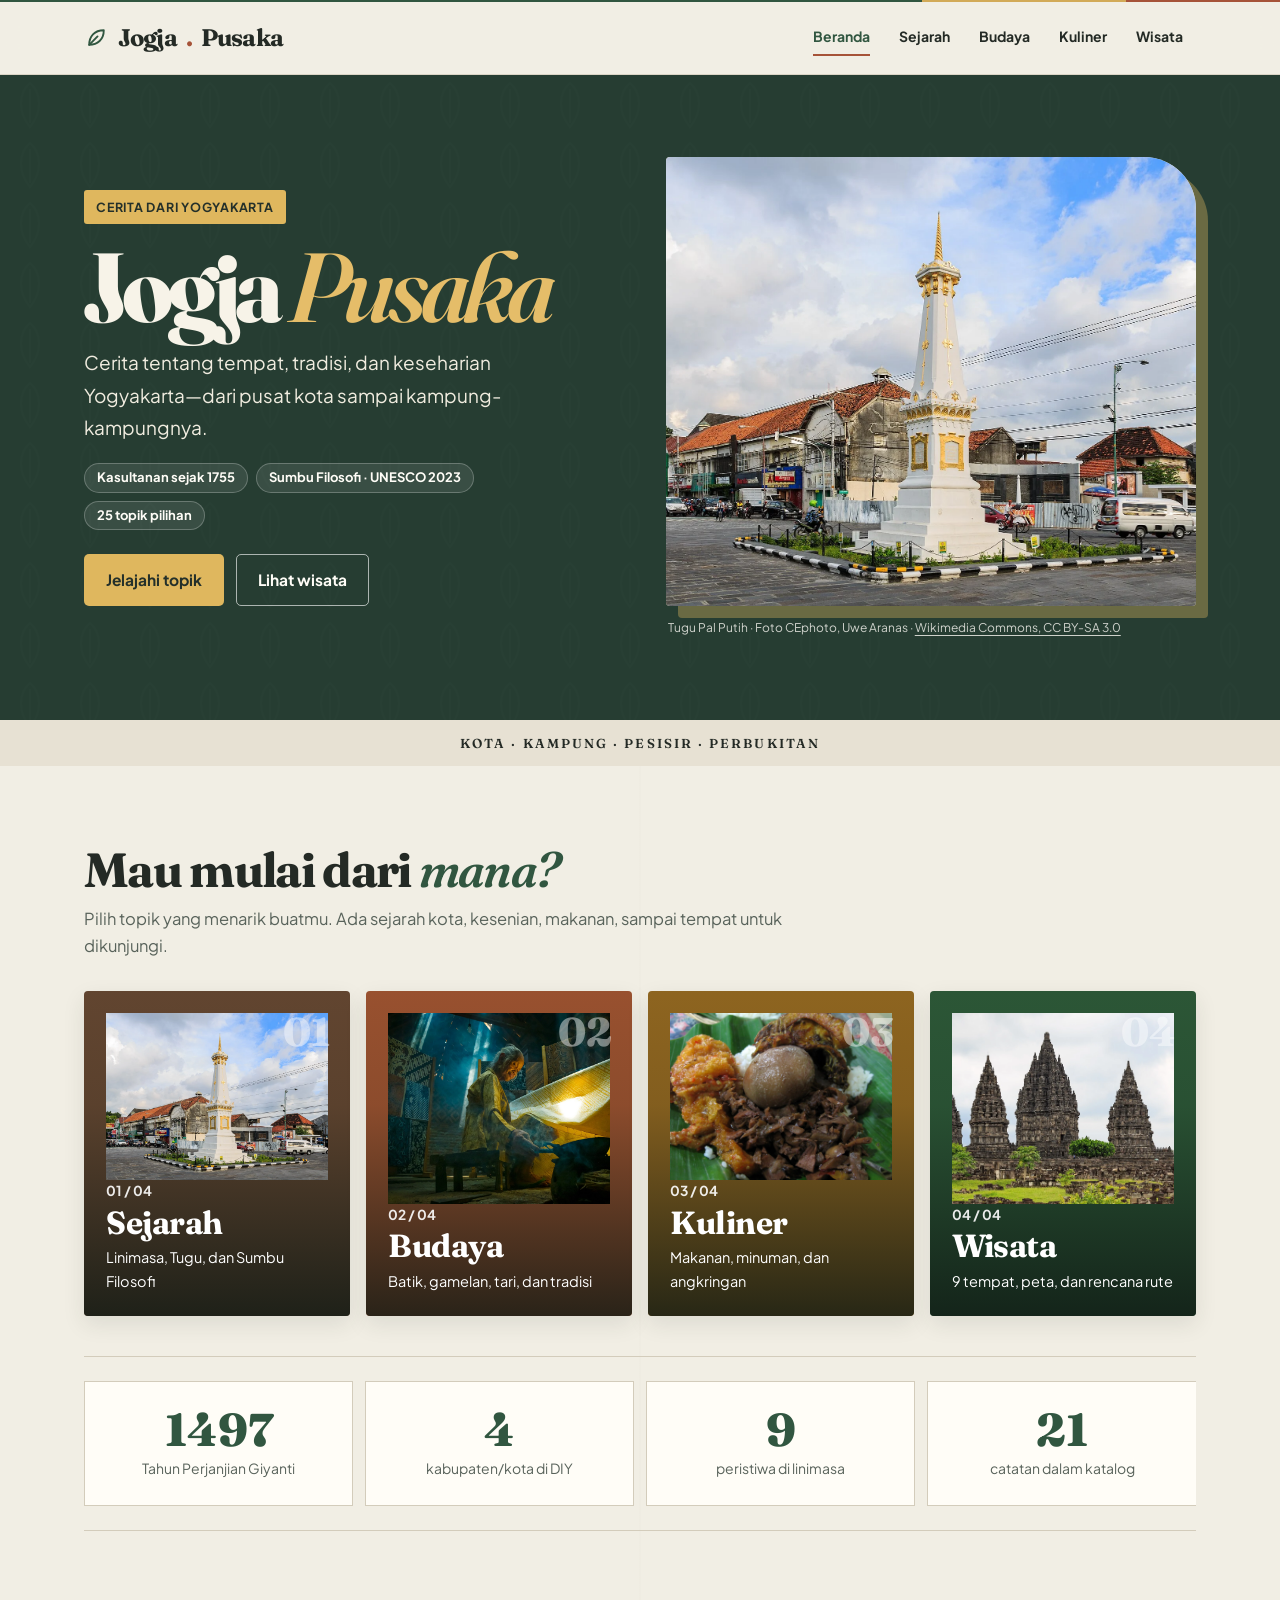
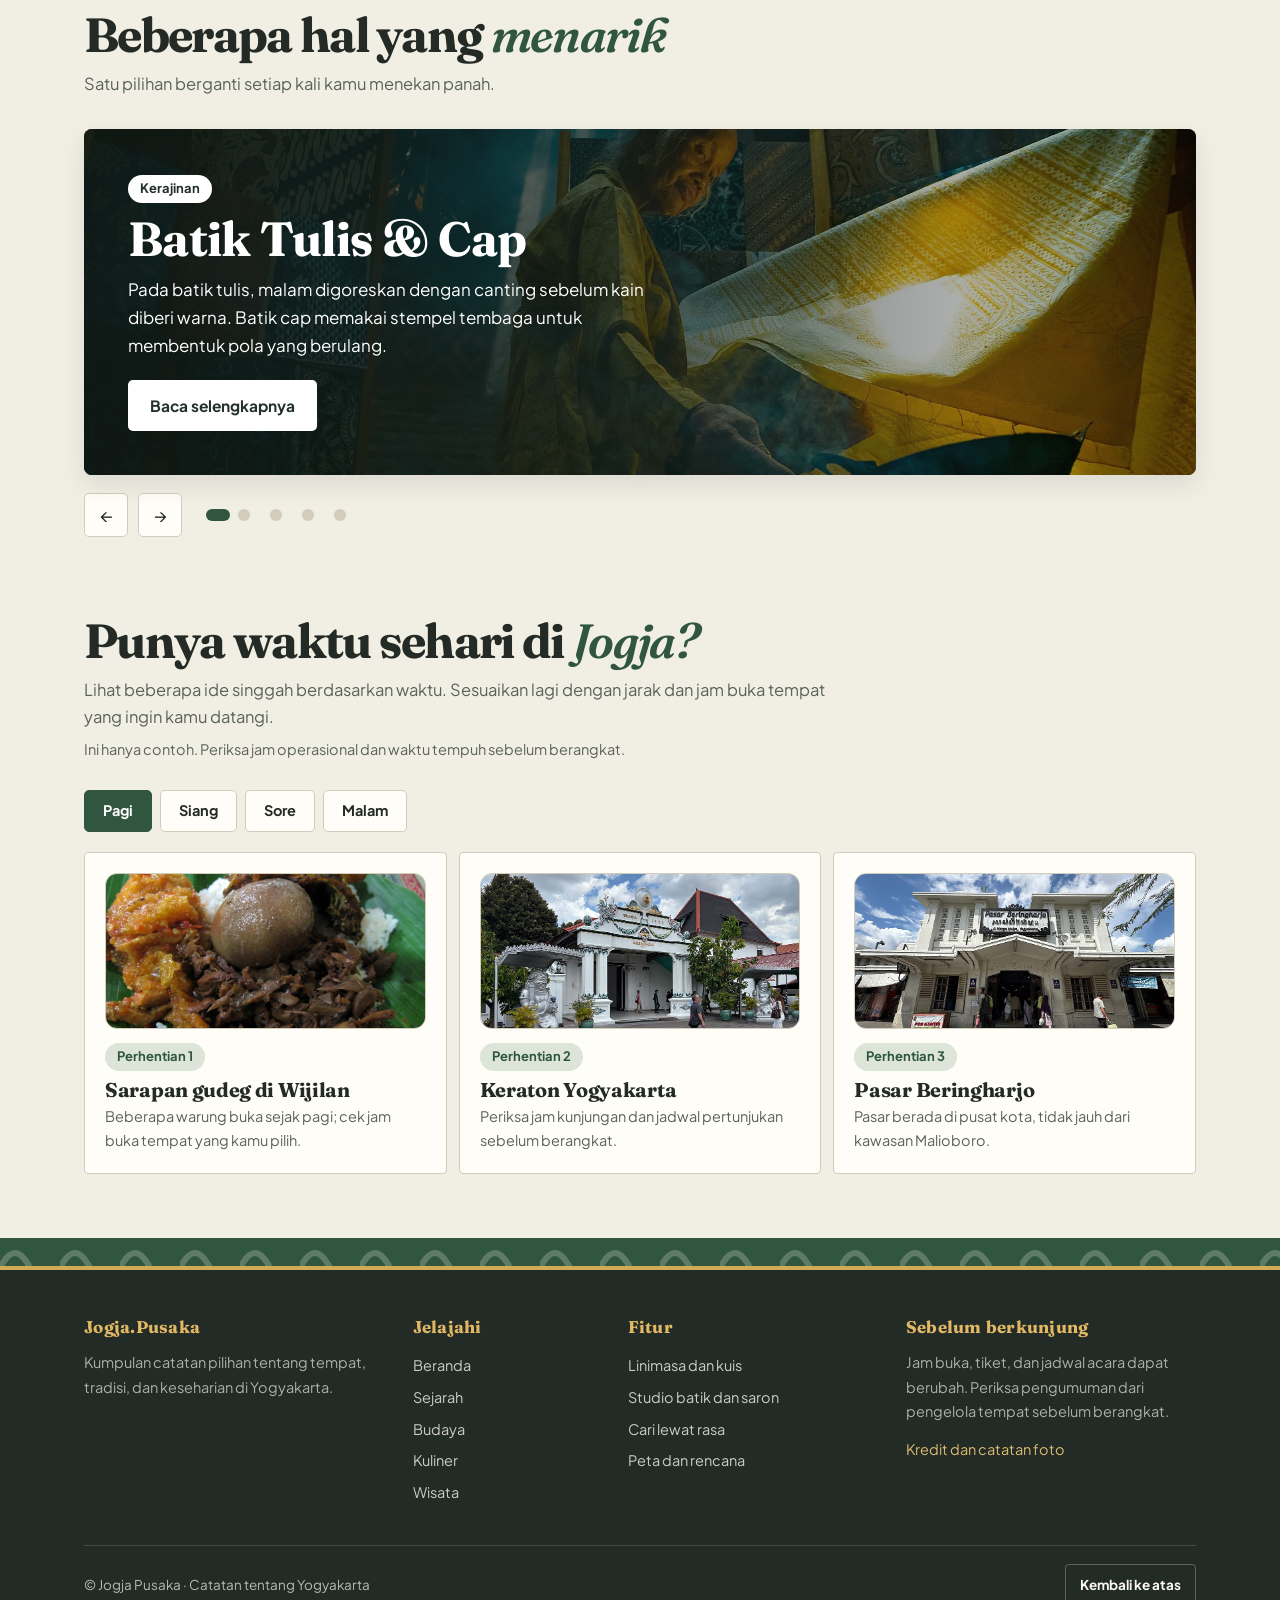
<file: index.html>
<!doctype html>
<html lang="id">
  <head>
    <meta charset="utf-8" />
    <meta name="viewport" content="width=device-width, initial-scale=1" />
    <title>Jogja Pusaka</title>
    <meta
      name="description"
      content="Catatan tentang sejarah, budaya, kuliner, dan wisata di Daerah Istimewa Yogyakarta."
    />
    <meta name="theme-color" content="#2f5d3a" />
    <link rel="icon" href="images/favicon.svg" type="image/svg+xml" />

    <link rel="preconnect" href="https://fonts.googleapis.com" />
    <link rel="preconnect" href="https://fonts.gstatic.com" crossorigin />
    <link
      rel="stylesheet"
      href="https://fonts.googleapis.com/css2?family=Fraunces:ital,opsz,wght@0,9..144,600;0,9..144,700;0,9..144,800;1,9..144,600&family=Plus+Jakarta+Sans:wght@400;500;700&display=swap"
    />
    <link rel="stylesheet" href="css/style.css" />
  </head>
  <body class="home-page">
    <a class="lompat-ke-isi" href="#main">Langsung ke konten</a>
    <div class="garis-gulir" id="scroll-progress"></div>

    <header class="kepala-situs">
      <div class="pembungkus-isi">
        <a class="nama-situs" href="index.html">
          <svg
            viewBox="0 0 24 24"
            fill="none"
            stroke="currentColor"
            stroke-width="1.8"
            stroke-linecap="round"
            stroke-linejoin="round"
            aria-hidden="true"
          >
            <path d="M5 19C5 11 10 5 19 5C19 14 13 19 5 19Z" />
            <path d="M5 19L13 11" />
          </svg>
          Jogja<span>.</span>Pusaka
        </a>

        <nav class="menu-situs" id="site-nav" aria-label="Menu utama">
          <a href="index.html" aria-current="page">Beranda</a>
          <a href="sejarah.html">Sejarah</a>
          <a href="budaya.html">Budaya</a>
          <a href="kuliner.html">Kuliner</a>
          <a href="wisata.html"
            >Wisata<span class="angka-menu" id="plan-badge" hidden>0</span></a
          >
        </nav>

        <div class="kendali-kepala">
          <button
            class="tombol-menu"
            id="menu-toggle"
            type="button"
            aria-expanded="false"
            aria-controls="site-nav"
          >
            Menu
          </button>
        </div>
      </div>
    </header>

    <main id="main" class="halaman">
      <section class="pembuka-utama">
        <div class="corak-pembuka" aria-hidden="true"></div>

        <div class="pembungkus-isi susunan-pembuka">
          <div>
            <span class="tulisan-pembuka"
              >CERITA DARI YOGYAKARTA</span
            >
            <h1>Jogja <em>Pusaka</em></h1>
            <p class="pengantar-pembuka">
              Cerita tentang tempat, tradisi, dan keseharian Yogyakarta—dari
              pusat kota sampai kampung-kampungnya.
            </p>
            <div class="label-pembuka">
              <span class="label-kecil">Kasultanan sejak 1755</span>
              <span class="label-kecil">Sumbu Filosofi · UNESCO 2023</span>
              <span class="label-kecil">25 topik pilihan</span>
            </div>
            <div class="aksi-pembuka">
              <a class="tombol" href="#topik">Jelajahi topik</a>
              <a class="tombol tombol-garis" href="wisata.html">Lihat wisata</a>
            </div>
          </div>

          <div class="gambar-pembuka">
            <div class="gambar-suasana-jogja">
              <img
                class="foto-suasana-jogja"
                src="images/beranda-tugu-jogja-baru.webp"
                alt="Tugu Pal Putih di tengah Kota Yogyakarta pada siang hari."
                fetchpriority="high"
              />
            </div>

            <p class="kredit-foto-hero">
              Tugu Pal Putih · Foto CEphoto, Uwe Aranas ·
              <a href="https://commons.wikimedia.org/wiki/File:Yogyakarta_Indonesia_Tugu-Yogyakarta-02.jpg"
                >Wikimedia Commons, CC BY-SA 3.0</a
              >
            </p>
          </div>
        </div>
      </section>

      <div class="pita-kalimat" aria-label="Cakupan cerita">
        Kota · kampung · pesisir · perbukitan
      </div>

      <div class="pembungkus-isi">
        <section id="topik" aria-labelledby="doors-title">
          <div class="kepala-bagian muncul-saat-digulir">
            <h2 id="doors-title">Mau mulai dari <em>mana?</em></h2>
            <p>
              Pilih topik yang menarik buatmu. Ada sejarah kota, kesenian,
              makanan, sampai tempat untuk dikunjungi.
            </p>
          </div>
          <div class="deret-pintu muncul-saat-digulir" id="doors"></div>
        </section>

        <section
          class="angka-statistik muncul-saat-digulir"
          aria-label="Jogja dalam angka"
        >
          <div class="angka-sorotan">
            <strong data-count="1755">0</strong>
            <span>Tahun Perjanjian Giyanti</span>
          </div>
          <div class="angka-sorotan">
            <strong data-count="5">0</strong>
            <span>kabupaten/kota di DIY</span>
          </div>
          <div class="angka-sorotan">
            <strong data-count="10">0</strong>
            <span>peristiwa di linimasa</span>
          </div>
          <div class="angka-sorotan">
            <strong id="topic-count" data-count="25">0</strong>
            <span>catatan dalam katalog</span>
          </div>
        </section>

        <section aria-labelledby="highlight-title">
          <div class="kepala-bagian muncul-saat-digulir">
            <h2 id="highlight-title">Beberapa hal yang <em>menarik</em></h2>
            <p>
              Satu pilihan berganti setiap kali kamu menekan panah.
            </p>
          </div>
          <div
            class="sorotan-bergilir muncul-saat-digulir"
            id="carousel"
            aria-live="polite"
          ></div>
          <div class="kendali-sorotan">
            <button
              class="panah-sorotan"
              id="carousel-prev"
              type="button"
              aria-label="Sorotan sebelumnya"
            >
              &larr;
            </button>
            <button
              class="panah-sorotan"
              id="carousel-next"
              type="button"
              aria-label="Sorotan berikutnya"
            >
              &rarr;
            </button>
            <div class="titik-sorotan" id="carousel-dots"></div>
          </div>
        </section>

        <section aria-labelledby="day-title">
          <div class="kepala-bagian muncul-saat-digulir">
            <h2 id="day-title">Punya waktu sehari di <em>Jogja?</em></h2>
            <p>
              Lihat beberapa ide singgah berdasarkan waktu. Sesuaikan lagi
              dengan jarak dan jam buka tempat yang ingin kamu datangi.
            </p>
            <p class="catatan-kecil">
              Ini hanya contoh. Periksa jam operasional dan waktu tempuh sebelum berangkat.
            </p>
          </div>
          <div
            class="pilihan-lajur"
            id="day-tabs"
            role="tablist"
            aria-label="Pilih waktu"
          ></div>
          <div
            class="rencana-sehari"
            id="day-plan"
            role="tabpanel"
            aria-live="polite"
          ></div>
        </section>
      </div>
    </main>

    <!-- Dialog detail, isinya diisi oleh common.js -->
    <dialog
      class="jendela-cerita"
      id="detail-dialog"
      aria-labelledby="detail-title"
    >
      <div class="sampul-jendela" id="detail-cover">
        <button class="tutup-jendela" id="detail-close" type="button">
          Tutup
        </button>
      </div>
      <div class="isi-jendela">
        <span class="label-kecil" id="detail-category"></span>
        <h3 id="detail-title"></h3>
        <p id="detail-description"></p>
        <ul id="detail-facts"></ul>
        <div class="daftar-label" id="detail-tags"></div>
        <div class="ukuran-rasa" id="detail-taste"></div>
        <p>
          <strong id="detail-place-label"></strong>
          <span id="detail-place"></span>
        </p>
        <button class="tombol" id="detail-plan-button" type="button" hidden>
          Tambah ke rencana
        </button>
      </div>
    </dialog>

    <div class="pita-bawah" aria-hidden="true"></div>

    <footer class="kaki-situs">
      <div class="pembungkus-isi">
        <div class="susunan-bawah">
          <div class="tentang-situs">
            <h3>Jogja.Pusaka</h3>
            <p>
              Kumpulan catatan pilihan tentang tempat, tradisi, dan keseharian
              di Yogyakarta.
            </p>
          </div>

          <div>
            <h3>Jelajahi</h3>
            <a href="index.html">Beranda</a>
            <a href="sejarah.html">Sejarah</a>
            <a href="budaya.html">Budaya</a>
            <a href="kuliner.html">Kuliner</a>
            <a href="wisata.html">Wisata</a>
          </div>

          <div>
            <h3>Fitur</h3>
            <a href="sejarah.html#timeline">Linimasa dan kuis</a>
            <a href="budaya.html#studio-title">Studio batik dan saron</a>
            <a href="kuliner.html#taste-title">Cari lewat rasa</a>
            <a href="wisata.html#map-title">Peta dan rencana</a>
          </div>

          <div class="catatan-pengunjung">
            <h3>Sebelum berkunjung</h3>
            <p>
              Jam buka, tiket, dan jadwal acara dapat berubah. Periksa
              pengumuman dari pengelola tempat sebelum berangkat.
            </p>
            <a href="images/README.txt">Kredit dan catatan foto</a>
          </div>
        </div>

        <div class="catatan-paling-bawah">
          <span
            >© Jogja Pusaka · Catatan tentang Yogyakarta</span
          >
          <button type="button" id="back-to-top">Kembali ke atas</button>
        </div>
      </div>
    </footer>

    <script src="js/data.js"></script>
    <script src="js/common.js"></script>
    <script src="js/beranda.js"></script>
  </body>
</html>
</file>
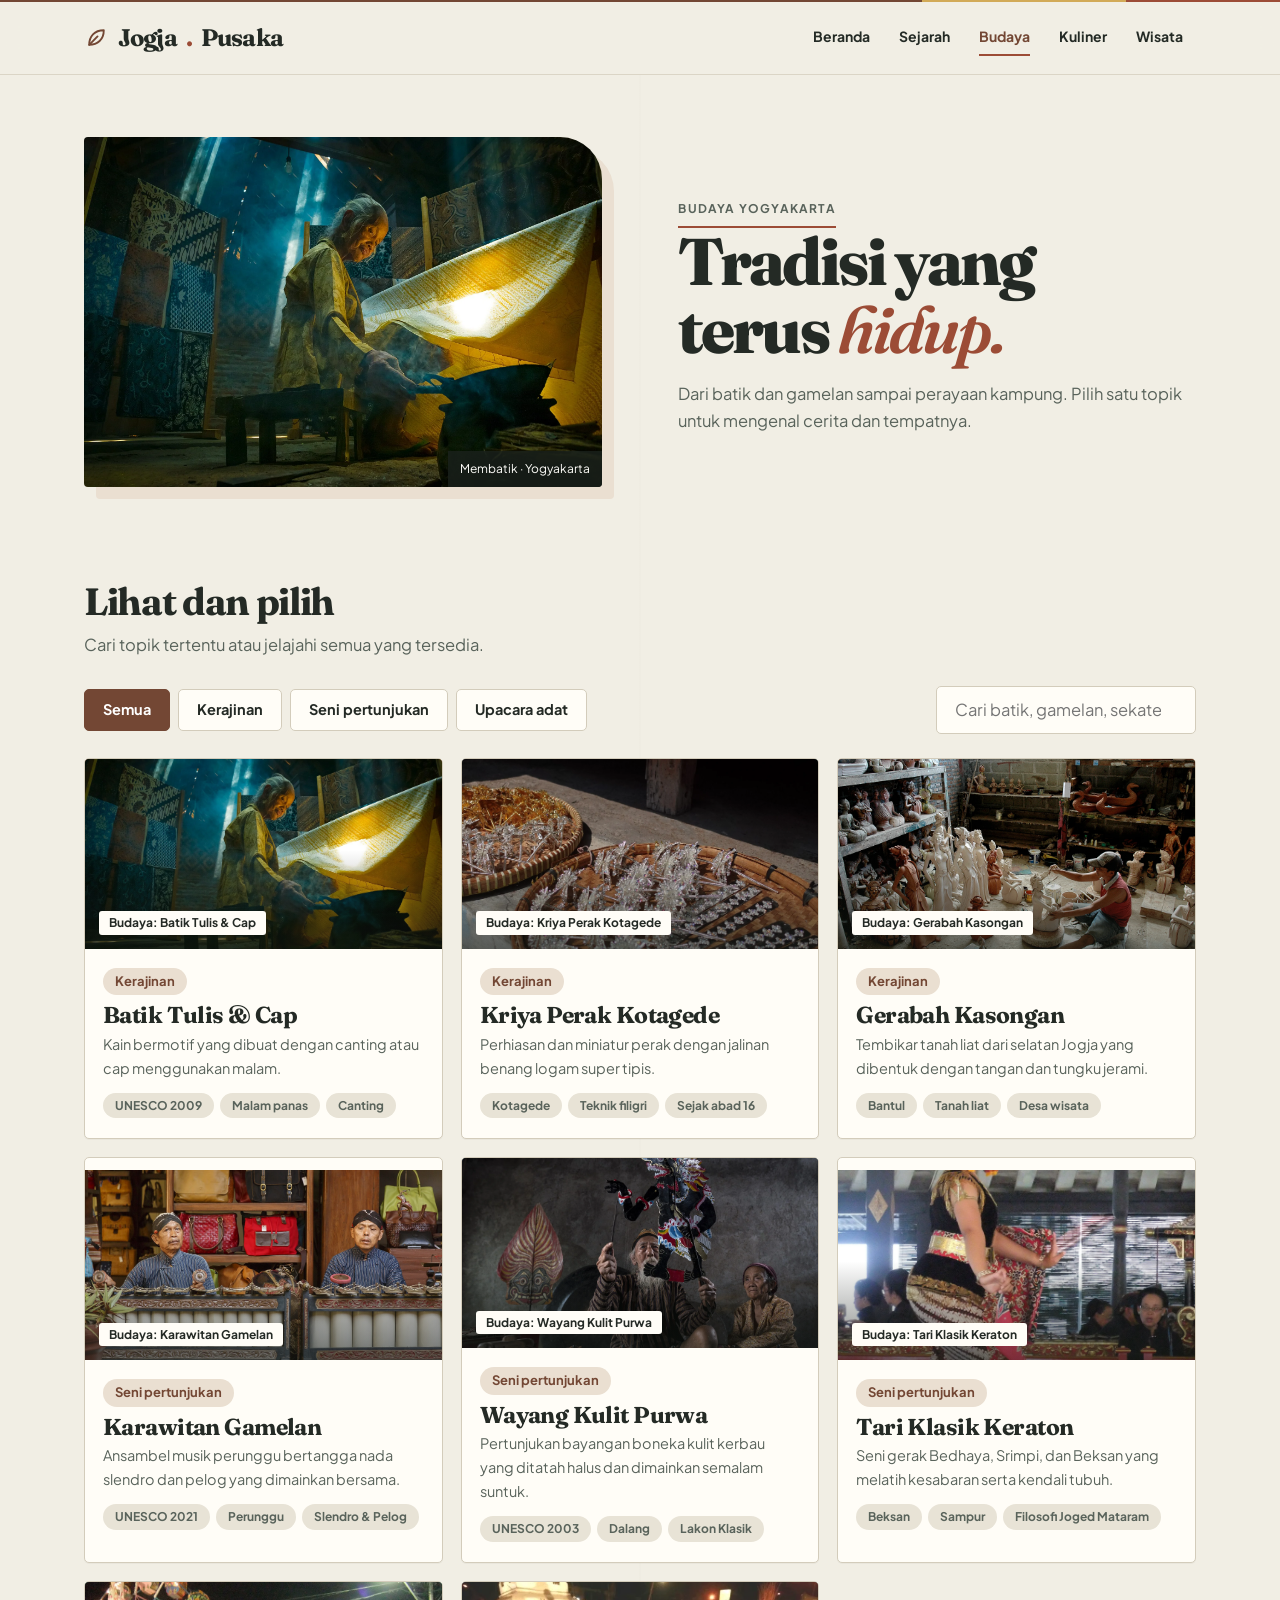
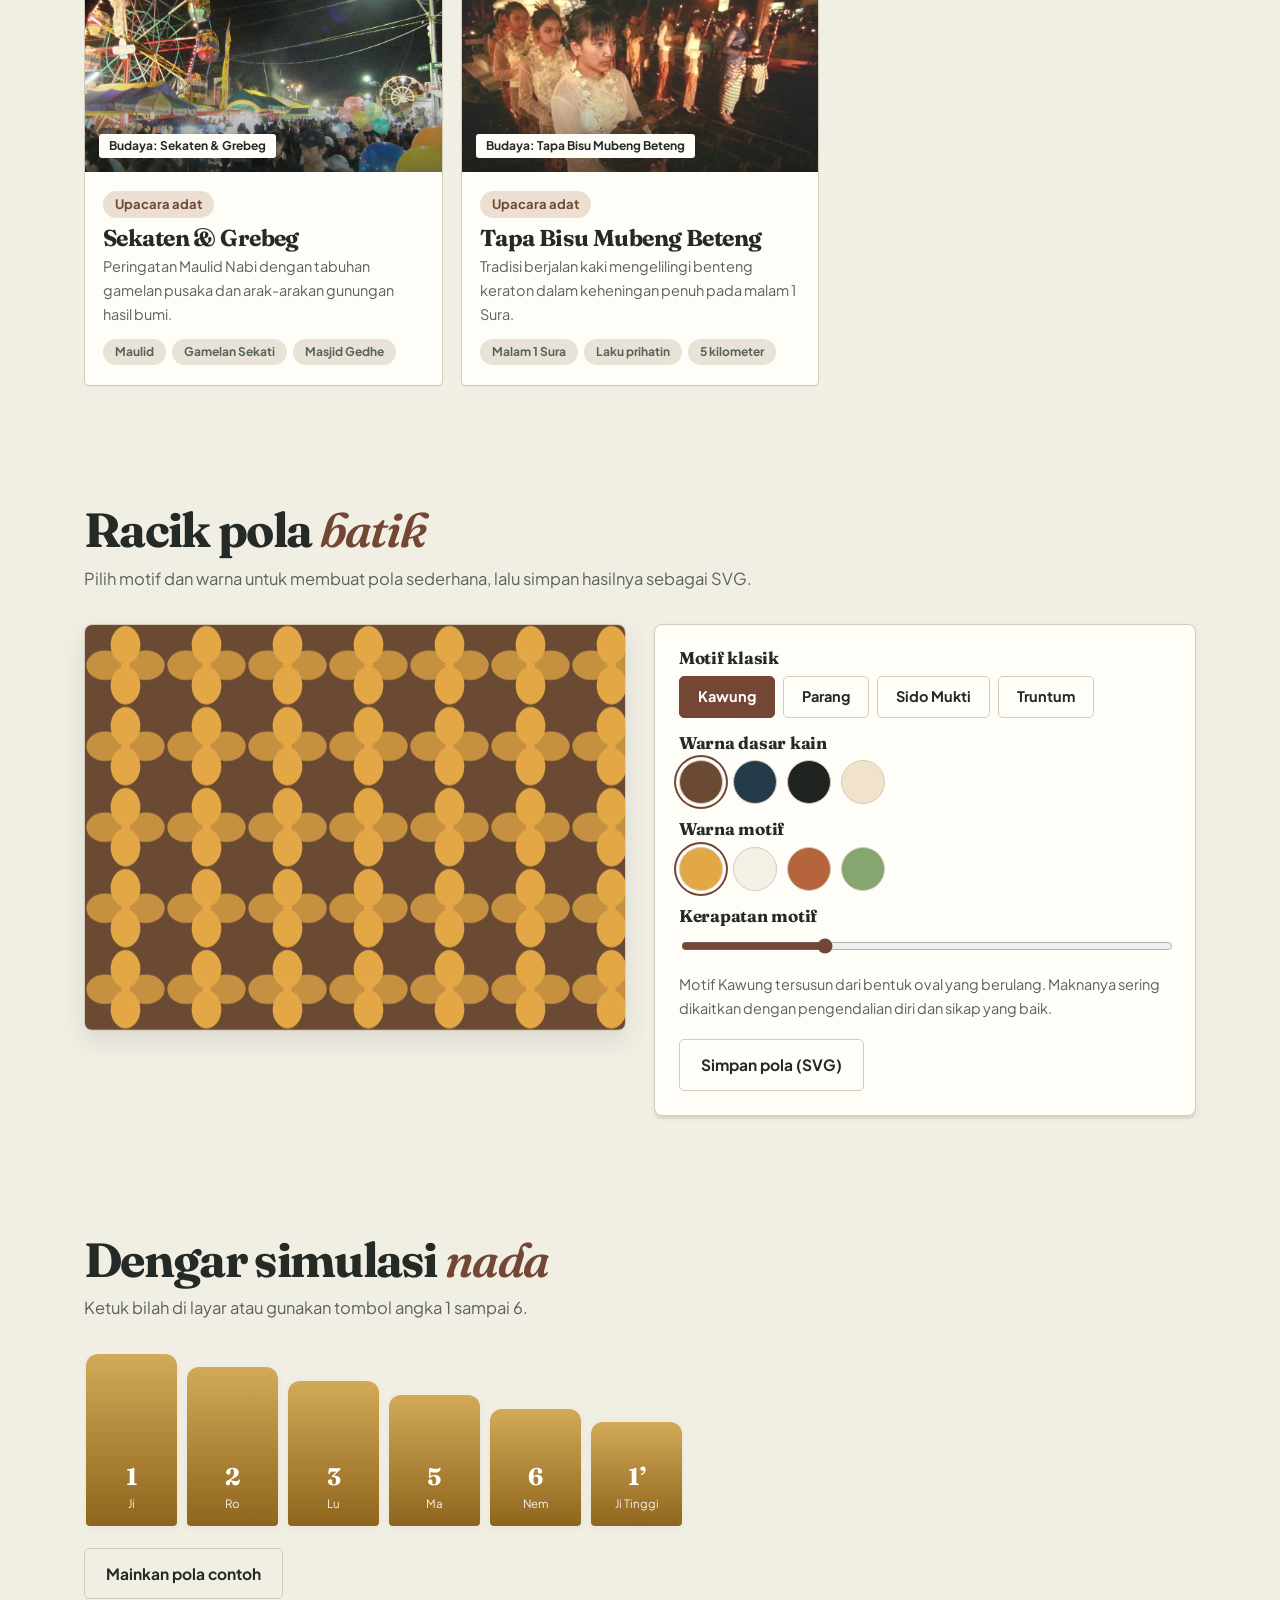
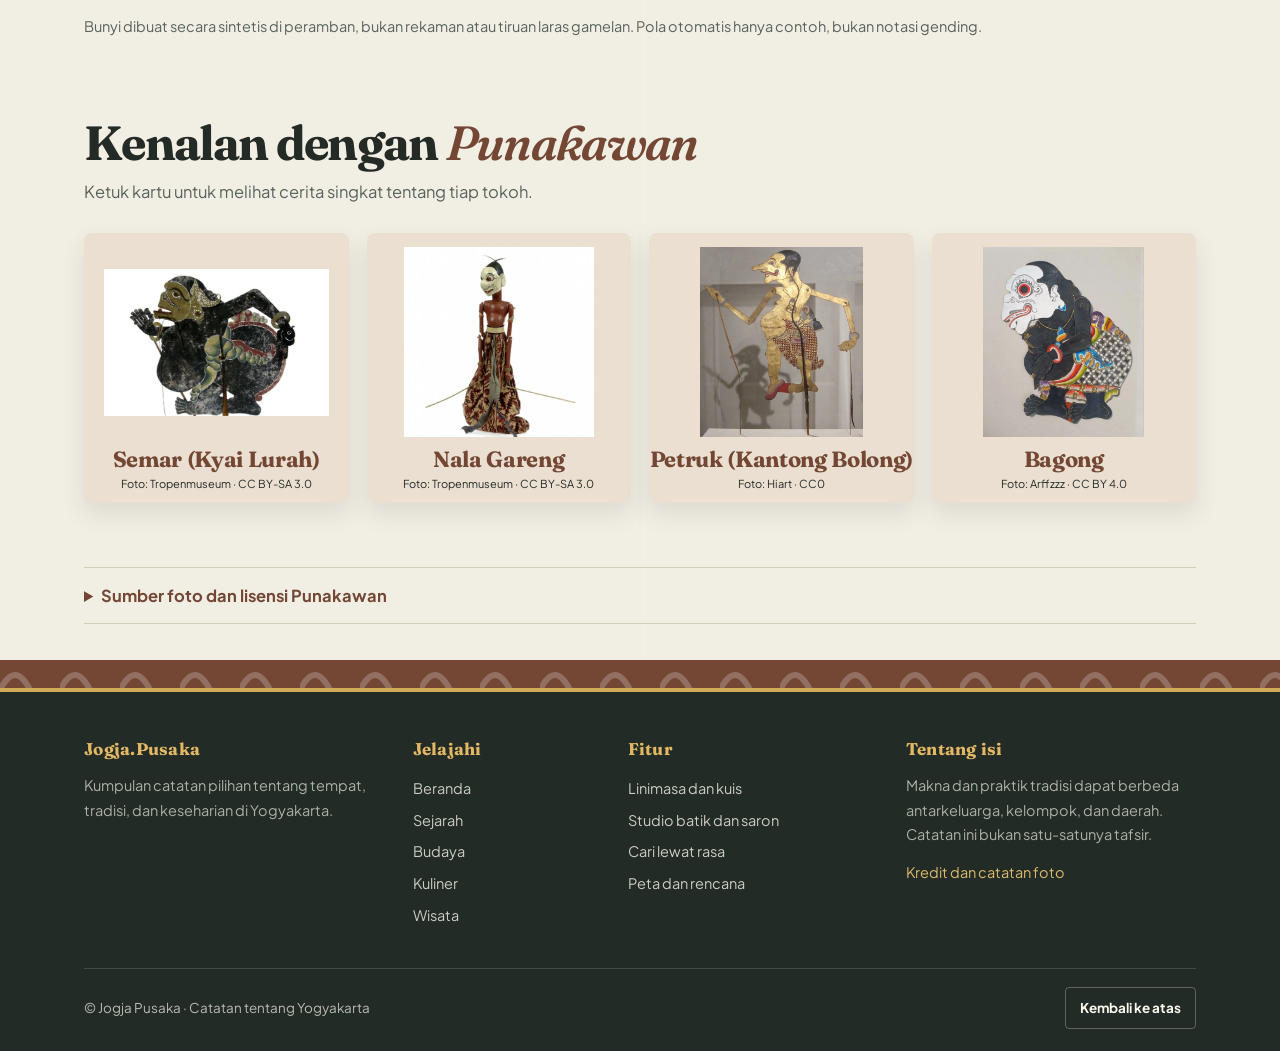
<file: budaya.html>
<!doctype html>
<html lang="id">
  <head>
    <meta charset="utf-8" />
    <meta name="viewport" content="width=device-width, initial-scale=1" />
    <title>Budaya | Jogja Pusaka</title>
    <meta name="description" content="Kerajinan, seni pertunjukan, dan upacara adat Yogyakarta." />
    <meta name="theme-color" content="#2f5d3a" />
    <link rel="icon" href="images/favicon.svg" type="image/svg+xml" />

    <link rel="preconnect" href="https://fonts.googleapis.com" />
    <link rel="preconnect" href="https://fonts.gstatic.com" crossorigin />
    <link
      rel="stylesheet"
      href="https://fonts.googleapis.com/css2?family=Fraunces:ital,opsz,wght@0,9..144,600;0,9..144,700;0,9..144,800;1,9..144,600&family=Plus+Jakarta+Sans:wght@400;500;700&display=swap"
    />
    <link rel="stylesheet" href="css/style.css" />

  </head>
  <body class="budaya-page">
    <a class="lompat-ke-isi" href="#main">Langsung ke konten</a>
    <div class="garis-gulir" id="scroll-progress"></div>

    <header class="kepala-situs">
      <div class="pembungkus-isi">
        <a class="nama-situs" href="index.html">
          <svg viewBox="0 0 24 24" fill="none" stroke="currentColor" stroke-width="1.8"
            stroke-linecap="round" stroke-linejoin="round" aria-hidden="true">
            <path d="M5 19C5 11 10 5 19 5C19 14 13 19 5 19Z" />
            <path d="M5 19L13 11" />
          </svg>
          Jogja<span>.</span>Pusaka
        </a>

        <nav class="menu-situs" id="site-nav" aria-label="Menu utama">
          <a href="index.html">Beranda</a>
          <a href="sejarah.html">Sejarah</a>
          <a href="budaya.html" aria-current="page">Budaya</a>
          <a href="kuliner.html">Kuliner</a>
          <a href="wisata.html">Wisata<span class="angka-menu" id="plan-badge" hidden>0</span></a>
        </nav>

        <div class="kendali-kepala">
          <button class="tombol-menu" id="menu-toggle" type="button"
            aria-expanded="false" aria-controls="site-nav">Menu</button>
        </div>
      </div>
    </header>

    <main id="main" class="halaman">
      <div class="pembungkus-isi">
        <header class="kepala-halaman kepala-visual">
          <div class="teks-kepala-visual">
            <p class="label-halaman">Budaya Yogyakarta</p>
            <h1>Tradisi yang terus <em>hidup.</em></h1>
            <p>
              Dari batik dan gamelan sampai perayaan kampung. Pilih satu topik
              untuk mengenal cerita dan tempatnya.
            </p>
          </div>
          <figure class="foto-kepala-halaman">
            <img src="images/budaya-batik-baru.webp"
              alt="Perajin sedang membatik dengan canting" fetchpriority="high" />
            <figcaption>Membatik · Yogyakarta</figcaption>
          </figure>
        </header>

        <section aria-labelledby="daftar-budaya-title">
          <div class="kepala-bagian kepala-daftar">
            <h2 id="daftar-budaya-title">Lihat dan pilih</h2>
            <p>Cari topik tertentu atau jelajahi semua yang tersedia.</p>
          </div>
          <div class="bilah-perkakas">
            <div class="saringan-topik" id="budaya-filter" role="group" aria-label="Saring kategori budaya"></div>
            <input class="kolom-pencarian" type="search" id="budaya-search"
              placeholder="Cari batik, gamelan, sekaten..." aria-label="Cari topik budaya" />
          </div>
          <div class="jajaran-catatan" id="budaya-grid"></div>
          <p class="pesan-tidak-ketemu" id="budaya-empty" hidden>Tidak ditemukan catatan budaya dengan kata kunci tersebut.</p>
        </section>

        <section aria-labelledby="studio-title">
          <div class="kepala-bagian muncul-saat-digulir">
            <h2 id="studio-title">Racik pola <em>batik</em></h2>
            <p>Pilih motif dan warna untuk membuat pola sederhana, lalu simpan hasilnya sebagai SVG.</p>
          </div>
          <div class="ruang-batik muncul-saat-digulir">
            <div class="kain-batik" id="batik-canvas" role="img" aria-label="Pratinjau kain batik"></div>
            <div class="kotak-isi alat-batik">
              <h4>Motif klasik</h4>
              <div
                class="pilihan-lajur"
                id="motif-tabs"
                role="group"
                aria-label="Pilih motif batik"
              ></div>

              <h4>Warna dasar kain</h4>
              <div class="bulatan-warna" id="fabric-colors"></div>

              <h4>Warna motif</h4>
              <div class="bulatan-warna" id="motif-colors"></div>

              <h4><label for="motif-size">Kerapatan motif</label></h4>
              <input type="range" id="motif-size" min="60" max="200" value="100" />

              <p class="kisah-motif" id="batik-note" aria-live="polite"></p>
              <button class="tombol tombol-garis" id="batik-download" type="button">Simpan pola (SVG)</button>
            </div>
          </div>
        </section>

        <section aria-labelledby="saron-title">
          <div class="kepala-bagian muncul-saat-digulir">
            <h2 id="saron-title">Dengar simulasi <em>nada</em></h2>
            <p>Ketuk bilah di layar atau gunakan tombol angka 1 sampai 6.</p>
          </div>
          <div class="bilah-saron" id="saron" role="group" aria-label="Bilah saron"></div>
          <div class="aksi-saron">
            <button class="tombol tombol-garis" id="saron-song" type="button">Mainkan pola contoh</button>
          </div>
          <p class="catatan-kecil" id="saron-note">
            Bunyi dibuat secara sintetis di peramban, bukan rekaman atau tiruan
            laras gamelan. Pola otomatis hanya contoh, bukan notasi gending.
          </p>
          <p class="catatan-kecil" id="saron-status" aria-live="polite"></p>
        </section>

        <section aria-labelledby="punakawan-title">
          <div class="kepala-bagian muncul-saat-digulir">
            <h2 id="punakawan-title">Kenalan dengan <em>Punakawan</em></h2>
            <p>Ketuk kartu untuk melihat cerita singkat tentang tiap tokoh.</p>
          </div>
          <div class="jajaran-punakawan" id="punakawan"></div>
          <details class="kredit-foto">
            <summary>Sumber foto dan lisensi Punakawan</summary>
            <ul>
              <li>Semar — Tropenmuseum, <a href="https://commons.wikimedia.org/wiki/File:COLLECTIE_TROPENMUSEUM_Wajang_kulit_pop_voorstellende_Semar_TMnr_8-251.jpg" target="_blank" rel="noopener noreferrer">sumber foto</a>, <a href="https://creativecommons.org/licenses/by-sa/3.0/" target="_blank" rel="noopener noreferrer">CC BY-SA 3.0</a>.</li>
              <li>Nala Gareng — Tropenmuseum, <a href="https://commons.wikimedia.org/wiki/File:COLLECTIE_TROPENMUSEUM_Houten_wajangpop_voorstellende_Nala_Gareng_TMnr_8-76.jpg" target="_blank" rel="noopener noreferrer">sumber foto</a>, <a href="https://creativecommons.org/licenses/by-sa/3.0/" target="_blank" rel="noopener noreferrer">CC BY-SA 3.0</a>.</li>
              <li>Petruk — Hiart, <a href="https://commons.wikimedia.org/wiki/File:Wayang_Kulit_puppet_from_Indonesia,_Petruk,_second_son_of_Semar,_HMA.jpg" target="_blank" rel="noopener noreferrer">sumber foto</a>, <a href="https://creativecommons.org/publicdomain/zero/1.0/" target="_blank" rel="noopener noreferrer">CC0</a>.</li>
              <li>Bagong — Arffzzz, <a href="https://commons.wikimedia.org/wiki/File:Wayang_Bagong.jpg" target="_blank" rel="noopener noreferrer">sumber foto</a>, <a href="https://creativecommons.org/licenses/by/4.0/" target="_blank" rel="noopener noreferrer">CC BY 4.0</a>.</li>
            </ul>
          </details>
        </section>
      </div>
    </main>

    <!-- Dialog detail, isinya diisi oleh common.js -->
    <dialog class="jendela-cerita" id="detail-dialog" aria-labelledby="detail-title">
      <div class="sampul-jendela" id="detail-cover">
        <button class="tutup-jendela" id="detail-close" type="button">Tutup</button>
      </div>
      <div class="isi-jendela">
        <span class="label-kecil" id="detail-category"></span>
        <h3 id="detail-title"></h3>
        <p id="detail-description"></p>
        <ul id="detail-facts"></ul>
        <div class="daftar-label" id="detail-tags"></div>
        <div class="ukuran-rasa" id="detail-taste"></div>
        <p><strong id="detail-place-label"></strong> <span id="detail-place"></span></p>
        <button class="tombol" id="detail-plan-button" type="button" hidden>Tambah ke rencana</button>
      </div>
    </dialog>

    <div class="pita-bawah" aria-hidden="true"></div>

    <footer class="kaki-situs">
      <div class="pembungkus-isi">
        <div class="susunan-bawah">
          <div class="tentang-situs">
            <h3>Jogja.Pusaka</h3>
            <p>
              Kumpulan catatan pilihan tentang tempat, tradisi, dan keseharian
              di Yogyakarta.
            </p>
          </div>

          <div>
            <h3>Jelajahi</h3>
            <a href="index.html">Beranda</a>
            <a href="sejarah.html">Sejarah</a>
            <a href="budaya.html">Budaya</a>
            <a href="kuliner.html">Kuliner</a>
            <a href="wisata.html">Wisata</a>
          </div>

          <div>
            <h3>Fitur</h3>
            <a href="sejarah.html#timeline">Linimasa dan kuis</a>
            <a href="budaya.html#studio-title">Studio batik dan saron</a>
            <a href="kuliner.html#taste-title">Cari lewat rasa</a>
            <a href="wisata.html#map-title">Peta dan rencana</a>
          </div>

          <div class="catatan-pengunjung">
            <h3>Tentang isi</h3>
            <p>
              Makna dan praktik tradisi dapat berbeda antarkeluarga, kelompok,
              dan daerah. Catatan ini bukan satu-satunya tafsir.
            </p>
            <a href="images/README.txt">Kredit dan catatan foto</a>
          </div>
        </div>

        <div class="catatan-paling-bawah">
          <span>© Jogja Pusaka · Catatan tentang Yogyakarta</span>
          <button type="button" id="back-to-top">Kembali ke atas</button>
        </div>
      </div>
    </footer>

    <script src="js/data.js"></script>
    <script src="js/common.js"></script>
    <script src="js/budaya.js"></script>
  </body>
</html>
</file>
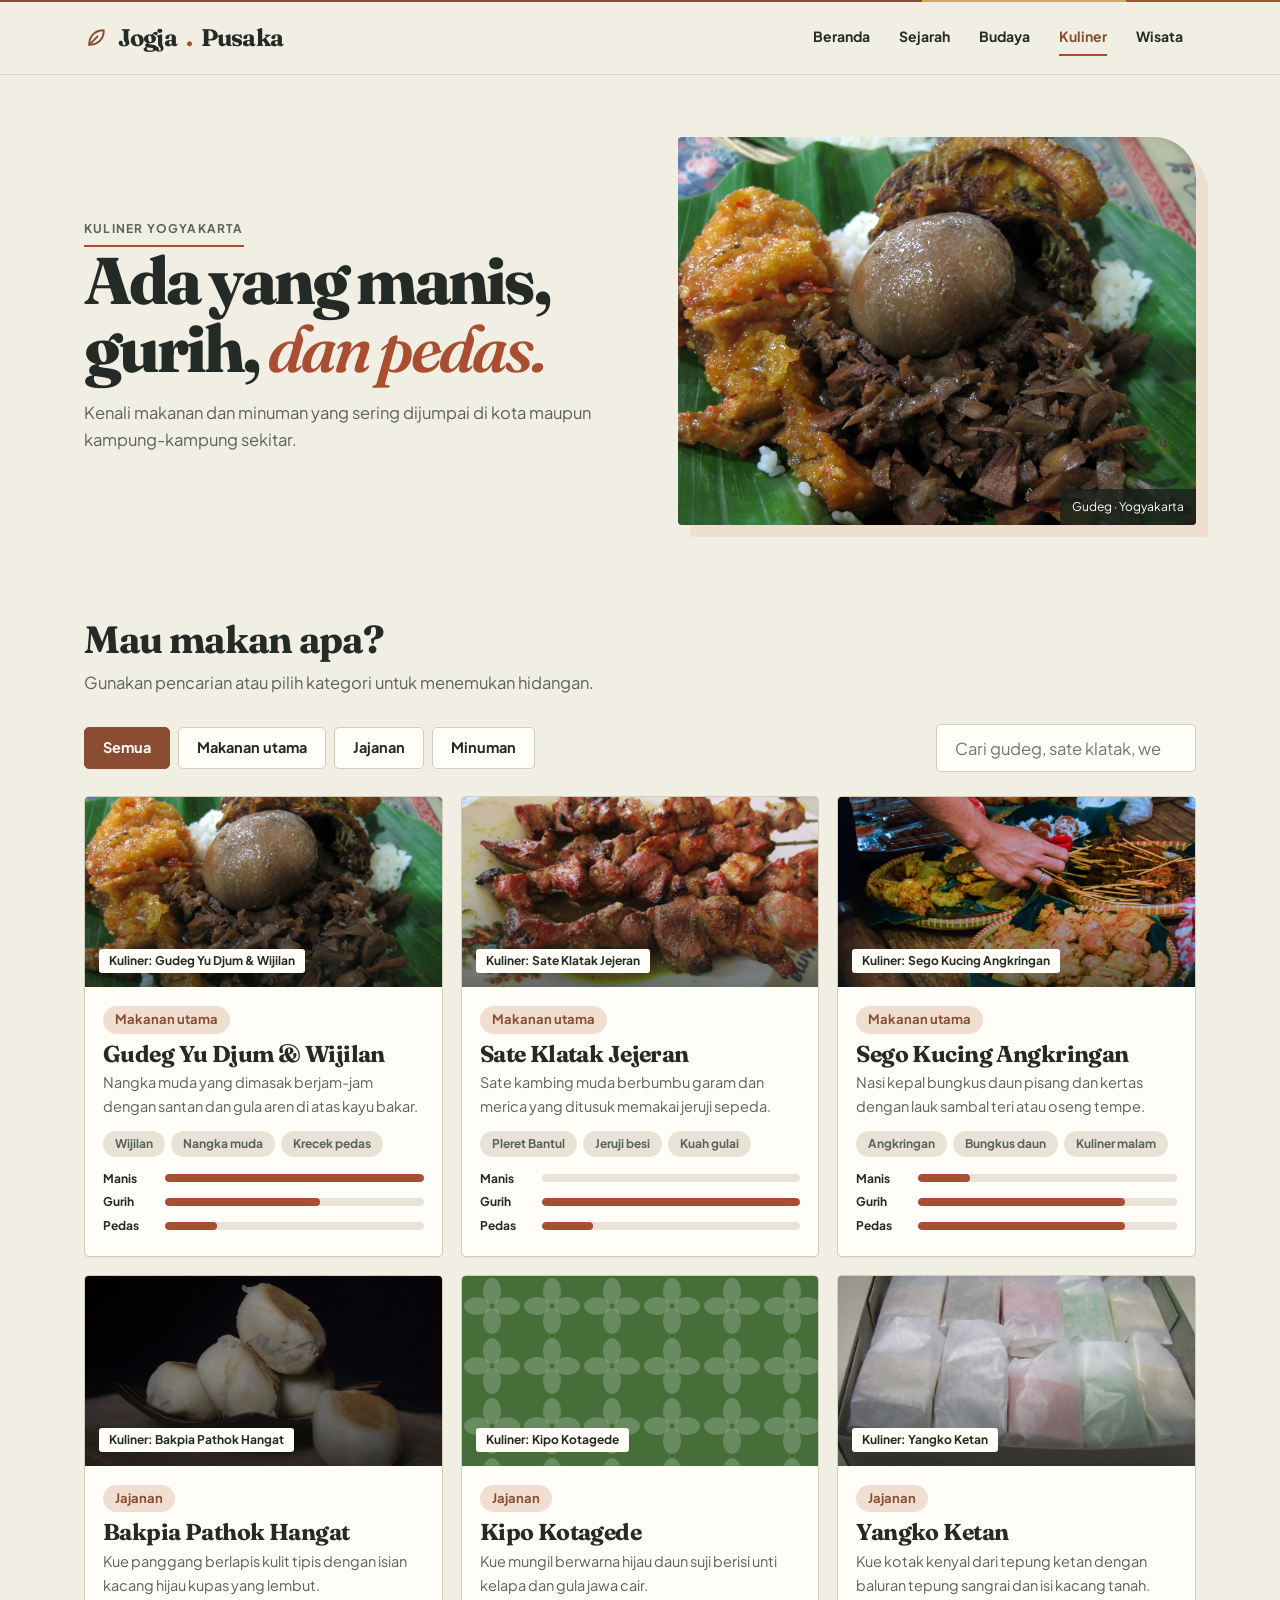
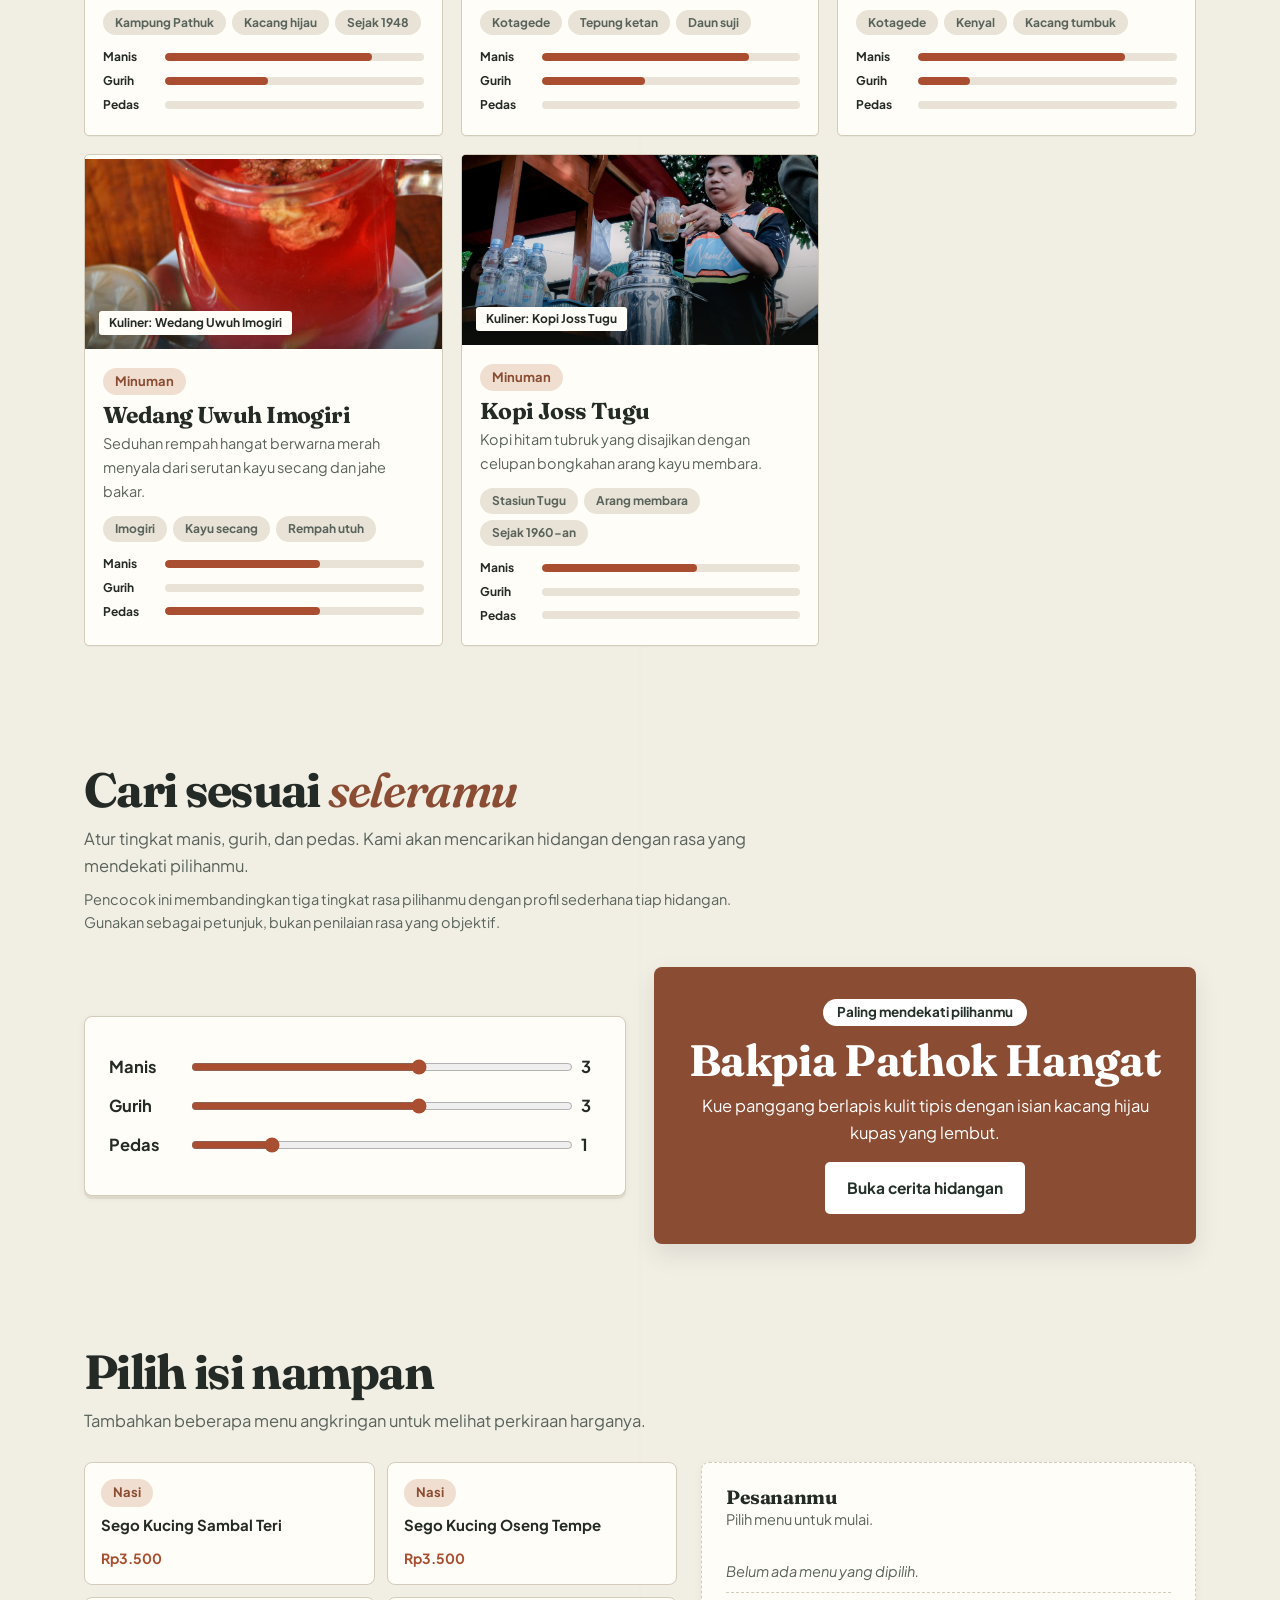
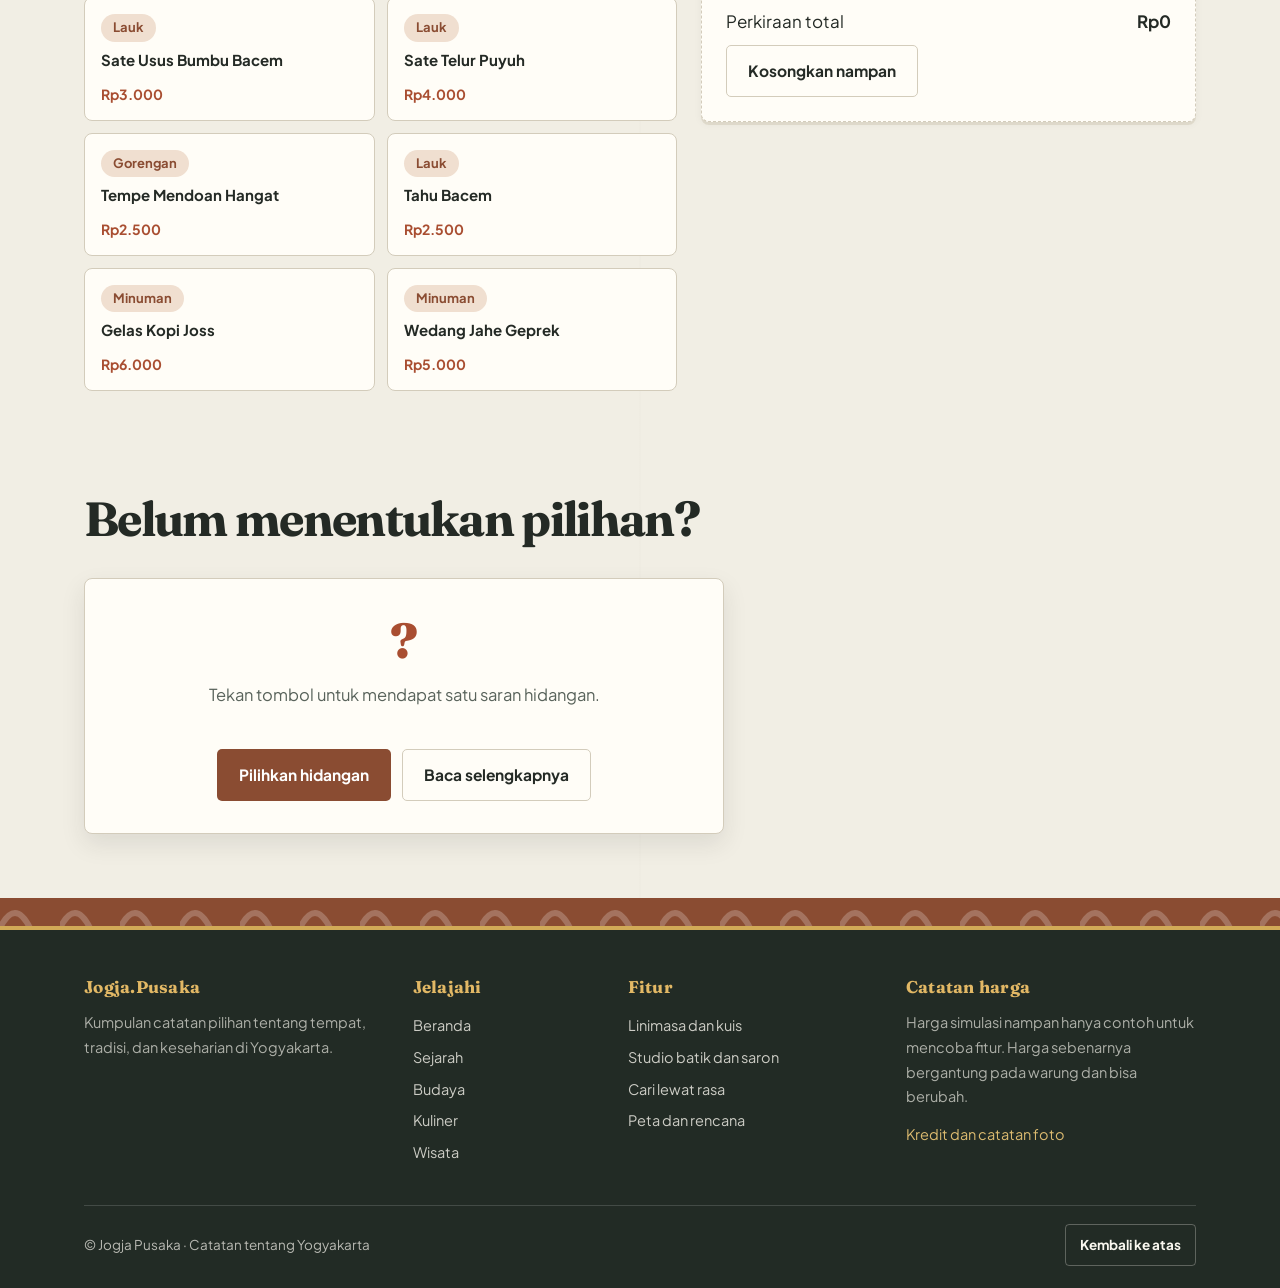
<file: kuliner.html>
<!doctype html>
<html lang="id">
  <head>
    <meta charset="utf-8" />
    <meta name="viewport" content="width=device-width, initial-scale=1" />
    <title>Kuliner | Jogja Pusaka</title>
    <meta name="description" content="Hidangan legendaris Yogyakarta beserta kampung asal dan ukuran rasanya." />
    <meta name="theme-color" content="#2f5d3a" />
    <link rel="icon" href="images/favicon.svg" type="image/svg+xml" />

    <link rel="preconnect" href="https://fonts.googleapis.com" />
    <link rel="preconnect" href="https://fonts.gstatic.com" crossorigin />
    <link
      rel="stylesheet"
      href="https://fonts.googleapis.com/css2?family=Fraunces:ital,opsz,wght@0,9..144,600;0,9..144,700;0,9..144,800;1,9..144,600&family=Plus+Jakarta+Sans:wght@400;500;700&display=swap"
    />
    <link rel="stylesheet" href="css/style.css" />

  </head>
  <body class="kuliner-page">
    <a class="lompat-ke-isi" href="#main">Langsung ke konten</a>
    <div class="garis-gulir" id="scroll-progress"></div>

    <header class="kepala-situs">
      <div class="pembungkus-isi">
        <a class="nama-situs" href="index.html">
          <svg viewBox="0 0 24 24" fill="none" stroke="currentColor" stroke-width="1.8"
            stroke-linecap="round" stroke-linejoin="round" aria-hidden="true">
            <path d="M5 19C5 11 10 5 19 5C19 14 13 19 5 19Z" />
            <path d="M5 19L13 11" />
          </svg>
          Jogja<span>.</span>Pusaka
        </a>

        <nav class="menu-situs" id="site-nav" aria-label="Menu utama">
          <a href="index.html">Beranda</a>
          <a href="sejarah.html">Sejarah</a>
          <a href="budaya.html">Budaya</a>
          <a href="kuliner.html" aria-current="page">Kuliner</a>
          <a href="wisata.html">Wisata<span class="angka-menu" id="plan-badge" hidden>0</span></a>
        </nav>

        <div class="kendali-kepala">
          <button class="tombol-menu" id="menu-toggle" type="button"
            aria-expanded="false" aria-controls="site-nav">Menu</button>
        </div>
      </div>
    </header>

    <main id="main" class="halaman">
      <div class="pembungkus-isi">
        <header class="kepala-halaman kepala-visual">
          <div class="teks-kepala-visual">
            <p class="label-halaman">Kuliner Yogyakarta</p>
            <h1>Ada yang manis, gurih, <em>dan pedas.</em></h1>
            <p>
              Kenali makanan dan minuman yang sering dijumpai di kota maupun
              kampung-kampung sekitar.
            </p>
          </div>
          <figure class="foto-kepala-halaman">
            <img src="images/kuliner-gudeg-baru.webp"
              alt="Seporsi gudeg dengan nasi dan lauk" fetchpriority="high" />
            <figcaption>Gudeg · Yogyakarta</figcaption>
          </figure>
        </header>

        <section aria-labelledby="daftar-kuliner-title">
          <div class="kepala-bagian kepala-daftar">
            <h2 id="daftar-kuliner-title">Mau makan apa?</h2>
            <p>Gunakan pencarian atau pilih kategori untuk menemukan hidangan.</p>
          </div>
          <div class="bilah-perkakas">
            <div class="saringan-topik" id="kuliner-filter" role="group" aria-label="Saring kategori kuliner"></div>
            <input class="kolom-pencarian" type="search" id="kuliner-search"
              placeholder="Cari gudeg, sate klatak, wedang..." aria-label="Cari hidangan" />
          </div>
          <div class="jajaran-catatan" id="kuliner-grid"></div>
          <p class="pesan-tidak-ketemu" id="kuliner-empty" hidden>Tidak ada hidangan yang cocok dengan pencarianmu.</p>
        </section>

        <section aria-labelledby="taste-title">
          <div class="kepala-bagian muncul-saat-digulir">
            <h2 id="taste-title">Cari sesuai <em>seleramu</em></h2>
            <p>Atur tingkat manis, gurih, dan pedas. Kami akan mencarikan hidangan dengan rasa yang mendekati pilihanmu.</p>
            <p class="catatan-kecil">
              Pencocok ini membandingkan tiga tingkat rasa pilihanmu dengan profil
              sederhana tiap hidangan. Gunakan sebagai petunjuk, bukan penilaian
              rasa yang objektif.
            </p>
          </div>
          <div class="pencari-selera muncul-saat-digulir">
            <div class="kotak-isi">
              <label class="pengatur-rasa">
                Manis
                <input type="range" id="taste-manis" min="0" max="5" value="3" />
                <output id="taste-manis-value">3</output>
              </label>
              <label class="pengatur-rasa">
                Gurih
                <input type="range" id="taste-gurih" min="0" max="5" value="3" />
                <output id="taste-gurih-value">3</output>
              </label>
              <label class="pengatur-rasa">
                Pedas
                <input type="range" id="taste-pedas" min="0" max="5" value="1" />
                <output id="taste-pedas-value">1</output>
              </label>
            </div>

            <div class="hasil-selera" aria-live="polite">
              <span class="nilai-selera" id="taste-result-score"></span>
              <h3 id="taste-result-name"></h3>
              <p id="taste-result-summary"></p>
              <button class="tombol tombol-terang" id="taste-result-detail" type="button">Buka cerita hidangan</button>
            </div>
          </div>
        </section>

        <section aria-labelledby="angkringan-title">
          <div class="kepala-bagian muncul-saat-digulir">
            <h2 id="angkringan-title">Pilih isi nampan</h2>
            <p>Tambahkan beberapa menu angkringan untuk melihat perkiraan harganya.</p>
          </div>
          <div class="meja-angkringan muncul-saat-digulir">
            <div class="menu-angkringan" id="angkringan-menu" aria-label="Daftar menu angkringan"></div>
            <div class="kotak-isi nampan-angkringan">
              <h3>Pesananmu</h3>
              <p class="catatan-kecil" id="angkringan-note" aria-live="polite">Pilih menu untuk mulai.</p>
              <ul id="angkringan-tray"></ul>
              <div class="total-jajanan">
                <span>Perkiraan total</span>
                <strong id="angkringan-total">Rp0</strong>
              </div>
              <button class="tombol tombol-garis" id="angkringan-clear" type="button" hidden>Kosongkan nampan</button>
            </div>
          </div>
        </section>

        <section aria-labelledby="random-title">
          <div class="kepala-bagian muncul-saat-digulir">
            <h2 id="random-title">Belum menentukan pilihan?</h2>
          </div>
          <div class="kotak-isi pengacak-selera muncul-saat-digulir">
            <div class="nama-pilihan-acak" id="random-name" aria-live="polite">?</div>
            <p id="random-info">Tekan tombol untuk mendapat satu saran hidangan.</p>
            <button class="tombol" id="random-roll" type="button">Pilihkan hidangan</button>
            <button class="tombol tombol-garis" id="random-detail" type="button" hidden>Baca selengkapnya</button>
          </div>
        </section>
      </div>
    </main>

    <!-- Dialog detail, isinya diisi oleh common.js -->
    <dialog class="jendela-cerita" id="detail-dialog" aria-labelledby="detail-title">
      <div class="sampul-jendela" id="detail-cover">
        <button class="tutup-jendela" id="detail-close" type="button">Tutup</button>
      </div>
      <div class="isi-jendela">
        <span class="label-kecil" id="detail-category"></span>
        <h3 id="detail-title"></h3>
        <p id="detail-description"></p>
        <ul id="detail-facts"></ul>
        <div class="daftar-label" id="detail-tags"></div>
        <div class="ukuran-rasa" id="detail-taste"></div>
        <p><strong id="detail-place-label"></strong> <span id="detail-place"></span></p>
        <button class="tombol" id="detail-plan-button" type="button" hidden>Tambah ke rencana</button>
      </div>
    </dialog>

    <div class="pita-bawah" aria-hidden="true"></div>

    <footer class="kaki-situs">
      <div class="pembungkus-isi">
        <div class="susunan-bawah">
          <div class="tentang-situs">
            <h3>Jogja.Pusaka</h3>
            <p>
              Kumpulan catatan pilihan tentang tempat, tradisi, dan keseharian
              di Yogyakarta.
            </p>
          </div>

          <div>
            <h3>Jelajahi</h3>
            <a href="index.html">Beranda</a>
            <a href="sejarah.html">Sejarah</a>
            <a href="budaya.html">Budaya</a>
            <a href="kuliner.html">Kuliner</a>
            <a href="wisata.html">Wisata</a>
          </div>

          <div>
            <h3>Fitur</h3>
            <a href="sejarah.html#timeline">Linimasa dan kuis</a>
            <a href="budaya.html#studio-title">Studio batik dan saron</a>
            <a href="kuliner.html#taste-title">Cari lewat rasa</a>
            <a href="wisata.html#map-title">Peta dan rencana</a>
          </div>

          <div class="catatan-pengunjung">
            <h3>Catatan harga</h3>
            <p>
              Harga simulasi nampan hanya contoh untuk mencoba fitur. Harga
              sebenarnya bergantung pada warung dan bisa berubah.
            </p>
            <a href="images/README.txt">Kredit dan catatan foto</a>
          </div>
        </div>

        <div class="catatan-paling-bawah">
          <span>© Jogja Pusaka · Catatan tentang Yogyakarta</span>
          <button type="button" id="back-to-top">Kembali ke atas</button>
        </div>
      </div>
    </footer>

    <script src="js/data.js"></script>
    <script src="js/common.js"></script>
    <script src="js/kuliner.js"></script>
  </body>
</html>
</file>
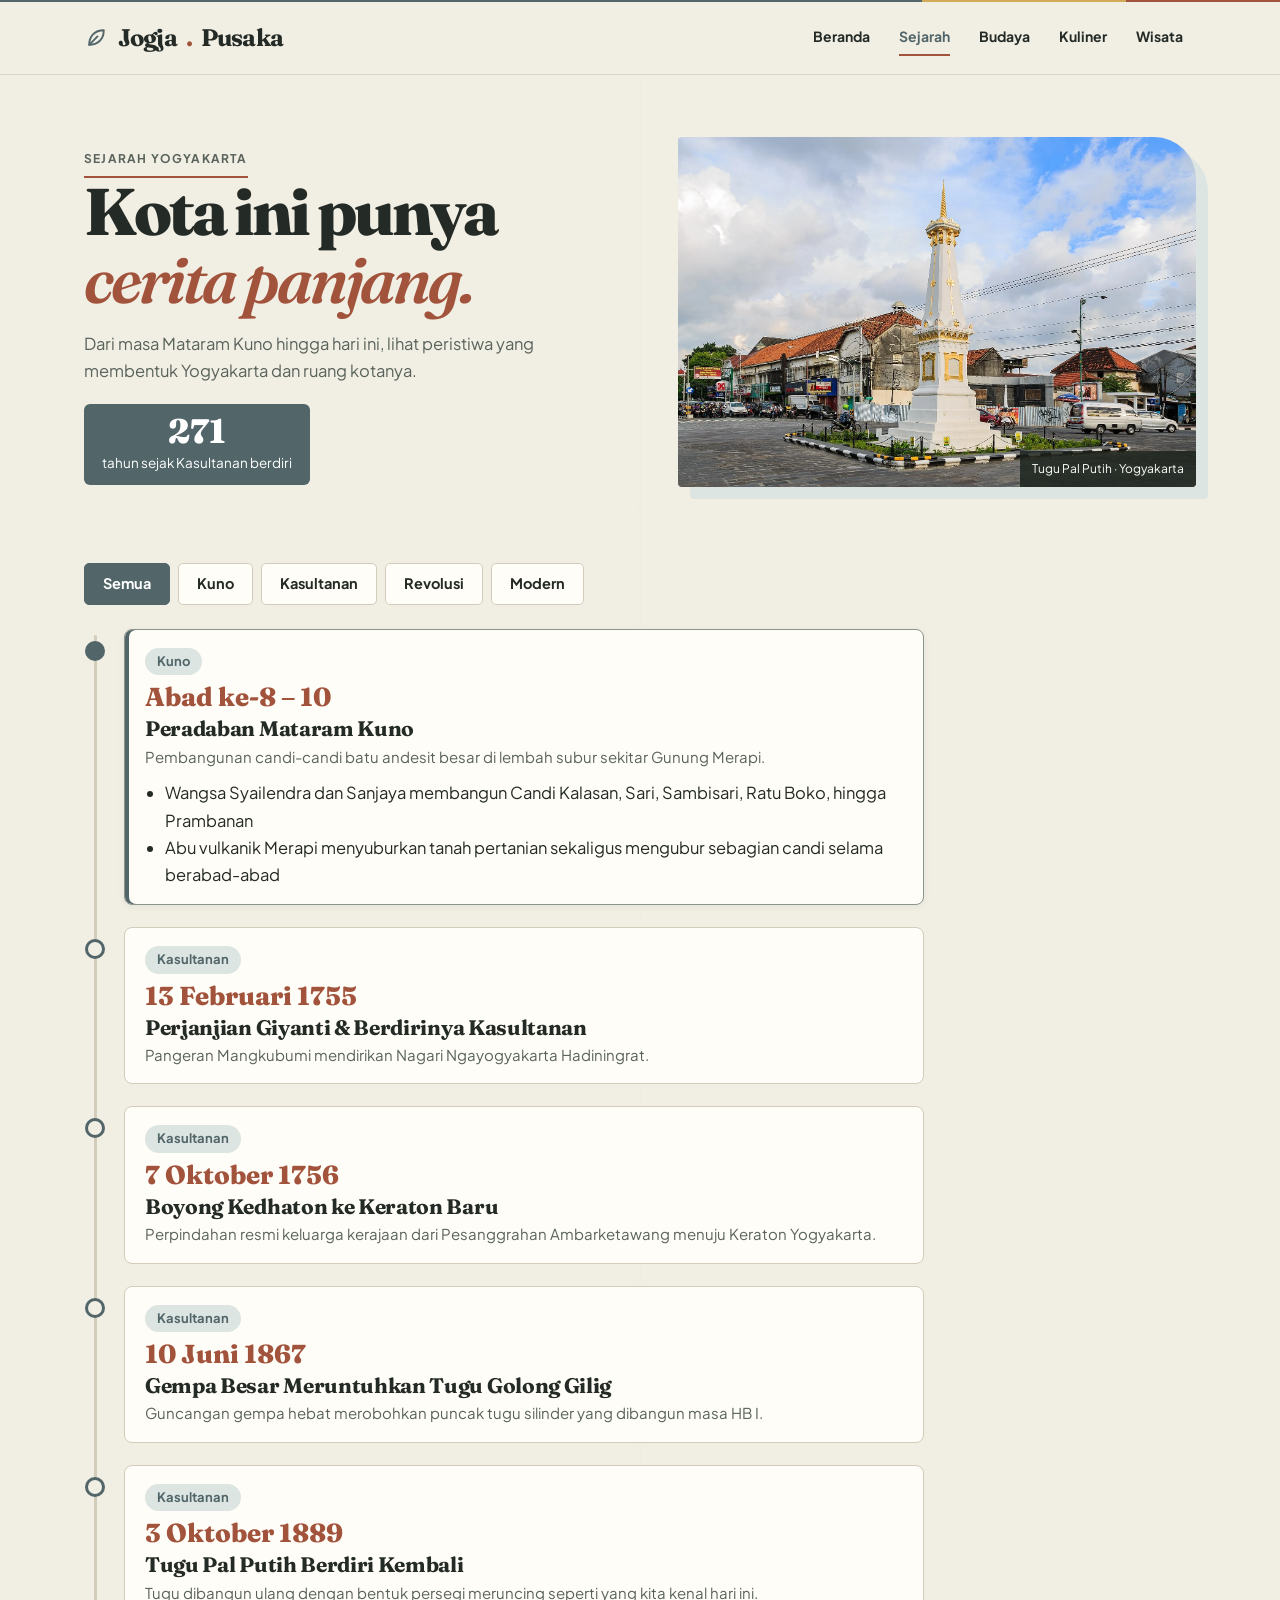
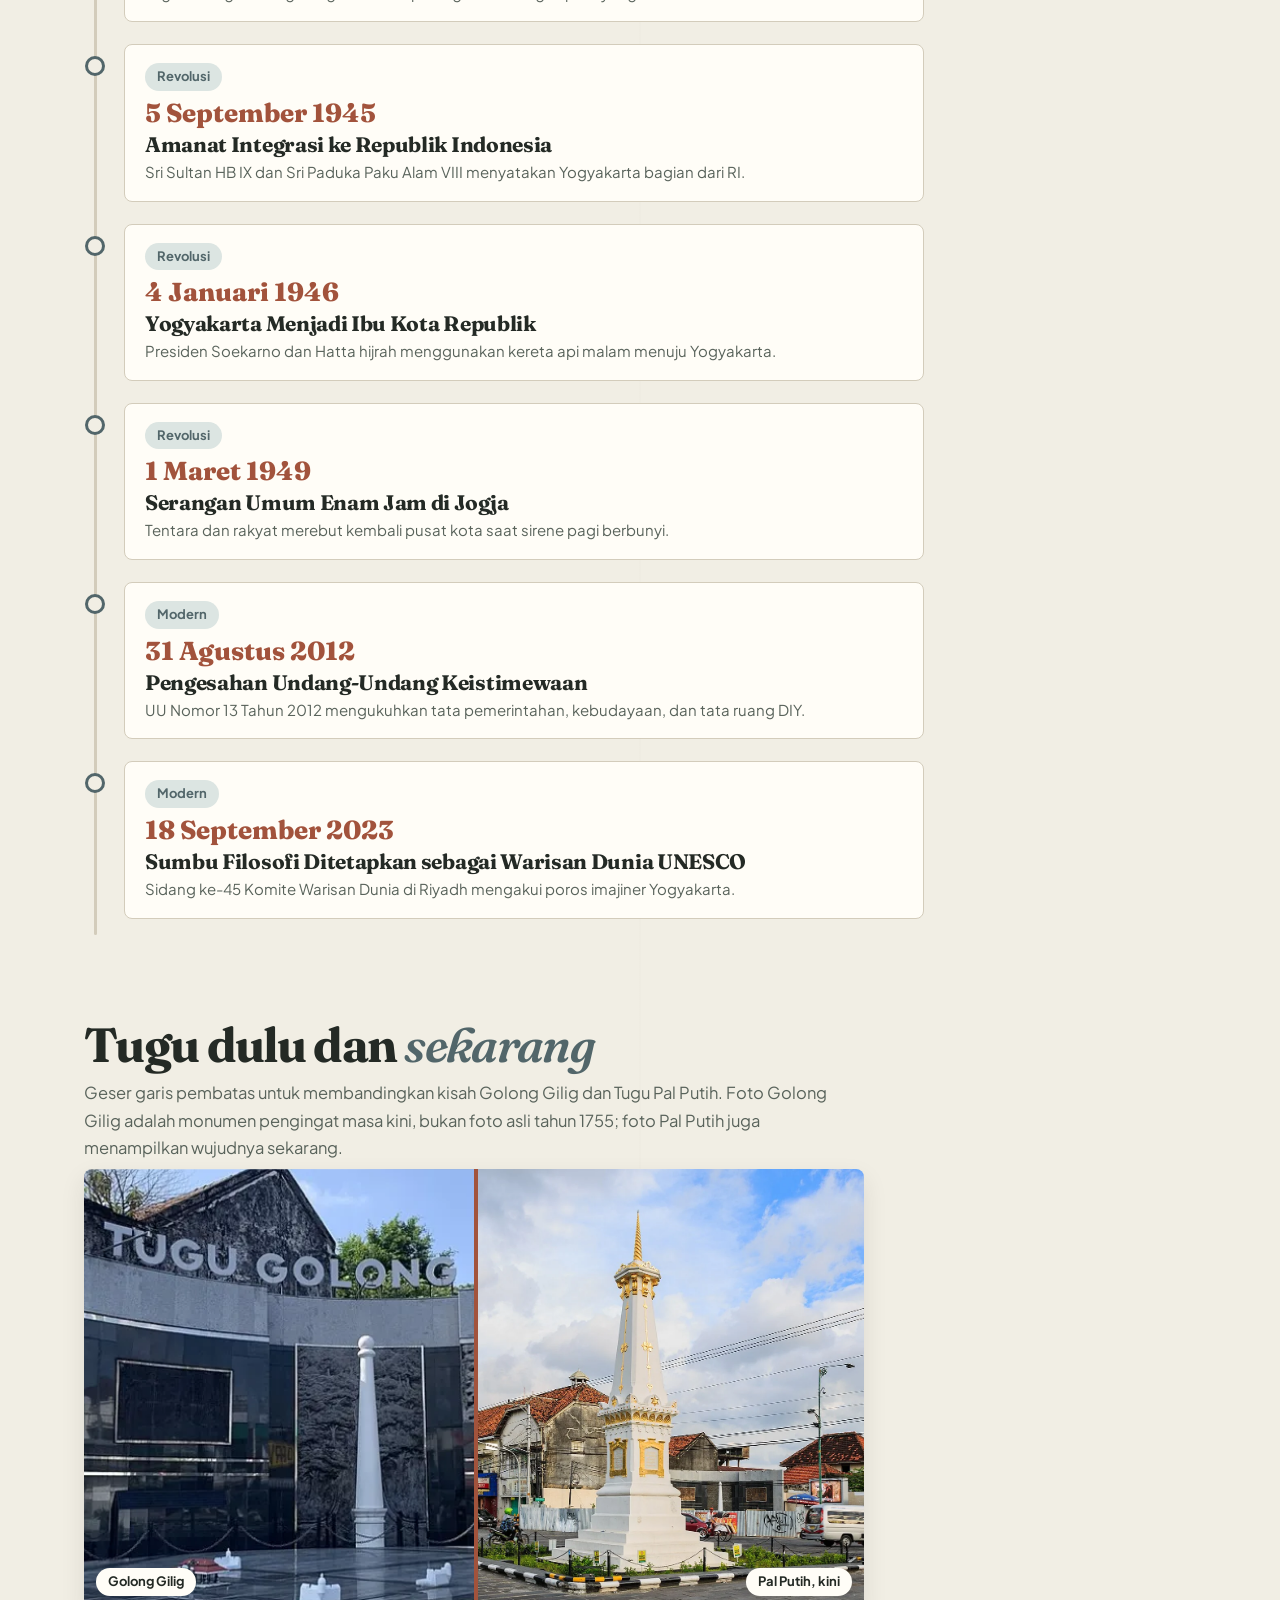
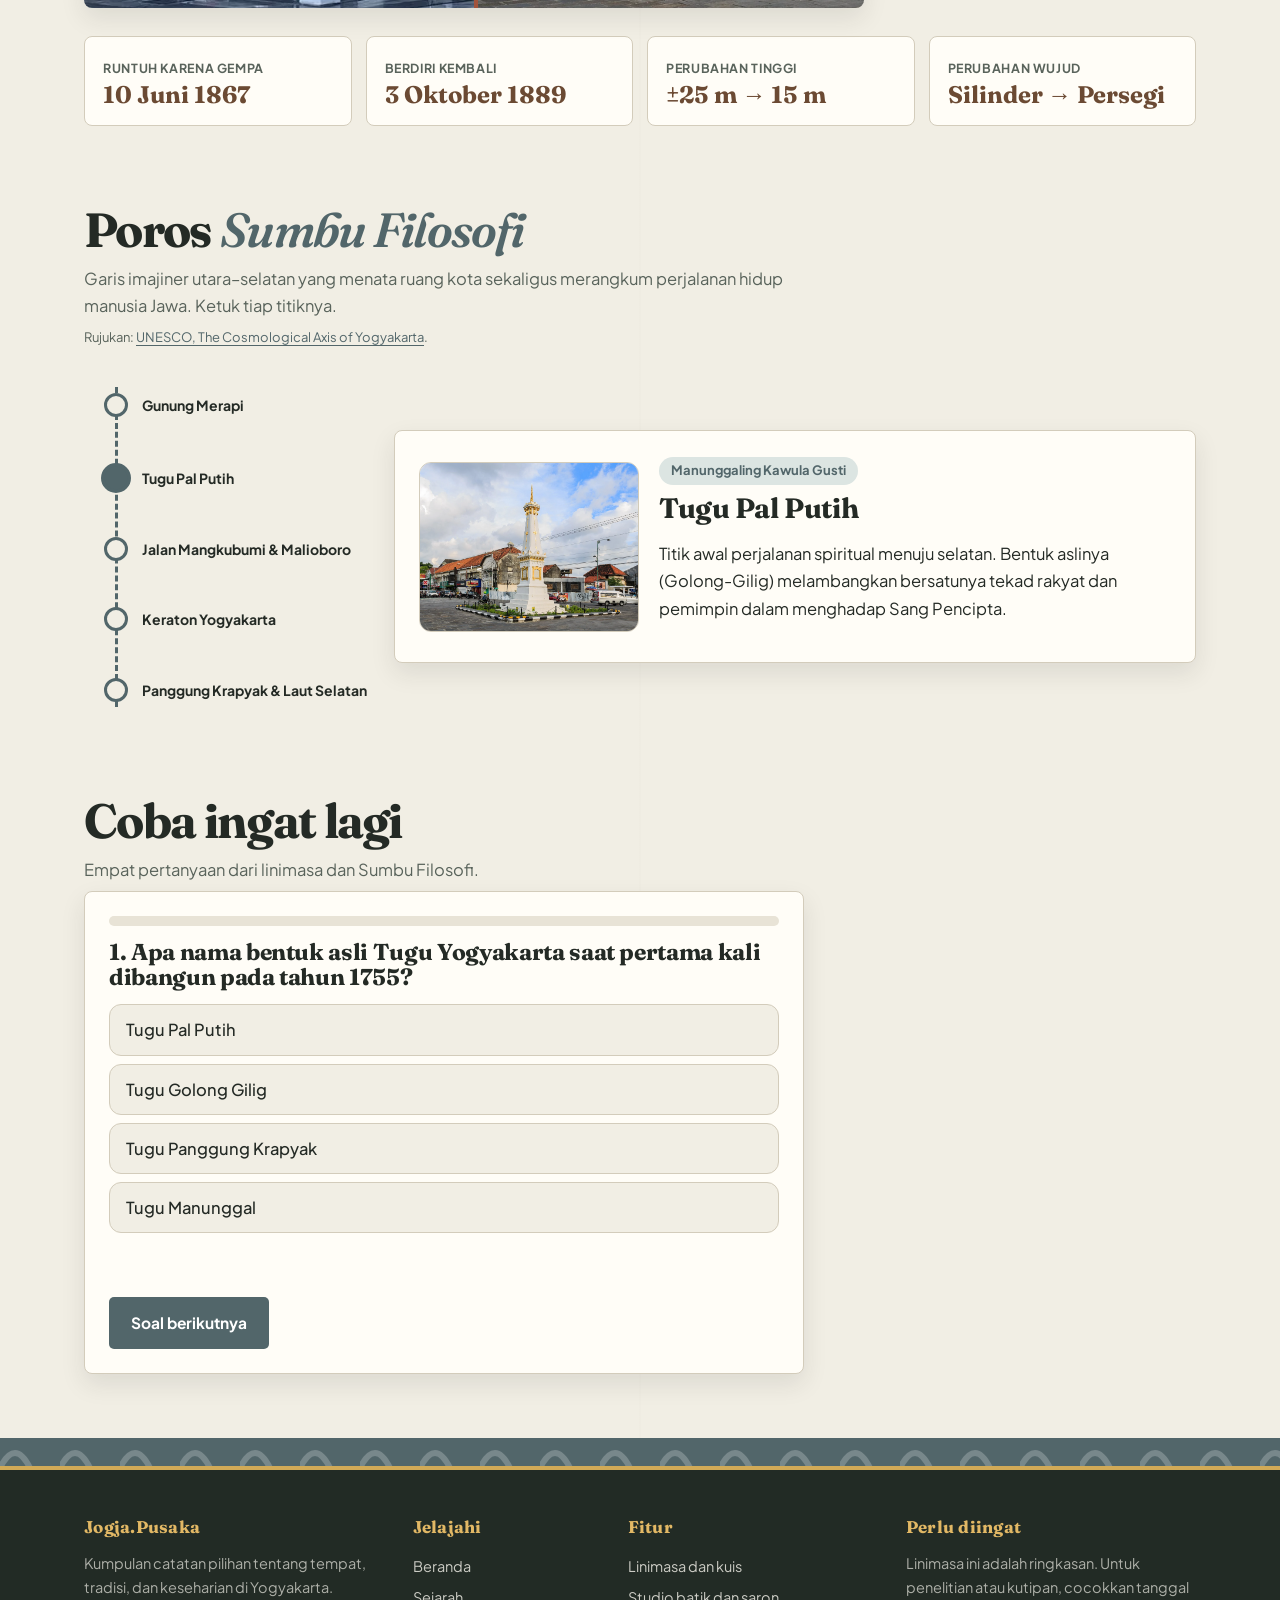
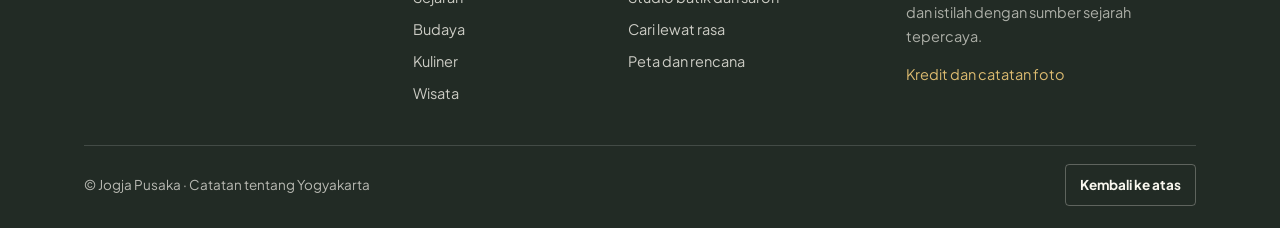
<file: sejarah.html>
<!doctype html>
<html lang="id">
  <head>
    <meta charset="utf-8" />
    <meta name="viewport" content="width=device-width, initial-scale=1" />
    <title>Sejarah | Jogja Pusaka</title>
    <meta name="description" content="Linimasa sejarah Yogyakarta dari Mataram Kuno sampai Sumbu Filosofi." />
    <meta name="theme-color" content="#2f5d3a" />
    <link rel="icon" href="images/favicon.svg" type="image/svg+xml" />

    <link rel="preconnect" href="https://fonts.googleapis.com" />
    <link rel="preconnect" href="https://fonts.gstatic.com" crossorigin />
    <link
      rel="stylesheet"
      href="https://fonts.googleapis.com/css2?family=Fraunces:ital,opsz,wght@0,9..144,600;0,9..144,700;0,9..144,800;1,9..144,600&family=Plus+Jakarta+Sans:wght@400;500;700&display=swap"
    />
    <link rel="stylesheet" href="css/style.css" />

  </head>
  <body class="sejarah-page">
    <a class="lompat-ke-isi" href="#main">Langsung ke konten</a>
    <div class="garis-gulir" id="scroll-progress"></div>

    <header class="kepala-situs">
      <div class="pembungkus-isi">
        <a class="nama-situs" href="index.html">
          <svg viewBox="0 0 24 24" fill="none" stroke="currentColor" stroke-width="1.8"
            stroke-linecap="round" stroke-linejoin="round" aria-hidden="true">
            <path d="M5 19C5 11 10 5 19 5C19 14 13 19 5 19Z" />
            <path d="M5 19L13 11" />
          </svg>
          Jogja<span>.</span>Pusaka
        </a>

        <nav class="menu-situs" id="site-nav" aria-label="Menu utama">
          <a href="index.html">Beranda</a>
          <a href="sejarah.html" aria-current="page">Sejarah</a>
          <a href="budaya.html">Budaya</a>
          <a href="kuliner.html">Kuliner</a>
          <a href="wisata.html">Wisata<span class="angka-menu" id="plan-badge" hidden>0</span></a>
        </nav>

        <div class="kendali-kepala">
          <button class="tombol-menu" id="menu-toggle" type="button"
            aria-expanded="false" aria-controls="site-nav">Menu</button>
        </div>
      </div>
    </header>

    <main id="main" class="halaman">
      <div class="pembungkus-isi">
        <header class="kepala-halaman kepala-visual">
          <div class="teks-kepala-visual">
            <p class="label-halaman">Sejarah Yogyakarta</p>
            <h1>Kota ini punya <em>cerita panjang.</em></h1>
            <p>
              Dari masa Mataram Kuno hingga hari ini, lihat peristiwa yang
              membentuk Yogyakarta dan ruang kotanya.
            </p>
            <div class="lencana-tahun">
              <strong id="years-since">0</strong>
              <span>tahun sejak Kasultanan berdiri</span>
            </div>
          </div>
          <figure class="foto-kepala-halaman">
            <img src="images/beranda-tugu-jogja-baru.webp"
              alt="Tugu Pal Putih di kawasan pusat Yogyakarta" fetchpriority="high" />
            <figcaption>Tugu Pal Putih · Yogyakarta</figcaption>
          </figure>
        </header>

        <section aria-label="Linimasa">
          <div class="bilah-perkakas">
            <div class="saringan-topik" id="era-filter" role="group" aria-label="Saring menurut babak sejarah"></div>
          </div>
          <div class="linimasa" id="timeline">
            <div class="garis-linimasa" id="timeline-progress"></div>
          </div>
        </section>

        <section aria-labelledby="tugu-title">
          <div class="kepala-bagian muncul-saat-digulir">
            <h2 id="tugu-title">Tugu dulu dan <em>sekarang</em></h2>
            <p>Geser garis pembatas untuk membandingkan kisah Golong Gilig dan Tugu Pal Putih. Foto Golong Gilig adalah monumen pengingat masa kini, bukan foto asli tahun 1755; foto Pal Putih juga menampilkan wujudnya sekarang.</p>
          </div>

          <div class="banding-tugu muncul-saat-digulir">
            <img class="foto-tugu-sekarang"
              src="images/beranda-tugu-jogja-baru.webp"
              alt="Tugu Pal Putih di tengah Kota Yogyakarta pada siang hari."
              fetchpriority="high" />
            <div class="rupa-tugu-dulu" id="compare-before">
              <img class="foto-tugu-lama"
                src="images/sejarah-golong-gilig-reka.webp"
                alt="Monumen pengingat bentuk Tugu Golong Gilig di kawasan Tugu Yogyakarta."
                fetchpriority="high" />
            </div>
            <div class="garis-pembatas" id="compare-divider"></div>
            <span class="keterangan-banding keterangan-kiri">Golong Gilig</span>
            <span class="keterangan-banding keterangan-kanan">Pal Putih, kini</span>
            <input type="range" id="compare-slider" min="0" max="100" value="50"
              aria-label="Geser untuk membandingkan dua bentuk Tugu" />
          </div>

          <div class="fakta-ringkas muncul-saat-digulir">
            <div><small>Runtuh karena gempa</small><strong>10 Juni 1867</strong></div>
            <div><small>Berdiri kembali</small><strong>3 Oktober 1889</strong></div>
            <div><small>Perubahan tinggi</small><strong>±25 m → 15 m</strong></div>
            <div><small>Perubahan wujud</small><strong>Silinder → Persegi</strong></div>
          </div>
        </section>

        <section aria-labelledby="axis-title">
          <div class="kepala-bagian muncul-saat-digulir">
            <h2 id="axis-title">Poros <em>Sumbu Filosofi</em></h2>
            <p>Garis imajiner utara–selatan yang menata ruang kota sekaligus merangkum perjalanan hidup manusia Jawa. Ketuk tiap titiknya.</p>
            <p class="rujukan-ringkas">
              Rujukan: <a href="https://whc.unesco.org/en/list/1671/"
                target="_blank" rel="noopener noreferrer">UNESCO, The
                Cosmological Axis of Yogyakarta</a>.
            </p>
          </div>
          <div class="susunan-poros muncul-saat-digulir">
            <div class="poros-kota" id="axis"></div>
            <div class="kotak-isi kisah-poros" id="axis-info" aria-live="polite"></div>
          </div>
        </section>

        <section aria-labelledby="quiz-title">
          <div class="kepala-bagian muncul-saat-digulir">
            <h2 id="quiz-title">Coba ingat lagi</h2>
            <p>Empat pertanyaan dari linimasa dan Sumbu Filosofi.</p>
          </div>
          <div class="kotak-isi kuis muncul-saat-digulir">
            <div class="kemajuan-kuis"><span id="quiz-progress"></span></div>
            <h3 id="quiz-question"></h3>
            <div id="quiz-options"></div>
            <p class="pesan-kuis" id="quiz-message" aria-live="polite"></p>
            <button class="tombol" id="quiz-next" type="button" hidden>Soal berikutnya</button>
          </div>
        </section>
      </div>
    </main>

    <!-- Dialog detail, isinya diisi oleh common.js -->
    <dialog class="jendela-cerita" id="detail-dialog" aria-labelledby="detail-title">
      <div class="sampul-jendela" id="detail-cover">
        <button class="tutup-jendela" id="detail-close" type="button">Tutup</button>
      </div>
      <div class="isi-jendela">
        <span class="label-kecil" id="detail-category"></span>
        <h3 id="detail-title"></h3>
        <p id="detail-description"></p>
        <ul id="detail-facts"></ul>
        <div class="daftar-label" id="detail-tags"></div>
        <div class="ukuran-rasa" id="detail-taste"></div>
        <p><strong id="detail-place-label"></strong> <span id="detail-place"></span></p>
        <button class="tombol" id="detail-plan-button" type="button" hidden>Tambah ke rencana</button>
      </div>
    </dialog>

    <div class="pita-bawah" aria-hidden="true"></div>

    <footer class="kaki-situs">
      <div class="pembungkus-isi">
        <div class="susunan-bawah">
          <div class="tentang-situs">
            <h3>Jogja.Pusaka</h3>
            <p>
              Kumpulan catatan pilihan tentang tempat, tradisi, dan keseharian
              di Yogyakarta.
            </p>
          </div>

          <div>
            <h3>Jelajahi</h3>
            <a href="index.html">Beranda</a>
            <a href="sejarah.html">Sejarah</a>
            <a href="budaya.html">Budaya</a>
            <a href="kuliner.html">Kuliner</a>
            <a href="wisata.html">Wisata</a>
          </div>

          <div>
            <h3>Fitur</h3>
            <a href="sejarah.html#timeline">Linimasa dan kuis</a>
            <a href="budaya.html#studio-title">Studio batik dan saron</a>
            <a href="kuliner.html#taste-title">Cari lewat rasa</a>
            <a href="wisata.html#map-title">Peta dan rencana</a>
          </div>

          <div class="catatan-pengunjung">
            <h3>Perlu diingat</h3>
            <p>
              Linimasa ini adalah ringkasan. Untuk penelitian atau kutipan,
              cocokkan tanggal dan istilah dengan sumber sejarah tepercaya.
            </p>
            <a href="images/README.txt">Kredit dan catatan foto</a>
          </div>
        </div>

        <div class="catatan-paling-bawah">
          <span>© Jogja Pusaka · Catatan tentang Yogyakarta</span>
          <button type="button" id="back-to-top">Kembali ke atas</button>
        </div>
      </div>
    </footer>

    <script src="js/data.js"></script>
    <script src="js/common.js"></script>
    <script src="js/sejarah.js"></script>
  </body>
</html>
</file>
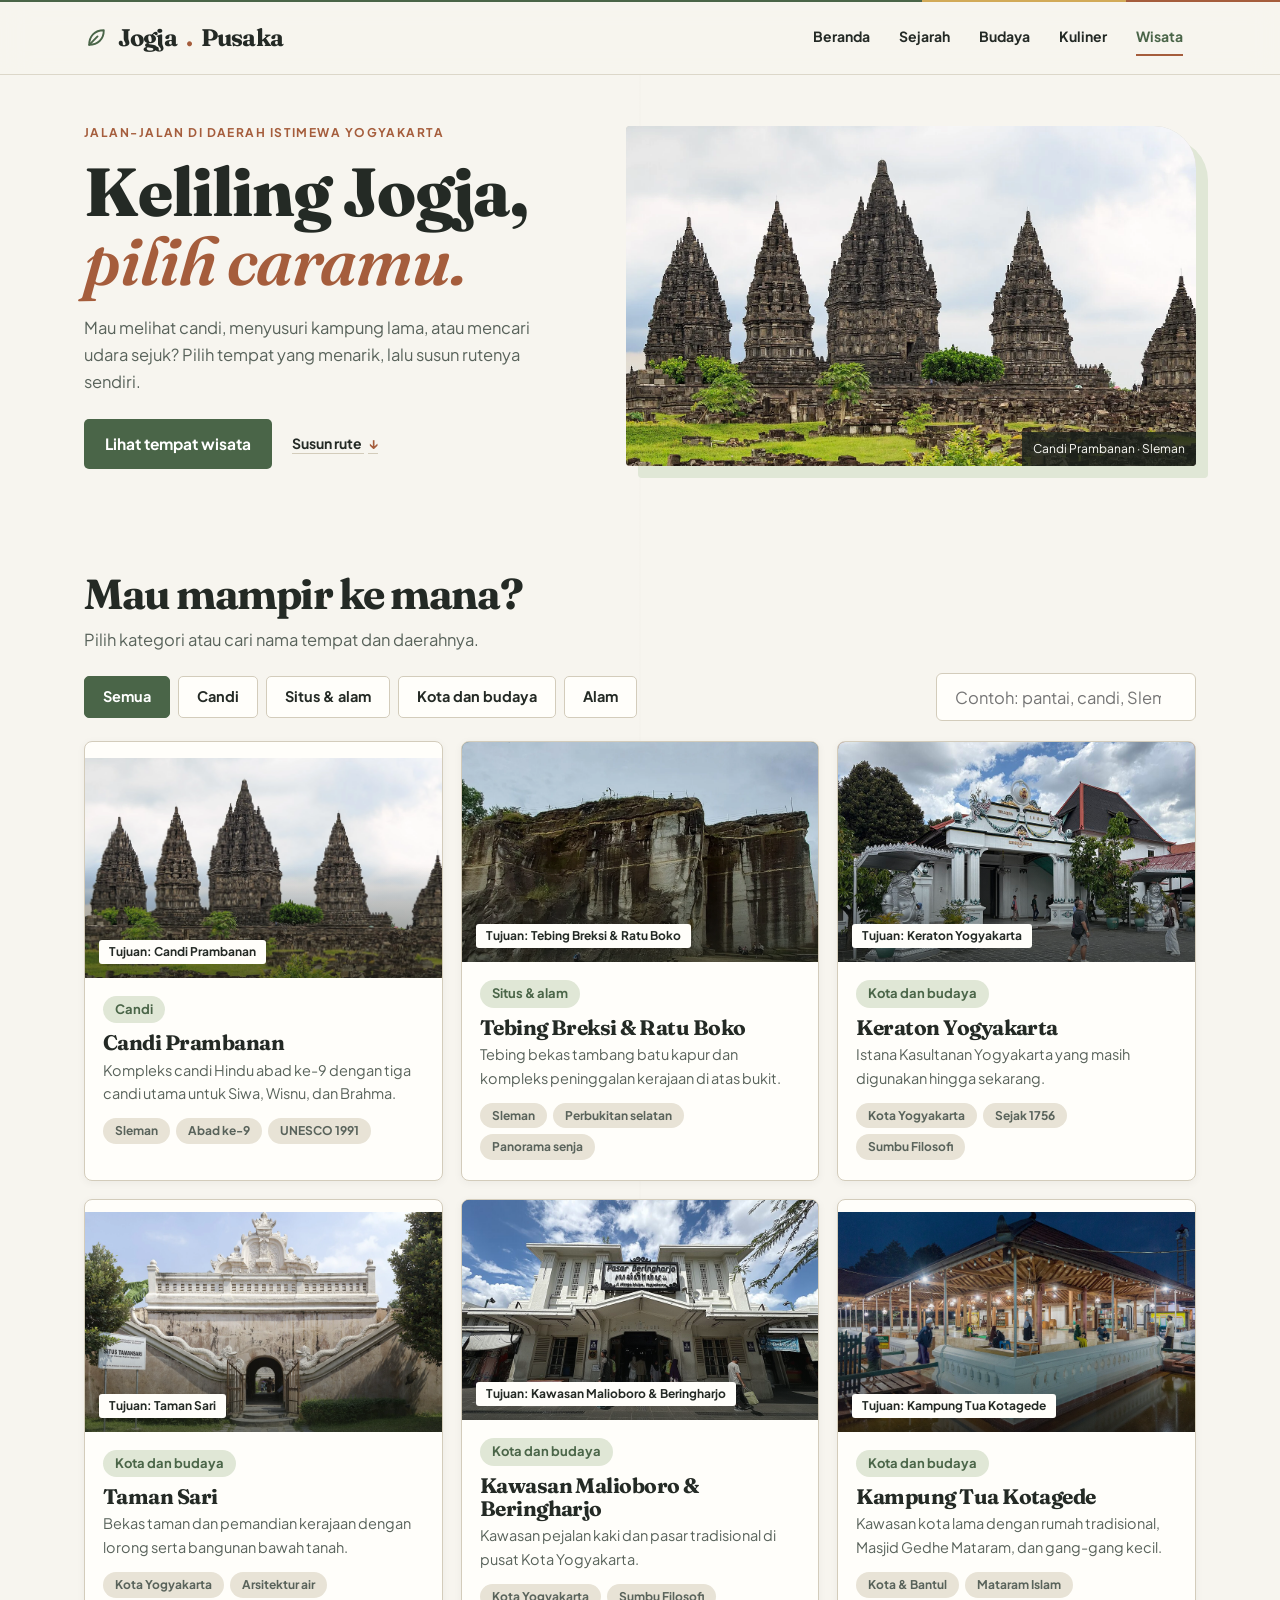
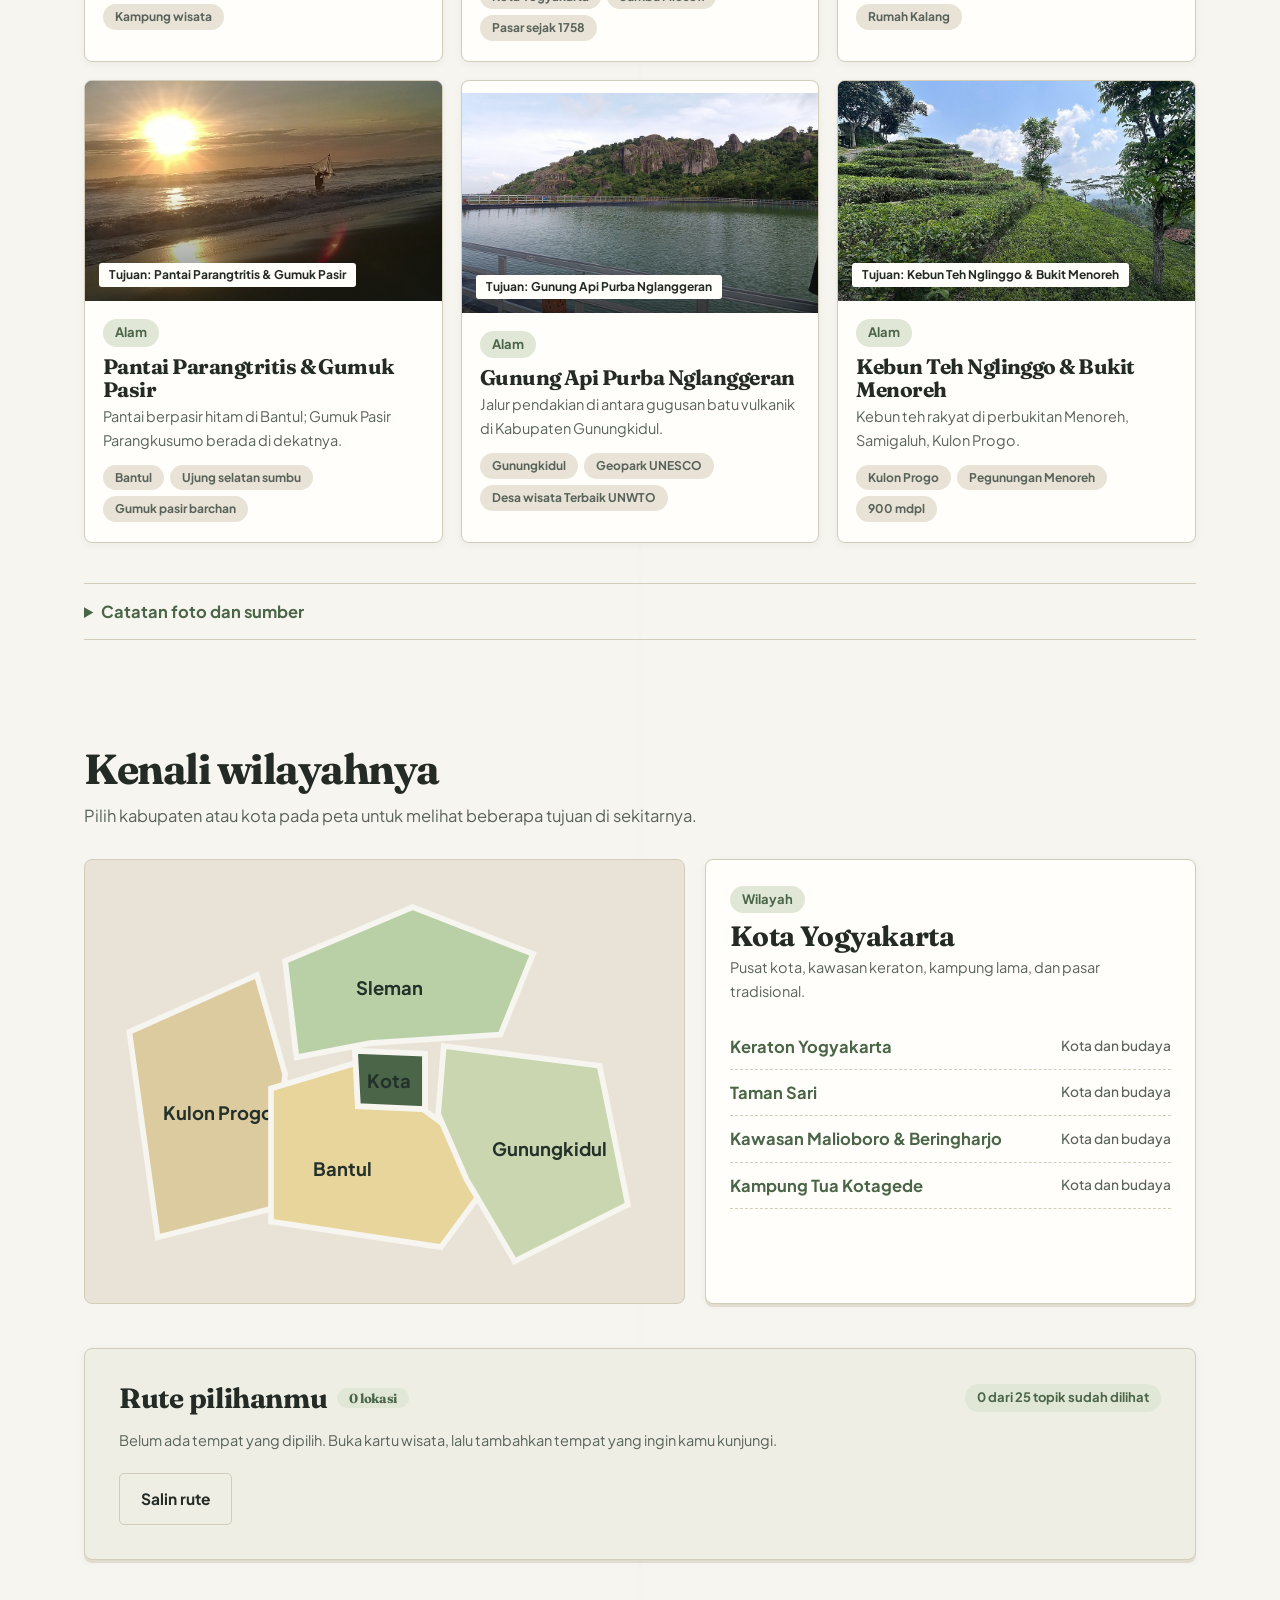
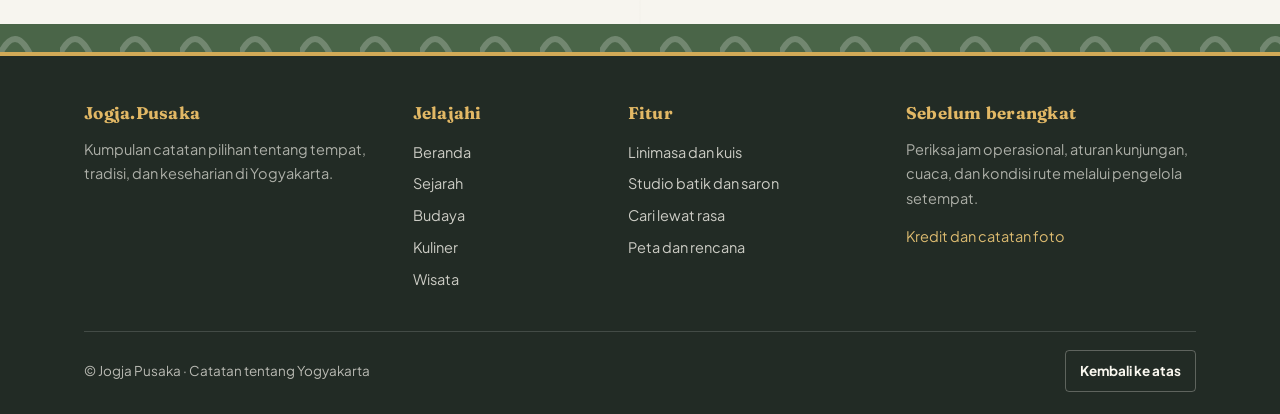
<file: wisata.html>
<!doctype html>
<html lang="id">
  <head>
    <meta charset="utf-8" />
    <meta name="viewport" content="width=device-width, initial-scale=1" />
    <title>Wisata | Jogja Pusaka</title>
    <meta name="description" content="Tempat wisata budaya dan alam di Yogyakarta, lengkap dengan peta dan rencana." />
    <meta name="theme-color" content="#2f5d3a" />
    <link rel="icon" href="images/favicon.svg" type="image/svg+xml" />

    <link rel="preconnect" href="https://fonts.googleapis.com" />
    <link rel="preconnect" href="https://fonts.gstatic.com" crossorigin />
    <link
      rel="stylesheet"
      href="https://fonts.googleapis.com/css2?family=Fraunces:ital,opsz,wght@0,9..144,600;0,9..144,700;0,9..144,800;1,9..144,600&family=Plus+Jakarta+Sans:wght@400;500;700&display=swap"
    />
    <link rel="stylesheet" href="css/style.css" />

  </head>
  <body class="wisata-page">
    <a class="lompat-ke-isi" href="#main">Langsung ke konten</a>
    <div class="garis-gulir" id="scroll-progress"></div>

    <header class="kepala-situs">
      <div class="pembungkus-isi">
        <a class="nama-situs" href="index.html">
          <svg viewBox="0 0 24 24" fill="none" stroke="currentColor" stroke-width="1.8"
            stroke-linecap="round" stroke-linejoin="round" aria-hidden="true">
            <path d="M5 19C5 11 10 5 19 5C19 14 13 19 5 19Z" />
            <path d="M5 19L13 11" />
          </svg>
          Jogja<span>.</span>Pusaka
        </a>

        <nav class="menu-situs" id="site-nav" aria-label="Menu utama">
          <a href="index.html">Beranda</a>
          <a href="sejarah.html">Sejarah</a>
          <a href="budaya.html">Budaya</a>
          <a href="kuliner.html">Kuliner</a>
          <a href="wisata.html" aria-current="page">Wisata<span class="angka-menu" id="plan-badge" hidden>0</span></a>
        </nav>

        <div class="kendali-kepala">
          <button class="tombol-menu" id="menu-toggle" type="button"
            aria-expanded="false" aria-controls="site-nav">Menu</button>
        </div>
      </div>
    </header>

    <main id="main" class="halaman">
      <div class="pembungkus-isi">
        <header class="kepala-halaman kepala-wisata">
          <div class="isi-kepala-wisata">
            <p class="label-wisata">Jalan-jalan di Daerah Istimewa Yogyakarta</p>
            <h1>Keliling Jogja, <em>pilih caramu.</em></h1>
            <p>
              Mau melihat candi, menyusuri kampung lama, atau mencari udara sejuk?
              Pilih tempat yang menarik, lalu susun rutenya sendiri.
            </p>
            <div class="aksi-wisata">
              <a class="tombol" href="#daftar-wisata">Lihat tempat wisata</a>
              <a class="tautan-wisata" href="#plan-title">Susun rute <span aria-hidden="true">↓</span></a>
            </div>
          </div>
          <figure class="foto-pembuka-wisata">
            <img
              src="images/beranda-prambanan-baru.webp"
              alt="Kompleks Candi Prambanan di Sleman"
              fetchpriority="high"
            />
            <figcaption>Candi Prambanan · Sleman</figcaption>
          </figure>
        </header>

        <section id="daftar-wisata" aria-labelledby="daftar-wisata-title">
          <div class="kepala-bagian kepala-daftar-wisata">
            <h2 id="daftar-wisata-title">Mau mampir ke mana?</h2>
            <p>Pilih kategori atau cari nama tempat dan daerahnya.</p>
          </div>
          <div class="bilah-perkakas">
            <div class="saringan-topik" id="wisata-filter" role="group" aria-label="Saring kategori wisata"></div>
            <input class="kolom-pencarian" type="search" id="wisata-search"
              placeholder="Contoh: pantai, candi, Sleman" aria-label="Cari tempat wisata" />
          </div>
          <div class="jajaran-catatan" id="wisata-grid"></div>
          <p class="pesan-tidak-ketemu" id="wisata-empty" hidden>Tidak ditemukan lokasi wisata yang sesuai.</p>
          <details class="kredit-foto" id="kredit-foto">
            <summary>Catatan foto dan sumber</summary>
            <p>
              Foto dan lisensi dicatat dalam
              <a href="images/README.txt">daftar kredit foto</a>. Foto
              pendamping tidak selalu mendokumentasikan lokasi yang dibahas.
              Informasi destinasi terbaru tersedia di
              <a href="https://visitingjogja.jogjaprov.go.id/" target="_blank"
                rel="noopener noreferrer">Portal Pariwisata DIY</a>.
            </p>
          </details>
        </section>

        <section aria-labelledby="map-title">
          <div class="kepala-bagian muncul-saat-digulir">
            <h2 id="map-title">Kenali wilayahnya</h2>
            <p>Pilih kabupaten atau kota pada peta untuk melihat beberapa tujuan di sekitarnya.</p>
          </div>
          <div class="susunan-peta muncul-saat-digulir">
            <div class="peta-diy">
              <svg viewBox="0 0 400 290" id="map" role="group" aria-label="Peta skematis lima wilayah DIY">
                <path data-region="kulon-progo" d="M20 110L110 70L130 140L120 235L40 255Z"
                  fill="#dccb9f" tabindex="0" role="button" aria-label="Kulon Progo" />
                <text x="44" y="172">Kulon Progo</text>

                <path data-region="sleman" d="M130 60L220 22L305 55L282 112L190 118L138 128Z"
                  fill="#b9cfa6" tabindex="0" role="button" aria-label="Sleman" />
                <text x="180" y="84">Sleman</text>

                <path data-region="bantul" d="M120 150L180 132L232 168L282 205L240 262L120 244Z"
                  fill="#e8d59c" tabindex="0" role="button" aria-label="Bantul" />
                <text x="150" y="212">Bantul</text>

                <path data-region="gunungkidul" d="M242 120L352 134L372 232L292 272L258 214L238 168Z"
                  fill="#c9d6b0" tabindex="0" role="button" aria-label="Gunungkidul" />
                <text x="276" y="198">Gunungkidul</text>

                <path data-region="kota" d="M180 124L228 126L228 164L182 162Z"
                  fill="#e0a98a" tabindex="0" role="button" aria-label="Kota Yogyakarta" />
                <text x="188" y="150">Kota</text>
              </svg>
            </div>
            <div class="kotak-isi catatan-wilayah" id="map-info" aria-live="polite"></div>
          </div>
        </section>

        <section class="kotak-isi rencana-jalan muncul-saat-digulir" aria-labelledby="plan-title">
          <div class="kepala-rencana">
            <h3 id="plan-title">Rute pilihanmu <span class="label-kecil" id="plan-count">0 tempat</span></h3>
            <span class="label-kecil" id="stamp-counter">0 tempat sudah dilihat</span>
          </div>
          <ol id="plan-list"></ol>
          <p class="catatan-kecil" id="plan-empty">
            Belum ada tempat yang dipilih. Buka kartu wisata, lalu tambahkan tempat yang ingin kamu kunjungi.
          </p>
          <button class="tombol tombol-garis" id="plan-copy" type="button" hidden>Salin rute</button>
          <span class="catatan-kecil" id="plan-message" aria-live="polite"></span>
        </section>
      </div>
    </main>

    <!-- Dialog detail, isinya diisi oleh common.js -->
    <dialog class="jendela-cerita" id="detail-dialog" aria-labelledby="detail-title">
      <div class="sampul-jendela" id="detail-cover">
        <button class="tutup-jendela" id="detail-close" type="button">Tutup</button>
      </div>
      <div class="isi-jendela">
        <span class="label-kecil" id="detail-category"></span>
        <h3 id="detail-title"></h3>
        <p id="detail-description"></p>
        <ul id="detail-facts"></ul>
        <div class="daftar-label" id="detail-tags"></div>
        <div class="ukuran-rasa" id="detail-taste"></div>
        <p><strong id="detail-place-label"></strong> <span id="detail-place"></span></p>
        <button class="tombol" id="detail-plan-button" type="button" hidden>Tambah ke rencana</button>
      </div>
    </dialog>

    <div class="pita-bawah" aria-hidden="true"></div>

    <footer class="kaki-situs">
      <div class="pembungkus-isi">
        <div class="susunan-bawah">
          <div class="tentang-situs">
            <h3>Jogja.Pusaka</h3>
            <p>
              Kumpulan catatan pilihan tentang tempat, tradisi, dan keseharian
              di Yogyakarta.
            </p>
          </div>

          <div>
            <h3>Jelajahi</h3>
            <a href="index.html">Beranda</a>
            <a href="sejarah.html">Sejarah</a>
            <a href="budaya.html">Budaya</a>
            <a href="kuliner.html">Kuliner</a>
            <a href="wisata.html">Wisata</a>
          </div>

          <div>
            <h3>Fitur</h3>
            <a href="sejarah.html#timeline">Linimasa dan kuis</a>
            <a href="budaya.html#studio-title">Studio batik dan saron</a>
            <a href="kuliner.html#taste-title">Cari lewat rasa</a>
            <a href="wisata.html#map-title">Peta dan rencana</a>
          </div>

          <div class="catatan-pengunjung">
            <h3>Sebelum berangkat</h3>
            <p>
              Periksa jam operasional, aturan kunjungan, cuaca, dan kondisi
              rute melalui pengelola setempat.
            </p>
            <a href="images/README.txt">Kredit dan catatan foto</a>
          </div>
        </div>

        <div class="catatan-paling-bawah">
          <span>© Jogja Pusaka · Catatan tentang Yogyakarta</span>
          <button type="button" id="back-to-top">Kembali ke atas</button>
        </div>
      </div>
    </footer>

    <script src="js/data.js"></script>
    <script src="js/common.js"></script>
    <script src="js/wisata.js"></script>
  </body>
</html>
</file>
<file: css/style.css>
/* Jogja Pusaka — style.css
   Gaya visual: catatan lapangan bertema natural (kertas krem, hijau daun, kayu soga, dan tanah liat). */

:root {
  --color-bg: #f4f0e6;
  --color-surface: #fffdf7;
  --color-surface-alt: #e9e4d4;
  --color-text: #24302a;
  --color-muted: #5a665c;
  --color-line: #d6ceb8;
  --color-primary: #2f5d3a;
  --color-primary-soft: #dce7d3;
  --color-on-primary: #ffffff;
  --color-accent: #b5643c;
  --color-gold: #c9973a;
  --color-wood: #6b4a33;

  --scene-sky: #f3e7c9;
  --scene-sun: #e3a845;
  --scene-mountain: #5f7f55;
  --scene-hill: #87a56e;
  --scene-ground: #6b4a33;
  --scene-tree: #3f6b45;
  --scene-stars: 0;
  --scene-clouds: 1;
  --scene-wayang: 0;

  --font-display: "Fraunces", Georgia, serif;
  --font-body: "Plus Jakarta Sans", system-ui, sans-serif;

  --radius: 16px;
  --radius-lg: 24px;
  --radius-pill: 999px;
  --shadow-sm: 0 2px 8px rgba(36, 48, 42, 0.06);
  --shadow-md: 0 10px 28px rgba(36, 48, 42, 0.1);
  --shadow-lg: 0 18px 40px rgba(36, 48, 42, 0.16);

  --header-height: 68px;
  --container: 1160px;

  --pattern-kawung: url("data:image/svg+xml,%3Csvg xmlns='http://www.w3.org/2000/svg' width='60' height='60'%3E%3Cg fill='%23fff' fill-opacity='.2'%3E%3Cellipse cx='30' cy='15' rx='9' ry='13'/%3E%3Cellipse cx='30' cy='45' rx='9' ry='13'/%3E%3Cellipse cx='15' cy='30' rx='13' ry='9'/%3E%3Cellipse cx='45' cy='30' rx='13' ry='9'/%3E%3C/g%3E%3C/svg%3E");
  --pattern-parang: url("data:image/svg+xml,%3Csvg xmlns='http://www.w3.org/2000/svg' width='60' height='60'%3E%3Cpath d='M0 30Q15 0 30 30T60 30' stroke='%23fff' stroke-opacity='.22' stroke-width='6' fill='none'/%3E%3C/svg%3E");
  --pattern-ceplok: url("data:image/svg+xml,%3Csvg xmlns='http://www.w3.org/2000/svg' width='60' height='60'%3E%3Cpath d='M30 6L54 30L30 54L6 30Z' fill='none' stroke='%23fff' stroke-opacity='.24' stroke-width='3'/%3E%3Ccircle cx='30' cy='30' r='5' fill='%23fff' fill-opacity='.24'/%3E%3C/svg%3E");
  --pattern-daun: url("data:image/svg+xml,%3Csvg xmlns='http://www.w3.org/2000/svg' width='60' height='60'%3E%3Cg fill='none' stroke='%23fff' stroke-opacity='.24' stroke-width='2'%3E%3Cpath d='M30 8C42 18 42 38 30 52C18 38 18 18 30 8Z'/%3E%3Cpath d='M30 14V48'/%3E%3C/g%3E%3C/svg%3E");
}

/* Aturan dasar & tipografi */

*,
*::before,
*::after {
  box-sizing: border-box;
}

html {
  scroll-behavior: smooth;
  scroll-padding-top: var(--header-height);
}

body {
  margin: 0;
  min-height: 100vh;
  background: var(--color-bg);
  color: var(--color-text);
  font: 400 16.5px/1.65 var(--font-body);
  transition: background-color 0.4s, color 0.4s;
}

h1,
h2,
h3,
h4 {
  margin: 0;
  font-family: var(--font-display);
  font-weight: 700;
  line-height: 1.1;
  letter-spacing: -0.015em;
}

em {
  font-style: italic;
  font-weight: 600;
  color: var(--color-primary);
}

a {
  color: inherit;
}

img,
svg {
  display: block;
  max-width: 100%;
}

button,
input {
  font: inherit;
  color: inherit;
}

button {
  cursor: pointer;
}

:focus-visible {
  outline: 3px solid var(--color-accent);
  outline-offset: 3px;
  box-shadow: 0 0 0 5px color-mix(in srgb, var(--color-surface) 85%, transparent);
}

button,
a,
input {
  touch-action: manipulation;
}

.pembungkus-isi {
  max-width: var(--container);
  margin: 0 auto;
  padding: 0 24px;
}

.lompat-ke-isi {
  position: absolute;
  top: -100px;
  left: 16px;
  z-index: 100;
  padding: 10px 18px;
  border-radius: var(--radius-pill);
  background: var(--color-primary);
  color: var(--color-on-primary);
  font-weight: 700;
  text-decoration: none;
}

.lompat-ke-isi:focus {
  top: 12px;
}

.garis-gulir {
  position: fixed;
  top: 0;
  left: 0;
  z-index: 60;
  width: 0;
  height: 3px;
  background: linear-gradient(90deg, var(--color-primary), var(--color-gold));
}

.muncul-saat-digulir {
  opacity: 0;
  transform: translateY(24px);
  transition: opacity 0.7s ease, transform 0.7s ease;
}

.muncul-saat-digulir.sudah-kelihatan {
  opacity: 1;
  transform: none;
}

.halaman {
  animation: page-in 0.5s ease;
}

@keyframes page-in {
  from {
    opacity: 0;
    transform: translateY(10px);
  }
}

@keyframes drift {
  to {
    background-position: 120px 60px;
  }
}

@keyframes slide-in {
  from {
    opacity: 0;
    transform: translateX(24px);
  }
}

/* Komponen tombol, label tag, dan kotak panel */

.tombol {
  display: inline-flex;
  align-items: center;
  gap: 8px;
  padding: 12px 26px;
  border: 1px solid transparent;
  border-radius: var(--radius-pill);
  background: var(--color-primary);
  color: var(--color-on-primary);
  font-weight: 700;
  font-size: 15.5px;
  text-decoration: none;
  box-shadow: var(--shadow-sm);
  transition: transform 0.2s ease, box-shadow 0.2s ease, background-color 0.2s ease;
}

.tombol:active {
  transform: translateY(1px) scale(0.985);
}

@media (hover: hover) and (pointer: fine) {
  .tombol:hover {
    transform: translateY(-2px);
    box-shadow: var(--shadow-md);
  }
}

.tombol:disabled {
  opacity: 0.6;
  transform: none;
  cursor: not-allowed;
}

.tombol-garis {
  background: transparent;
  border-color: var(--color-text);
  color: var(--color-text);
  box-shadow: none;
}

.tombol-garis:hover {
  background: var(--color-surface);
}

.tombol-terang {
  background: #fff;
  color: #24302a;
}

.label-kecil {
  display: inline-block;
  padding: 3px 12px;
  border-radius: var(--radius-pill);
  background: var(--color-primary-soft);
  color: var(--color-primary);
  font-size: 13px;
  font-weight: 700;
}

.daftar-label {
  display: flex;
  flex-wrap: wrap;
  gap: 6px;
}

.daftar-label .label-kecil {
  background: var(--color-surface-alt);
  color: var(--color-muted);
  font-size: 12px;
}

.pilihan-lajur,
.saringan-topik {
  display: flex;
  flex-wrap: wrap;
  gap: 8px;
}

.pilihan-lajur {
  margin: 20px 0;
}

.pilihan-lajur button,
.saringan-topik button {
  min-height: 42px;
  padding: 7px 18px;
  border: 1px solid var(--color-line);
  border-radius: var(--radius-pill);
  background: var(--color-surface);
  font-size: 14.5px;
  font-weight: 700;
  transition: background-color 0.2s, border-color 0.2s;
}

.pilihan-lajur button:hover,
.saringan-topik button:hover {
  border-color: var(--color-primary);
}

.pilihan-lajur button[aria-selected="true"],
.pilihan-lajur button[aria-pressed="true"],
.saringan-topik button[aria-pressed="true"] {
  background: var(--color-primary);
  border-color: var(--color-primary);
  color: var(--color-on-primary);
}

.kotak-isi {
  padding: 24px;
  border: 1px solid var(--color-line);
  border-radius: var(--radius);
  background: var(--color-surface);
  box-shadow: 0 3px 0 color-mix(in srgb, var(--color-line) 55%, transparent),
    var(--shadow-sm);
}

.kepala-bagian {
  padding: 64px 0 8px;
}

.kepala-bagian h2 {
  font-size: clamp(30px, 4.6vw, 48px);
}

.kepala-bagian p {
  max-width: 62ch;
  margin: 8px 0 0;
  color: var(--color-muted);
}

.kepala-bagian .rujukan-ringkas {
  font-size: 13px;
}

.rujukan-ringkas a {
  color: var(--color-primary);
  text-underline-offset: 3px;
}

.catatan-kecil {
  margin: 0 0 20px;
  color: var(--color-muted);
  font-size: 14.5px;
}

/* Header & Navigasi */

.kepala-situs {
  position: sticky;
  top: 0;
  z-index: 50;
  isolation: isolate;
  border-bottom: 1px solid var(--color-line);
  background: color-mix(in srgb, var(--color-bg) 94%, transparent);
  backdrop-filter: blur(14px);
  box-shadow: 0 4px 18px color-mix(in srgb, var(--color-text) 5%, transparent);
}

.kepala-situs::before {
  position: absolute;
  z-index: -1;
  top: 0;
  right: 0;
  left: 0;
  height: 3px;
  background: linear-gradient(90deg, var(--color-primary), var(--color-gold), var(--color-accent));
  content: "";
}

.kepala-situs .pembungkus-isi {
  display: flex;
  align-items: center;
  justify-content: flex-start;
  gap: 12px;
  min-height: var(--header-height);
}

.nama-situs {
  display: flex;
  align-items: center;
  gap: 8px;
  font: 700 23px var(--font-display);
  text-decoration: none;
  white-space: nowrap;
}

.nama-situs svg {
  width: 26px;
  height: 26px;
  color: var(--color-primary);
}

.nama-situs span {
  color: var(--color-accent);
}

.menu-situs {
  display: flex;
  gap: 4px;
  margin-left: auto;
}

.menu-situs a {
  position: relative;
  padding: 9px 14px;
  border-radius: var(--radius-pill);
  font-size: 14.5px;
  font-weight: 700;
  text-decoration: none;
  white-space: nowrap;
  transition: background-color 0.2s;
}

.menu-situs a:hover {
  background: var(--color-surface-alt);
}

.menu-situs a[aria-current="page"] {
  background: var(--color-primary);
  color: var(--color-on-primary);
  box-shadow: inset 0 -2px 0 color-mix(in srgb, var(--color-gold) 75%, transparent);
}

.angka-menu {
  display: inline-grid;
  place-items: center;
  min-width: 19px;
  height: 19px;
  margin-left: 6px;
  padding: 0 5px;
  border-radius: var(--radius-pill);
  background: var(--color-accent);
  color: #fff;
  font-size: 11.5px;
}

.angka-menu[hidden] {
  display: none;
}

.kendali-kepala {
  display: none;
  align-items: center;
  gap: 8px;
}

.tombol-menu {
  display: none;
  align-items: center;
  justify-content: center;
  gap: 9px;
  min-height: 44px;
  padding: 8px 15px;
  border: 1px solid var(--color-line);
  border-radius: var(--radius-pill);
  background: var(--color-surface);
  font-size: 13.5px;
  font-weight: 700;
  white-space: nowrap;
  transition: background-color 0.2s;
}

.tombol-menu::before {
  width: 15px;
  height: 12px;
  background: linear-gradient(
    to bottom,
    currentColor 0 2px,
    transparent 2px 5px,
    currentColor 5px 7px,
    transparent 7px 10px,
    currentColor 10px 12px
  );
  content: "";
}

.tombol-menu[aria-expanded="true"]::before {
  height: 14px;
  background: linear-gradient(
      45deg,
      transparent 46%,
      currentColor 47% 54%,
      transparent 55%
    ),
    linear-gradient(
      -45deg,
      transparent 46%,
      currentColor 47% 54%,
      transparent 55%
    );
}

.tombol-menu:hover {
  background: var(--color-primary-soft);
}

/* Halaman Beranda & Hero Interaktif */

.pembuka-utama {
  position: relative;
  overflow: hidden;
  border-bottom: 1px solid var(--color-line);
  background: var(--scene-sky);
  transition: background-color 0.6s;
}

.corak-pembuka {
  position: absolute;
  inset: -60px;
  background: var(--pattern-daun);
  background-size: 60px;
  opacity: 0.55;
  mix-blend-mode: overlay;
  animation: drift 50s linear infinite;
}

.susunan-pembuka {
  position: relative;
  display: grid;
  grid-template-columns: 1fr 1.05fr;
  align-items: center;
  gap: 40px;
  padding-top: 56px;
  padding-bottom: 56px;
}

.tulisan-pembuka {
  display: inline-block;
  padding: 5px 14px;
  border-radius: var(--radius-pill);
  background: var(--color-primary);
  color: var(--color-on-primary);
  font-size: 12.5px;
  font-weight: 700;
  letter-spacing: 0.08em;
}

.pembuka-utama h1 {
  margin: 16px 0 12px;
  font-size: clamp(50px, 8.6vw, 98px);
  font-weight: 800;
  line-height: 0.96;
}

.pengantar-pembuka {
  max-width: 42ch;
  margin: 0 0 14px;
  font-size: 18px;
}

.kabar-sekarang {
  max-width: 42ch;
  margin: 0 0 20px;
  padding: 10px 14px;
  border-left: 3px solid var(--color-primary);
  border-radius: 0 10px 10px 0;
  background: color-mix(in srgb, var(--color-surface) 82%, transparent);
  font-size: 14px;
  font-style: italic;
}

.label-pembuka {
  display: flex;
  flex-wrap: wrap;
  gap: 8px;
  margin-bottom: 24px;
}

.label-pembuka .label-kecil {
  background: var(--color-surface);
  color: var(--color-text);
}

.aksi-pembuka {
  display: flex;
  flex-wrap: wrap;
  gap: 12px;
}

.gambar-pembuka {
  display: flex;
  flex-direction: column;
  gap: 12px;
}

.gambar-suasana-jogja {
  position: relative;
  overflow: hidden;
  aspect-ratio: 600 / 440;
  border: 1px solid var(--color-line);
  border-radius: 220px 220px var(--radius) var(--radius);
  background: var(--scene-sky);
  box-shadow: var(--shadow-lg);
}

.kredit-foto-hero {
  margin: 0;
  color: #e9e6da;
  font-size: 12.5px;
}

.kredit-foto-hero a {
  color: inherit;
  text-underline-offset: 3px;
}

.foto-suasana-jogja {
  position: absolute;
  inset: 0;
  width: 100%;
  height: 100%;
  object-fit: cover;
  object-position: center 62%;
  transition: transform 0.25s ease-out;
}

.pita-kalimat {
  padding: 12px 24px;
  background: var(--color-primary);
  color: var(--color-on-primary);
  font: 600 15px var(--font-display);
  letter-spacing: 0.12em;
  text-align: center;
  text-transform: uppercase;
}

.deret-pintu {
  display: grid;
  grid-template-columns: repeat(4, 1fr);
  gap: 18px;
  padding: 30px 0 8px;
}

.pintu-topik {
  position: relative;
  display: flex;
  flex-direction: column;
  justify-content: flex-end;
  overflow: hidden;
  min-height: 240px;
  padding: 22px;
  border-radius: var(--radius-lg);
  background: var(--cover-color);
  color: #fff;
  text-decoration: none;
  box-shadow: var(--shadow-md);
  transition: transform 0.25s ease, box-shadow 0.25s ease;
}

.pintu-topik::before {
  content: "";
  position: absolute;
  z-index: 1;
  inset: 0;
  background: linear-gradient(
    180deg,
    rgba(14, 24, 19, 0.1) 0%,
    rgba(14, 24, 19, 0.18) 35%,
    rgba(14, 24, 19, 0.82) 100%
  );
  pointer-events: none;
}

.foto-pintu {
  position: absolute;
  inset: 0;
  width: 100%;
  height: 100%;
  object-fit: cover;
  transition: transform 0.4s ease;
}

@media (hover: hover) and (pointer: fine) {
  .pintu-topik:hover .foto-pintu {
    transform: scale(1.045);
  }
}

@media (hover: hover) and (pointer: fine) {
  .pintu-topik:hover {
    transform: translateY(-4px);
    box-shadow: var(--shadow-lg);
  }
}

.pintu-topik:active {
  transform: scale(0.99);
}

.pintu-topik > * {
  position: relative;
  z-index: 2;
}

.nomor-pintu {
  position: absolute;
  top: 16px;
  right: 20px;
  font: 800 40px var(--font-display);
  opacity: 0.45;
}

.pintu-topik small {
  font-weight: 700;
  opacity: 0.9;
}

.pintu-topik h3 {
  margin: 2px 0 6px;
  font-size: 32px;
}

.pintu-topik p {
  margin: 0;
  font-size: 14.5px;
}

.angka-statistik {
  display: grid;
  grid-template-columns: repeat(4, 1fr);
  gap: 16px;
  padding: 34px 0 6px;
}

.angka-sorotan {
  padding: 24px 12px;
  border: 1px solid var(--color-line);
  border-radius: var(--radius);
  background: var(--color-surface);
  text-align: center;
  box-shadow: 0 3px 0 color-mix(in srgb, var(--color-line) 45%, transparent);
}

.angka-sorotan strong {
  display: block;
  color: var(--color-primary);
  font: 800 46px/1.05 var(--font-display);
}

.angka-sorotan span {
  color: var(--color-muted);
  font-size: 14px;
}

.sorotan-bergilir {
  position: relative;
  display: flex;
  align-items: center;
  overflow: hidden;
  min-height: 310px;
  margin-top: 24px;
  border-radius: var(--radius-lg);
  background: var(--cover-color, var(--color-primary));
  color: #fff;
  box-shadow: var(--shadow-md);
  transition: background-color 0.7s;
}

.sorotan-bergilir::after {
  content: "";
  position: absolute;
  z-index: 0;
  inset: 0;
  background: linear-gradient(
    90deg,
    rgba(17, 25, 21, 0.84) 0%,
    rgba(17, 25, 21, 0.7) 42%,
    rgba(17, 25, 21, 0.14) 100%
  );
  pointer-events: none;
}

.foto-sorotan {
  position: absolute;
  inset: 0;
  width: 100%;
  height: 100%;
  object-fit: cover;
  object-position: center 45%;
}

.isi-sorotan {
  position: relative;
  z-index: 1;
  width: 100%;
  min-width: 0;
  max-width: 640px;
  padding: 44px;
  animation: slide-in 0.6s ease;
}

.isi-sorotan .label-kecil {
  background: #fff;
  color: #24302a;
}

.isi-sorotan h3 {
  margin: 10px 0;
  font-size: clamp(32px, 4.6vw, 48px);
}

.isi-sorotan p {
  margin: 0 0 20px;
  font-size: 17px;
}

.kendali-sorotan {
  display: flex;
  align-items: center;
  gap: 10px;
  margin: 18px 0 20px;
}

.panah-sorotan {
  width: 44px;
  height: 44px;
  border: 1px solid var(--color-line);
  border-radius: 50%;
  background: var(--color-surface);
  font-size: 18px;
  transition: background-color 0.2s;
}

.panah-sorotan:hover {
  background: var(--color-primary-soft);
}

.titik-sorotan {
  display: flex;
  align-items: center;
  gap: 8px;
  margin-left: 8px;
}

.titik-sorotan button {
  width: 24px;
  height: 24px;
  padding: 6px;
  border: 0;
  border-radius: var(--radius-pill);
  background: transparent;
  transition: background-color 0.3s;
}

.titik-sorotan button::before {
  content: "";
  display: block;
  width: 12px;
  height: 12px;
  border-radius: var(--radius-pill);
  background: var(--color-line);
  transition: width 0.3s, background-color 0.3s;
}

.titik-sorotan button[aria-current="true"] {
  background: transparent;
}

.titik-sorotan button[aria-current="true"]::before {
  width: 24px;
  background: var(--color-primary);
}

.rencana-sehari {
  display: grid;
  grid-template-columns: repeat(3, 1fr);
  gap: 16px;
  margin-bottom: 56px;
}

.tempat-singgah {
  padding: 20px;
  border: 1px solid var(--color-line);
  border-radius: var(--radius);
  background: var(--color-surface);
  animation: slide-in 0.5s backwards;
}

.tempat-singgah:nth-child(2) { animation-delay: 0.1s; }
.tempat-singgah:nth-child(3) { animation-delay: 0.2s; }

.tempat-singgah h4 {
  margin: 8px 0 4px;
  font-size: 20px;
}

.tempat-singgah p {
  margin: 0;
  color: var(--color-muted);
  font-size: 14.5px;
}

/* Katalog Kartu, Filter & Dialog Detail */

.kepala-halaman {
  display: flex;
  flex-wrap: wrap;
  align-items: end;
  justify-content: space-between;
  gap: 20px;
  padding: 56px 0 18px;
  border-bottom: 1px solid var(--color-line);
}

.kepala-halaman h1 {
  font-size: clamp(40px, 7vw, 76px);
  font-weight: 800;
}

.kepala-halaman p {
  max-width: 58ch;
  margin: 10px 0 0;
  color: var(--color-muted);
}

.lencana-tahun {
  padding: 14px 26px;
  border-radius: var(--radius);
  background: var(--color-primary);
  color: var(--color-on-primary);
  text-align: center;
  box-shadow: var(--shadow-md);
}

.lencana-tahun strong {
  display: block;
  font: 800 50px/1 var(--font-display);
}

.lencana-tahun span {
  font-size: 13.5px;
}

.bilah-perkakas {
  display: flex;
  flex-wrap: wrap;
  align-items: center;
  gap: 12px;
  margin: 24px 0;
}

.kolom-pencarian {
  width: 100%;
  max-width: 260px;
  min-height: 46px;
  margin-left: auto;
  padding: 9px 18px;
  border: 1px solid var(--color-line);
  border-radius: var(--radius-pill);
  background: var(--color-surface);
}

.kolom-pencarian:focus {
  border-color: var(--color-primary);
  outline: 3px solid color-mix(in srgb, var(--color-primary) 22%, transparent);
  outline-offset: 1px;
}

.jajaran-catatan {
  display: grid;
  grid-template-columns: repeat(auto-fill, minmax(min(100%, 265px), 1fr));
  gap: 24px;
  padding-bottom: 40px;
}

.kartu-catatan {
  display: block;
  overflow: hidden;
  padding: 0;
  border: 1px solid var(--color-line);
  border-radius: var(--radius-lg);
  background: var(--color-surface);
  text-align: left;
  box-shadow: 0 3px 0 color-mix(in srgb, var(--color-line) 45%, transparent),
    var(--shadow-sm);
}

.kartu-catatan.muncul-saat-digulir {
  transition: opacity 0.7s, transform 0.7s, box-shadow 0.25s ease,
    border-color 0.2s ease;
}

@media (hover: hover) and (pointer: fine) {
  .kartu-catatan.sudah-kelihatan:hover {
    transform: translateY(-4px);
    border-color: color-mix(in srgb, var(--color-primary) 50%, var(--color-line));
    box-shadow: var(--shadow-lg);
    transition-delay: 0s;
  }
}

.kartu-catatan:active {
  transform: scale(0.99);
}

.sampul-catatan {
  position: relative;
  overflow: hidden;
  height: clamp(112px, 17vw, 156px);
  background: var(--cover-color);
}

.foto-arsip {
  position: absolute;
  inset: 0;
  width: 100%;
  height: 100%;
  object-fit: cover;
  transition: transform 0.45s ease;
}

.sampul-catatan.ada-foto::after {
  inset: 0;
  background: linear-gradient(180deg, transparent 48%, rgba(19, 25, 20, 0.55));
  animation: none;
}

@media (hover: hover) and (pointer: fine) {
  .kartu-catatan:hover .foto-arsip {
    transform: scale(1.035);
  }
}

.sampul-catatan::after {
  content: "";
  position: absolute;
  inset: -60px;
  background: var(--cover-pattern);
  background-size: 60px;
  animation: drift 22s linear infinite;
}

.sampul-catatan span {
  position: absolute;
  left: 12px;
  bottom: 12px;
  z-index: 1;
  padding: 2px 10px;
  border-radius: var(--radius-pill);
  background: var(--color-surface);
  font-size: 12px;
  font-weight: 700;
}

.cap-sudah-dibaca {
  position: absolute;
  top: 10px;
  right: 10px;
  z-index: 1;
  padding: 2px 10px;
  border: 1px dashed currentColor;
  border-radius: var(--radius-pill);
  background: rgba(255, 253, 247, 0.92);
  color: #2f5d3a;
  font-style: normal;
  font-size: 11.5px;
  font-weight: 700;
  transform: rotate(3deg);
}

.isi-catatan {
  padding: 16px 18px 20px;
}

.isi-catatan h3 {
  margin: 8px 0 4px;
  font-size: 22px;
}

.isi-catatan p {
  margin: 0 0 12px;
  color: var(--color-muted);
  font-size: 14.5px;
}



.kredit-foto {
  margin: 0 0 36px;
  border-top: 1px solid var(--color-line);
  border-bottom: 1px solid var(--color-line);
}

.kredit-foto summary {
  width: fit-content;
  padding: 14px 0;
  color: var(--color-primary);
  font-weight: 700;
  cursor: pointer;
}

.kredit-foto p {
  max-width: 68ch;
  margin: 0 0 10px;
  color: var(--color-muted);
  font-size: 14px;
}

.kredit-foto ul {
  display: grid;
  gap: 7px;
  margin: 0 0 16px;
  padding-left: 22px;
}

.kredit-foto li {
  padding-left: 2px;
  font-size: 13.5px;
  overflow-wrap: anywhere;
}

.kredit-foto a {
  color: var(--color-primary);
  text-underline-offset: 3px;
}

.kredit-foto a:hover {
  text-decoration-thickness: 2px;
}

.pesan-tidak-ketemu {
  padding: 10px 0 50px;
  color: var(--color-muted);
}

.ukuran-rasa {
  display: grid;
  gap: 4px;
  margin-top: 12px;
}

.ukuran-rasa div {
  display: grid;
  grid-template-columns: 54px 1fr;
  align-items: center;
  gap: 8px;
  font-size: 12px;
  font-weight: 700;
}

.ukuran-rasa i {
  display: block;
  overflow: hidden;
  height: 8px;
  border-radius: var(--radius-pill);
  background: var(--color-surface-alt);
}

.ukuran-rasa i::after {
  content: "";
  display: block;
  width: 0;
  height: 100%;
  border-radius: var(--radius-pill);
  background: var(--color-accent);
  transition: width 1s 0.3s;
}

.sudah-kelihatan .ukuran-rasa i::after,
.jendela-cerita .ukuran-rasa i::after {
  width: var(--level);
}

.jendela-cerita {
  width: calc(100% - 28px);
  max-width: 620px;
  max-height: calc(100vh - 28px);
  max-height: calc(100dvh - 28px);
  overflow-y: auto;
  overscroll-behavior: contain;
  padding: 0;
  border: 0;
  border-radius: var(--radius-lg);
  background: var(--color-surface);
  color: var(--color-text);
  box-shadow: var(--shadow-lg);
}

.jendela-cerita::backdrop {
  background: rgba(17, 24, 19, 0.6);
  backdrop-filter: blur(3px);
}

.jendela-cerita[open] {
  animation: pop 0.3s ease;
}

@keyframes pop {
  from {
    opacity: 0;
    transform: scale(0.95);
  }
}

.sampul-jendela {
  position: relative;
  overflow: hidden;
  height: clamp(160px, 52vw, 340px);
  background: var(--cover-color);
}

.foto-detail {
  position: absolute;
  inset: 0;
  z-index: 1;
  width: 100%;
  height: 100%;
  object-fit: cover;
}

.sampul-jendela.ada-foto::after {
  display: none;
}

.sampul-jendela::after {
  content: "";
  position: absolute;
  inset: -60px;
  background: var(--cover-pattern);
  background-size: 60px;
  animation: drift 14s linear infinite;
}

.tutup-jendela {
  position: absolute;
  top: 12px;
  right: 12px;
  z-index: 2;
  padding: 5px 14px;
  border: 0;
  border-radius: var(--radius-pill);
  background: #fff;
  color: #24302a;
  font-size: 13.5px;
  font-weight: 700;
}

.isi-jendela {
  padding: 22px 28px 28px;
}

.jendela-cerita h3 {
  margin: 10px 0;
  font-size: 30px;
}

.jendela-cerita ul {
  margin: 12px 0;
  padding-left: 20px;
}

/* Halaman Sejarah */

.linimasa {
  position: relative;
  max-width: 840px;
  margin: 24px 0 20px;
  padding-left: 40px;
}

.linimasa::before,
.garis-linimasa {
  content: "";
  position: absolute;
  top: 6px;
  left: 10px;
  width: 3px;
  border-radius: 3px;
}

.linimasa::before {
  bottom: 6px;
  background: var(--color-line);
}

.garis-linimasa {
  height: 0;
  background: var(--color-primary);
  transition: height 0.25s;
}

.catatan-waktu {
  position: relative;
  padding-bottom: 22px;
}

.catatan-waktu[hidden] {
  display: none;
}

.catatan-waktu::before {
  content: "";
  position: absolute;
  top: 12px;
  left: -39px;
  width: 20px;
  height: 20px;
  border: 3px solid var(--color-primary);
  border-radius: 50%;
  background: var(--color-bg);
  transition: background-color 0.3s;
}

.catatan-waktu.sedang-terbuka::before {
  background: var(--color-primary);
}

.tombol-kejadian {
  display: block;
  width: 100%;
  padding: 16px 20px;
  border: 1px solid var(--color-line);
  border-radius: var(--radius);
  background: var(--color-surface);
  text-align: left;
  transition: transform 0.2s, box-shadow 0.2s;
}

@media (hover: hover) and (pointer: fine) {
  .tombol-kejadian:hover {
    transform: translateX(4px);
    box-shadow: var(--shadow-md);
  }
}

.tombol-kejadian[aria-expanded="true"] {
  border-color: color-mix(in srgb, var(--color-primary) 55%, var(--color-line));
  box-shadow: inset 4px 0 0 var(--color-primary), var(--shadow-sm);
}

.tahun-kejadian {
  display: block;
  margin-top: 6px;
  color: var(--color-accent);
  font: 800 26px var(--font-display);
}

.tombol-kejadian h3 {
  margin: 4px 0;
  font-size: 21px;
}

.ringkas-kejadian {
  color: var(--color-muted);
  font-size: 15px;
}

.tombol-kejadian ul {
  max-height: 0;
  overflow: hidden;
  margin: 0;
  padding-left: 20px;
  opacity: 0;
  transition: max-height 0.5s, opacity 0.5s, margin 0.5s;
}

.catatan-waktu.sedang-terbuka ul {
  max-height: 220px;
  margin-top: 10px;
  opacity: 1;
}

.banding-tugu {
  position: relative;
  overflow: hidden;
  max-width: 780px;
  aspect-ratio: 16 / 9;
  border-radius: var(--radius-lg);
  box-shadow: var(--shadow-md);
  user-select: none;
}

.banding-tugu:focus-within {
  outline: 3px solid var(--color-accent);
  outline-offset: 4px;
}

.banding-tugu > img,
.rupa-tugu-dulu img {
  position: absolute;
  inset: 0;
  width: 100%;
  height: 100%;
  object-fit: cover;
}

.foto-tugu-sekarang {
  object-position: center 62%;
}

.rupa-tugu-dulu {
  position: absolute;
  inset: 0;
  overflow: hidden;
  clip-path: inset(0 50% 0 0);
}

.foto-tugu-lama {
  transform: translateX(-15%) scale(1.3);
}

.banding-tugu input {
  position: absolute;
  inset: 0;
  width: 100%;
  height: 100%;
  margin: 0;
  opacity: 0;
  cursor: ew-resize;
}

.garis-pembatas {
  position: absolute;
  top: 0;
  bottom: 0;
  left: 50%;
  width: 4px;
  background: var(--color-accent);
  pointer-events: none;
}

.keterangan-banding {
  position: absolute;
  bottom: 12px;
  padding: 3px 12px;
  border-radius: var(--radius-pill);
  background: var(--color-surface);
  font-size: 13px;
  font-weight: 700;
}

.keterangan-kiri { left: 12px; }
.keterangan-kanan { right: 12px; }

.fakta-ringkas {
  display: grid;
  grid-template-columns: repeat(4, 1fr);
  gap: 14px;
  margin: 28px 0 10px;
}

.fakta-ringkas div {
  padding: 16px 18px;
  border: 1px solid var(--color-line);
  border-radius: var(--radius);
  background: var(--color-surface);
}

.fakta-ringkas small {
  color: var(--color-muted);
  font-size: 12.5px;
  font-weight: 700;
  letter-spacing: 0.05em;
  text-transform: uppercase;
}

.fakta-ringkas strong {
  display: block;
  color: var(--color-wood);
  font: 700 24px var(--font-display);
}

.susunan-poros {
  display: grid;
  grid-template-columns: 280px 1fr;
  align-items: center;
  gap: 30px;
  margin-top: 20px;
}

.poros-kota {
  position: relative;
  height: 340px;
}

.poros-kota::before {
  content: "";
  position: absolute;
  top: 10px;
  bottom: 10px;
  left: 31px;
  border-left: 3px dashed var(--color-primary);
}

.poros-kota button {
  position: absolute;
  left: 20px;
  width: 24px;
  height: 24px;
  padding: 0;
  border: 3px solid var(--color-primary);
  border-radius: 50%;
  background: var(--color-bg);
  transition: transform 0.2s, background-color 0.2s;
}

.poros-kota button:hover,
.poros-kota button.sedang-dipilih {
  background: var(--color-primary);
  transform: scale(1.25);
}

.poros-kota span {
  position: absolute;
  left: 58px;
  font-size: 14px;
  font-weight: 700;
  white-space: nowrap;
}

.kisah-poros {
  min-height: 170px;
  box-shadow: var(--shadow-md);
}

.kisah-poros h3 {
  margin: 8px 0 6px;
  font-size: 28px;
}

.kuis {
  max-width: 720px;
  margin-bottom: 64px;
  box-shadow: var(--shadow-md);
}

.kuis h3 {
  margin: 14px 0;
  font-size: 23px;
}

.kemajuan-kuis {
  overflow: hidden;
  height: 10px;
  border-radius: var(--radius-pill);
  background: var(--color-surface-alt);
}

.kemajuan-kuis span {
  display: block;
  width: 0;
  height: 100%;
  background: var(--color-primary);
  transition: width 0.4s;
}

.pilihan-jawaban {
  display: block;
  width: 100%;
  min-height: 46px;
  margin: 8px 0;
  padding: 11px 16px;
  border: 1px solid var(--color-line);
  border-radius: 12px;
  background: var(--color-bg);
  font-weight: 500;
  text-align: left;
  transition: background-color 0.2s, border-color 0.2s;
}

.pilihan-jawaban:hover:not(:disabled) {
  border-color: var(--color-primary);
  background: var(--color-primary-soft);
}

.pilihan-jawaban:disabled {
  cursor: default;
}

.pilihan-jawaban.jawaban-benar {
  border-color: #3f7a44;
  background: #3f7a44;
  color: #fff;
}

.pilihan-jawaban.jawaban-meleset {
  border-color: var(--color-accent);
  background: var(--color-accent);
  color: #fff;
}

.pesan-kuis {
  min-height: 48px;
  margin: 8px 0;
  font-size: 15px;
}

/* Halaman Budaya: Studio Batik, Saron, Punakawan */

.ruang-batik {
  display: grid;
  grid-template-columns: 1fr 1fr;
  align-items: start;
  gap: 28px;
  padding: 24px 0 40px;
}

.kain-batik {
  overflow: hidden;
  aspect-ratio: 4 / 3;
  border: 1px solid var(--color-line);
  border-radius: var(--radius-lg);
  box-shadow: var(--shadow-md);
}

.kain-batik svg {
  width: 100%;
  height: 100%;
}

.alat-batik h4 {
  margin: 16px 0 8px;
  font-size: 17px;
}

.alat-batik h4:first-child {
  margin-top: 0;
}

.alat-batik .pilihan-lajur {
  margin: 0;
}

.alat-batik input[type="range"] {
  width: 100%;
  accent-color: var(--color-primary);
}

.kisah-motif {
  min-height: 52px;
  margin: 12px 0 14px;
  color: var(--color-muted);
  font-size: 14.5px;
}

.bulatan-warna {
  display: flex;
  gap: 10px;
}

.bulatan-warna button {
  width: 44px;
  height: 44px;
  padding: 0;
  border: 1px solid var(--color-line);
  border-radius: 50%;
}

.bulatan-warna button[aria-pressed="true"] {
  box-shadow: 0 0 0 3px var(--color-surface), 0 0 0 5px var(--color-primary);
}

.bilah-saron {
  display: flex;
  align-items: flex-end;
  gap: 10px;
  width: 100%;
  max-width: 600px;
  height: 180px;
  margin: 24px 0 14px;
  overflow-x: auto;
  overscroll-behavior-inline: contain;
  padding: 0 2px 8px;
}

.bilah-saron button {
  flex: 1 0 56px;
  display: flex;
  flex-direction: column;
  align-items: center;
  justify-content: flex-end;
  gap: 4px;
  padding-bottom: 12px;
  border: 0;
  border-radius: 12px 12px 4px 4px;
  background: linear-gradient(180deg, var(--color-gold), #8f651d);
  color: #fff;
  box-shadow: var(--shadow-sm);
  transition: transform 0.12s, filter 0.12s;
}

.bilah-saron button strong {
  font: 700 24px var(--font-display);
}

.bilah-saron button small {
  font-size: 11.5px;
  opacity: 0.9;
}

.bilah-saron button:nth-child(1) { height: 100%; }
.bilah-saron button:nth-child(2) { height: 92%; }
.bilah-saron button:nth-child(3) { height: 84%; }
.bilah-saron button:nth-child(4) { height: 76%; }
.bilah-saron button:nth-child(5) { height: 68%; }
.bilah-saron button:nth-child(6) { height: 60%; }

.bilah-saron button.habis-dipukul {
  transform: translateY(8px);
  filter: brightness(1.22);
}

.aksi-saron {
  display: flex;
  flex-wrap: wrap;
  align-items: center;
  gap: 14px;
  margin-bottom: 16px;
}

.jajaran-punakawan {
  display: grid;
  grid-template-columns: repeat(auto-fit, minmax(230px, 1fr));
  gap: 18px;
  padding: 20px 0 64px;
}

.kartu-punakawan {
  height: 270px;
  padding: 0;
  border: 0;
  background: none;
  perspective: 800px;
}

.isi-kartu-balik {
  position: relative;
  width: 100%;
  height: 100%;
  transform-style: preserve-3d;
  transition: transform 0.7s;
}

.kartu-punakawan.sudah-dibalik .isi-kartu-balik {
  transform: rotateY(180deg);
}

.sisi-depan,
.sisi-belakang {
  position: absolute;
  inset: 0;
  overflow: hidden;
  border-radius: var(--radius-lg);
  box-shadow: var(--shadow-md);
  backface-visibility: hidden;
}

.sisi-depan {
  display: flex;
  flex-direction: column;
  background: var(--color-primary-soft);
}

.sisi-depan img {
  flex: 1;
  min-height: 0;
  width: 100%;
  padding: 14px 20px 2px;
  object-fit: contain;
}

.sisi-depan h3 {
  margin: 0;
  padding: 8px 0 4px;
  color: var(--color-primary);
  font-size: 22px;
}

.kredit-punakawan {
  padding: 0 8px 12px;
  color: var(--color-text-muted);
  font-size: 11px;
  line-height: 1.4;
  text-align: center;
}

.sisi-belakang {
  display: flex;
  flex-direction: column;
  justify-content: center;
  align-items: flex-start;
  padding: 20px;
  border: 1px solid var(--color-line);
  background: var(--color-surface);
  font-size: 14px;
  text-align: left;
  transform: rotateY(180deg);
}

.sisi-belakang h3 {
  margin: 6px 0;
  font-size: 21px;
}

.sisi-belakang p {
  margin: 0;
  color: var(--color-muted);
}

/* Halaman Kuliner: Pencocok Rasa & Simulasi Nampan Angkringan */

.pencari-selera {
  display: grid;
  grid-template-columns: 1fr 1fr;
  align-items: center;
  gap: 28px;
  padding: 24px 0 24px;
}

.pengatur-rasa {
  display: grid;
  grid-template-columns: 70px 1fr 20px;
  align-items: center;
  gap: 10px;
  margin: 12px 0;
  font-weight: 700;
}

.pengatur-rasa input {
  width: 100%;
  accent-color: var(--color-accent);
}

.hasil-selera {
  padding: 30px;
  border-radius: var(--radius-lg);
  background: var(--color-primary);
  color: var(--color-on-primary);
  text-align: center;
  box-shadow: var(--shadow-md);
}

.hasil-selera h3 {
  margin-top: 10px;
  font-size: clamp(32px, 4.6vw, 44px);
}

.hasil-selera p {
  margin: 8px 0 16px;
}

.nilai-selera {
  display: inline-block;
  padding: 2px 14px;
  border-radius: var(--radius-pill);
  background: #fff;
  color: #24302a;
  font-size: 13.5px;
  font-weight: 700;
}

.meja-angkringan {
  display: grid;
  grid-template-columns: 1.2fr 1fr;
  align-items: start;
  gap: 24px;
  padding: 20px 0 24px;
}

.menu-angkringan {
  display: grid;
  grid-template-columns: 1fr 1fr;
  gap: 12px;
}

.pilihan-jajanan {
  display: flex;
  flex-direction: column;
  justify-content: space-between;
  gap: 10px;
  padding: 14px 16px;
  border: 1px solid var(--color-line);
  border-radius: var(--radius);
  background: var(--color-surface);
  text-align: left;
  transition: transform 0.2s, border-color 0.2s;
}

.pilihan-jajanan:hover {
  border-color: var(--color-primary);
  transform: translateY(-2px);
}

.pilihan-jajanan strong {
  display: block;
  margin-top: 6px;
  font-size: 15px;
}

.pilihan-jajanan b {
  color: var(--color-accent);
  font-size: 14px;
}

.nampan-angkringan {
  border-style: dashed;
}

.nampan-angkringan ul {
  margin: 12px 0;
  padding: 0;
  list-style: none;
}

.nampan-angkringan li {
  display: flex;
  justify-content: space-between;
  padding: 8px 0;
  border-bottom: 1px dashed var(--color-line);
  font-size: 14.5px;
}

.nampan-angkringan .nampan-masih-kosong {
  color: var(--color-muted);
  font-style: italic;
}

.total-jajanan {
  display: flex;
  justify-content: space-between;
  align-items: center;
  margin: 14px 0 10px;
  font-size: 17px;
}

.pengacak-selera {
  max-width: 640px;
  margin: 24px 0 64px;
  padding: 32px;
  text-align: center;
  box-shadow: var(--shadow-md);
}

.nama-pilihan-acak {
  min-height: 62px;
  color: var(--color-accent);
  font: 800 clamp(30px, 5.5vw, 48px) var(--font-display);
}

.nama-pilihan-acak.sedang-diundi {
  animation: shake 0.12s infinite;
}

@keyframes shake {
  50% { transform: translateY(-4px); }
}

.pengacak-selera p {
  min-height: 52px;
  margin: 8px 0 16px;
  color: var(--color-muted);
}

.pengacak-selera .tombol + .tombol {
  margin-left: 8px;
}

/* Halaman Wisata: Peta DIY & Rencana Kunjungan */

.susunan-peta {
  display: grid;
  grid-template-columns: 1.15fr 1fr;
  align-items: start;
  gap: 28px;
  padding: 24px 0;
}

.peta-diy {
  padding: 16px;
  border-radius: var(--radius-lg);
  background: var(--color-surface-alt);
  box-shadow: var(--shadow-md);
}

.peta-diy svg {
  width: 100%;
}

.peta-diy path {
  stroke: var(--color-bg);
  stroke-width: 4;
  cursor: pointer;
  transform-box: fill-box;
  transform-origin: center;
  transition: fill 0.2s, transform 0.2s;
}

.peta-diy path:hover,
.peta-diy path.sedang-dipilih {
  fill: var(--color-primary) !important;
  transform: scale(1.03);
}

.peta-diy path:focus-visible {
  stroke: var(--color-accent);
  stroke-width: 7;
  outline: none;
}

.peta-diy text {
  fill: #24302a;
  font: 700 13px var(--font-body);
  pointer-events: none;
}

.catatan-wilayah h3 {
  margin: 8px 0 4px;
  font-size: 28px;
}

.tombol-tautan {
  display: flex;
  align-items: center;
  justify-content: space-between;
  width: 100%;
  min-height: 44px;
  padding: 9px 0;
  border: 0;
  border-bottom: 1px dashed var(--color-line);
  background: none;
  color: var(--color-primary);
  font-weight: 700;
  text-align: left;
  transition: padding-left 0.2s;
}

.tombol-tautan small {
  color: var(--color-muted);
  font-weight: 500;
}

.tombol-tautan:hover {
  padding-left: 6px;
}

.rencana-jalan {
  margin: 16px 0 64px;
  border-style: dashed;
  border-color: var(--color-primary);
}

.kepala-rencana {
  display: flex;
  flex-wrap: wrap;
  align-items: center;
  justify-content: space-between;
  gap: 12px;
}

.rencana-jalan h3 {
  display: flex;
  align-items: center;
  gap: 10px;
  font-size: 24px;
}

.rencana-jalan ol {
  margin: 12px 0 16px;
  padding-left: 22px;
}

.rencana-jalan li {
  margin: 6px 0;
}

.rencana-jalan li button {
  margin-left: 8px;
  padding: 0;
  border: 0;
  background: none;
  color: var(--color-accent);
  font-weight: 700;
}

/* Footer */

.pita-bawah {
  height: 28px;
  background-color: var(--color-primary);
  background-image: var(--pattern-parang);
  background-size: 60px;
  animation: drift 10s linear infinite;
}

.kaki-situs {
  padding: 56px 0 0;
  background: #1b261f;
  color: #e9e6da;
  font-size: 14.5px;
}

.susunan-bawah {
  display: grid;
  grid-template-columns: 1.4fr 0.8fr 1.3fr;
  gap: 36px;
}

.kaki-situs h3 {
  margin-bottom: 10px;
  color: #e2b865;
  font-size: 20px;
}

.kaki-situs a {
  display: block;
  padding: 4px 0;
  text-decoration: none;
  opacity: 0.9;
}

.kaki-situs a:hover {
  text-decoration: underline;
}

.tentang-situs p {
  max-width: 38ch;
  margin: 10px 0 18px;
  opacity: 0.85;
}

.catatan-pengunjung p {
  max-width: 42ch;
  margin: 0 0 10px;
  color: #e9e6da;
  opacity: 0.85;
}

.catatan-paling-bawah {
  display: flex;
  flex-wrap: wrap;
  align-items: center;
  justify-content: space-between;
  gap: 12px;
  margin-top: 40px;
  padding: 18px 0 24px;
  border-top: 1px solid rgba(255, 255, 255, 0.15);
  font-size: 13.5px;
}

.catatan-paling-bawah button {
  padding: 6px 16px;
  border: 1px solid rgba(255, 255, 255, 0.3);
  border-radius: var(--radius-pill);
  background: none;
  font-weight: 700;
}

.catatan-paling-bawah button:hover {
  background: rgba(255, 255, 255, 0.1);
}

/* Tampilan Responsif */

@media (max-width: 900px) {
  .kepala-situs::before {
    display: none;
  }

  .kepala-situs .pembungkus-isi {
    justify-content: space-between;
    min-height: var(--header-height);
  }

  .nama-situs {
    gap: 8px;
    font-size: 23px;
    letter-spacing: normal;
  }

  .nama-situs svg {
    width: 26px;
    height: 26px;
    padding: 0;
    border: 0;
    border-radius: 0;
    background: none;
  }

  .menu-situs {
    margin-left: 0;
  }

  .kendali-kepala {
    display: flex;
  }

  .tombol-menu {
    display: inline-block;
    min-height: 40px;
    padding: 7px 14px;
  }

  .tombol-menu::before {
    display: none;
  }

  .menu-situs {
    position: absolute;
    top: var(--header-height);
    left: 0;
    right: 0;
    display: none;
    flex-direction: column;
    gap: 4px;
    padding: 12px 24px 20px;
    border: 0;
    border-bottom: 1px solid var(--color-line);
    border-radius: 0;
    background: var(--color-bg);
    box-shadow: var(--shadow-md);
  }

  .menu-situs.sedang-terbuka {
    display: flex;
  }

  .menu-situs a {
    min-height: 44px;
    padding: 12px 16px;
    border: 1px solid transparent;
  }

  .menu-situs a[aria-current="page"] {
    border-color: transparent;
  }

  .menu-situs a:hover {
    border-color: var(--color-line);
    background: var(--color-surface);
  }

  .susunan-pembuka,
  .ruang-batik,
  .susunan-peta,
  .pencari-selera,
  .meja-angkringan,
  .susunan-poros {
    grid-template-columns: 1fr;
  }

  .susunan-pembuka {
    padding-top: 36px;
  }

  .gambar-pembuka {
    max-width: 520px;
    width: 100%;
    justify-self: center;
  }

  .deret-pintu,
  .angka-statistik,
  .fakta-ringkas {
    grid-template-columns: 1fr 1fr;
  }

  .rencana-sehari {
    grid-template-columns: repeat(2, minmax(0, 1fr));
  }

  .isi-sorotan {
    padding: 30px 24px;
  }

  .kolom-pencarian {
    max-width: none;
    margin-left: 0;
  }

  .susunan-bawah {
    grid-template-columns: 1fr 1fr;
  }

  .tentang-situs {
    grid-column: 1 / -1;
  }
}

@media (max-width: 700px) {
  .pembungkus-isi {
    padding-inline: 20px;
  }

  .susunan-pembuka {
    gap: 28px;
    padding-top: 32px;
    padding-bottom: 36px;
  }

  .kepala-halaman {
    align-items: flex-start;
    padding-top: 40px;
  }

  .lencana-tahun {
    display: flex;
    align-items: center;
    gap: 10px;
    padding: 10px 16px;
  }

  .lencana-tahun strong {
    font-size: 34px;
  }

  .kepala-bagian {
    padding-top: 48px;
  }

  .bilah-perkakas {
    align-items: stretch;
  }

  .saringan-topik {
    width: 100%;
  }

  .kolom-pencarian {
    width: 100%;
  }

  .susunan-peta,
  .ruang-batik,
  .pencari-selera,
  .meja-angkringan,
  .susunan-poros {
    gap: 18px;
  }

  .susunan-poros {
    align-items: stretch;
  }

  .poros-kota {
    height: 300px;
  }

  .poros-kota span {
    max-width: calc(100% - 78px);
    white-space: normal;
  }

  .rencana-jalan h3 {
    flex-wrap: wrap;
    font-size: 21px;
  }

  .rencana-sehari {
    gap: 12px;
    overflow-x: clip;
  }
}

@media (max-width: 520px) {
  .pembungkus-isi {
    padding-inline: 16px;
  }

  .nama-situs {
    gap: 5px;
    font-size: clamp(16px, 5.2vw, 20px);
  }

  .nama-situs svg {
    width: 22px;
    height: 22px;
  }

  .kepala-situs .pembungkus-isi {
    gap: 8px;
  }

  .kendali-kepala {
    gap: 6px;
  }

  .tombol-menu {
    padding: 7px 10px;
    font-size: 12px;
  }

  .menu-situs {
    padding-inline: 16px;
  }

  body {
    font-size: 15.5px;
  }

  .susunan-pembuka {
    padding-top: 26px;
    padding-bottom: 28px;
  }

  .pembuka-utama h1 {
    font-size: clamp(42px, 13vw, 64px);
  }

  .pengantar-pembuka {
    font-size: 16px;
  }

  .tulisan-pembuka {
    max-width: 100%;
    font-size: 10px;
    letter-spacing: 0.05em;
  }

  .aksi-pembuka .tombol {
    flex: 1 1 100%;
    justify-content: center;
  }

  .kepala-halaman {
    padding-top: 32px;
  }

  .kepala-halaman h1 {
    font-size: clamp(34px, 10.5vw, 50px);
  }

  .kepala-bagian {
    padding-top: 40px;
  }

  .kepala-bagian h2 {
    font-size: clamp(27px, 8vw, 38px);
  }

  .bilah-perkakas {
    gap: 10px;
    margin: 18px 0;
  }

  .saringan-topik {
    gap: 7px;
  }

  .saringan-topik button,
  .pilihan-lajur button {
    padding: 9px 13px;
    font-size: 13px;
  }

  .jajaran-catatan {
    grid-template-columns: minmax(0, 1fr);
    gap: 16px;
    padding-bottom: 28px;
  }

  .sampul-catatan {
    height: 120px;
  }

  .isi-catatan {
    padding: 14px 16px 18px;
  }

  .kotak-isi {
    padding: 18px;
  }

  .deret-pintu,
  .menu-angkringan {
    grid-template-columns: 1fr;
  }

  .deret-pintu {
    gap: 12px;
    padding-top: 20px;
  }

  .pintu-topik {
    min-height: 200px;
    padding: 18px;
  }

  .angka-statistik,
  .fakta-ringkas {
    grid-template-columns: 1fr;
  }

  .angka-statistik {
    gap: 10px;
    padding-top: 22px;
  }

  .angka-sorotan {
    padding: 16px 12px;
  }

  .angka-sorotan strong {
    font-size: 34px;
  }

  .rencana-sehari {
    grid-template-columns: 1fr;
  }

  .sorotan-bergilir {
    min-height: 270px;
  }

  .isi-sorotan {
    padding: 24px 18px;
  }

  .kendali-sorotan {
    gap: 8px;
  }

  .titik-sorotan {
    gap: 6px;
  }

  .jendela-cerita {
    width: calc(100% - 20px);
    max-height: calc(100vh - 20px);
    max-height: calc(100dvh - 20px);
  }

  .sampul-jendela {
    height: clamp(150px, 52vw, 260px);
  }

  .isi-jendela {
    padding: 18px;
  }

  .jendela-cerita h3 {
    font-size: 26px;
  }

  .fakta-ringkas {
    gap: 10px;
  }

  .fakta-ringkas div {
    padding: 12px;
  }

  .fakta-ringkas strong {
    font-size: 21px;
  }

  .keterangan-banding {
    bottom: 8px;
    padding: 3px 8px;
    font-size: 11px;
  }

  .keterangan-kiri {
    left: 8px;
  }

  .keterangan-kanan {
    right: 8px;
  }

  .pengatur-rasa {
    grid-template-columns: 58px minmax(0, 1fr) 18px;
    gap: 7px;
  }

  .hasil-selera {
    padding: 22px 16px;
  }

  .pengacak-selera {
    padding: 22px 16px;
  }

  .pengacak-selera .tombol {
    width: 100%;
    justify-content: center;
  }

  .pengacak-selera .tombol + .tombol {
    margin: 10px 0 0;
  }

  .peta-diy {
    padding: 8px;
  }

  .catatan-wilayah {
    padding: 16px;
  }

  .tombol-tautan {
    align-items: flex-start;
    flex-direction: column;
    gap: 2px;
  }

  .rencana-jalan {
    margin-bottom: 40px;
  }

  .kepala-rencana {
    align-items: flex-start;
    flex-direction: column;
  }

  .rencana-jalan li {
    overflow-wrap: anywhere;
  }

  .susunan-bawah {
    grid-template-columns: repeat(2, minmax(0, 1fr));
    gap: 24px 18px;
  }

  .tentang-situs {
    grid-column: 1 / -1;
  }

  .susunan-bawah > div:nth-child(2) > a,
  .susunan-bawah > div:nth-child(3) > a {
    display: flex;
    align-items: center;
    min-height: 44px;
    overflow-wrap: anywhere;
  }

  .kaki-situs {
    padding-top: 38px;
  }

  .catatan-paling-bawah {
    align-items: flex-start;
    flex-direction: column;
    margin-top: 24px;
  }

  .catatan-paling-bawah button {
    min-height: 40px;
  }

  .bilah-saron {
    gap: 8px;
    height: 160px;
  }

  .bilah-saron button {
    flex-basis: 52px;
  }

  .jajaran-punakawan {
    grid-template-columns: minmax(0, 1fr);
    gap: 14px;
    padding-bottom: 42px;
  }

  .kartu-punakawan {
    height: clamp(230px, 72vw, 270px);
  }

  .kuis {
    margin-bottom: 42px;
  }

  .kuis h3 {
    font-size: 20px;
  }

  .linimasa {
    padding-left: 32px;
  }

  .linimasa::before,
  .garis-linimasa {
    left: 8px;
  }

  .catatan-waktu::before {
    left: -32px;
  }

  .tombol-kejadian {
    padding: 14px;
  }

  .tahun-kejadian {
    font-size: 23px;
  }

  .tombol-kejadian h3 {
    font-size: 19px;
  }

  .ringkas-kejadian {
    font-size: 14px;
  }

  .poros-kota {
    height: 280px;
  }

  .poros-kota span {
    font-size: 12px;
  }

  .kisah-poros h3 {
    font-size: 24px;
  }
}

@media (max-width: 360px) {
  .pembungkus-isi {
    padding-inline: 12px;
  }

  .nama-situs {
    font-size: 16px;
  }

  .kendali-kepala {
    gap: 4px;
  }

  .tombol-menu {
    padding-inline: 8px;
    font-size: 11px;
  }

  .lencana-tahun {
    padding: 8px 12px;
  }

  .lencana-tahun span {
    font-size: 12px;
  }

  .keterangan-banding {
    font-size: 9px;
  }

  .pengatur-rasa {
    grid-template-columns: 52px minmax(0, 1fr) 16px;
    gap: 5px;
    font-size: 14px;
  }

  .kotak-isi {
    padding: 14px;
  }
}

.foto-singgah {
  width: 100%;
  height: 156px;
  object-fit: cover;
  border-radius: 12px;
  margin-bottom: 12px;
  border: 1px solid var(--color-line);
}

.kisah-poros {
  display: grid;
  grid-template-columns: 220px 1fr;
  gap: 20px;
  align-items: center;
}

.foto-poros {
  width: 100%;
  height: 170px;
  object-fit: cover;
  border-radius: 12px;
  border: 1px solid var(--color-line);
}

@media (max-width: 720px) {
  .kisah-poros {
    grid-template-columns: 1fr;
  }
}

@media (prefers-reduced-motion: reduce) {
  *,
  *::before,
  *::after {
    animation: none !important;
    transition: none !important;
  }
}

/* Tampilan khusus halaman wisata */
.wisata-page {
  --color-bg: #f7f5ef;
  --color-surface: #fffefa;
  --color-primary: #294d3a;
  --color-accent: #a55337;
}

.wisata-page .kepala-wisata {
  display: grid;
  grid-template-columns: minmax(0, 0.9fr) minmax(0, 1.1fr);
  align-items: center;
  gap: clamp(32px, 6vw, 76px);
  padding: 48px 0 52px;
  border: 0;
}

.wisata-page .label-wisata {
  margin: 0 0 14px;
  color: var(--color-accent);
  font-size: 12px;
  font-weight: 700;
  letter-spacing: 0.12em;
  text-transform: uppercase;
}

.wisata-page .kepala-wisata h1 {
  max-width: 10ch;
  font-size: clamp(42px, 5.5vw, 68px);
  line-height: 1.02;
}

.wisata-page .kepala-wisata h1 em {
  color: var(--color-accent);
}

.wisata-page .kepala-wisata .isi-kepala-wisata > p:not(.label-wisata) {
  max-width: 44ch;
  margin: 18px 0 0;
  color: var(--color-muted);
}

.wisata-page .aksi-wisata {
  display: flex;
  flex-wrap: wrap;
  align-items: center;
  gap: 20px;
  margin-top: 24px;
}

.wisata-page .aksi-wisata .tombol {
  padding: 11px 20px;
}

.wisata-page .tautan-wisata {
  color: var(--color-text);
  font-size: 14px;
  font-weight: 700;
  text-decoration-color: var(--color-line);
  text-underline-offset: 4px;
}

.wisata-page .tautan-wisata span {
  margin-left: 4px;
  color: var(--color-accent);
}

.wisata-page .foto-pembuka-wisata {
  position: relative;
  min-height: 340px;
  margin: 0;
  overflow: hidden;
  border-radius: 8px;
  background: #d7d4c8;
}

.wisata-page .foto-pembuka-wisata img {
  width: 100%;
  height: 100%;
  min-height: 340px;
  object-fit: cover;
}

.wisata-page .foto-pembuka-wisata figcaption {
  position: absolute;
  right: 14px;
  bottom: 14px;
  padding: 7px 11px;
  border-radius: 4px;
  background: rgba(26, 34, 28, 0.82);
  color: #fffefa;
  font-size: 12px;
}

.wisata-page .kepala-daftar-wisata {
  padding: 30px 0 0;
}

.wisata-page .kepala-daftar-wisata h2,
.wisata-page #map-title {
  font-size: clamp(30px, 4vw, 42px);
}

.wisata-page .kepala-daftar-wisata p,
.wisata-page #map-title + p {
  margin: 9px 0 0;
  color: var(--color-muted);
}

.wisata-page #daftar-wisata .bilah-perkakas {
  margin: 20px 0;
}

.wisata-page #daftar-wisata .kolom-pencarian {
  border-radius: 6px;
}

.wisata-page .jajaran-catatan {
  grid-template-columns: repeat(3, minmax(0, 1fr));
  gap: 18px;
}

.wisata-page .kartu-catatan {
  border-radius: 8px;
  box-shadow: 0 2px 8px rgba(36, 48, 42, 0.05);
}

.wisata-page .sampul-catatan {
  height: clamp(150px, 19vw, 220px);
}

.wisata-page .isi-catatan {
  padding: 16px 18px 20px;
}

.wisata-page .isi-catatan h3 {
  font-size: 21px;
}

.wisata-page .isi-catatan p {
  color: var(--color-muted);
}

.wisata-page .kredit-foto {
  margin: 0 0 48px;
}

.wisata-page .susunan-peta {
  grid-template-columns: minmax(0, 1.1fr) minmax(0, 0.9fr);
  gap: 20px;
  padding-top: 22px;
}

.wisata-page .peta-diy {
  border: 1px solid var(--color-line);
  border-radius: 8px;
  box-shadow: none;
}

.wisata-page .catatan-wilayah {
  min-height: 100%;
  border-radius: 8px;
}

.wisata-page .rencana-jalan {
  padding: clamp(22px, 4vw, 34px);
  border: 1px solid var(--color-line);
  border-radius: 8px;
  background: #eeeee4;
}

.wisata-page .rencana-jalan h3 {
  font-size: clamp(22px, 3vw, 28px);
}

@media (max-width: 900px) {
  .wisata-page .jajaran-catatan {
    grid-template-columns: repeat(2, minmax(0, 1fr));
  }
}

@media (max-width: 700px) {
  .wisata-page .kepala-wisata {
    grid-template-columns: 1fr;
    gap: 26px;
    padding-top: 34px;
  }

  .wisata-page .kepala-wisata h1 {
    max-width: 12ch;
  }

  .wisata-page .foto-pembuka-wisata,
  .wisata-page .foto-pembuka-wisata img {
    min-height: 260px;
  }

  .wisata-page .susunan-peta {
    grid-template-columns: 1fr;
  }
}

@media (max-width: 520px) {
  .wisata-page .kepala-wisata {
    padding-top: 28px;
    padding-bottom: 36px;
  }

  .wisata-page .kepala-wisata h1 {
    font-size: clamp(40px, 12vw, 54px);
  }

  .wisata-page .jajaran-catatan {
    grid-template-columns: minmax(0, 1fr);
  }

  .wisata-page .sampul-catatan {
    height: 190px;
  }

  .wisata-page .kepala-daftar-wisata {
    padding-top: 20px;
  }
}

@media (prefers-reduced-motion: reduce) {
  html {
    scroll-behavior: auto;
  }

  .muncul-saat-digulir {
    opacity: 1;
    transform: none;
  }
}

.sejarah-page {
  --color-primary: #52666a;
  --color-primary-soft: #dce5e2;
  --color-accent: #a2533c;
}

.budaya-page {
  --color-primary: #734734;
  --color-primary-soft: #eadfd1;
  --color-accent: #9c4c36;
}

.kuliner-page {
  --color-primary: #8a4c32;
  --color-primary-soft: #f0dfd0;
  --color-accent: #a94e31;
}

.kepala-visual {
  gap: clamp(34px, 6vw, 84px);
  padding-block: 62px 52px;
}

.kepala-visual h1 {
  max-width: 11ch;
  font-size: clamp(40px, 5.4vw, 66px);
  letter-spacing: -0.045em;
}

.foto-kepala-halaman {
  min-height: 350px;
  border-radius: 4px 42px 4px 4px;
  box-shadow: 12px 12px 0 var(--color-primary-soft);
}

.foto-kepala-halaman img {
  min-height: 350px;
}

.foto-kepala-halaman figcaption {
  right: 0;
  bottom: 0;
  padding: 8px 12px;
  border-radius: 0;
}

.label-halaman {
  margin-bottom: 15px;
  padding-bottom: 7px;
  border-bottom: 2px solid var(--color-accent);
  letter-spacing: 0.12em;
}

.home-page .pembuka-utama {
  background: #263d32;
}

.home-page .susunan-pembuka {
  gap: clamp(34px, 6vw, 80px);
  padding-block: clamp(52px, 7vw, 82px);
}

.home-page .tulisan-pembuka {
  padding: 7px 12px;
  border-radius: 3px;
  background: #d7b25f;
  letter-spacing: 0.13em;
}

.home-page .pembuka-utama h1 {
  max-width: 8ch;
  letter-spacing: -0.055em;
}

.home-page .gambar-suasana-jogja {
  aspect-ratio: 1.18;
  border: 0;
  border-radius: 4px 52px 4px 4px;
  box-shadow: 12px 12px 0 rgba(215, 178, 95, 0.38);
}

.home-page .pintu-topik {
  min-height: 254px;
  border-radius: 4px;
}

.home-page .angka-statistik {
  margin-block: 32px 18px;
  border-block: 1px solid var(--color-line);
  padding-block: 24px;
}

.home-page .angka-sorotan {
  border-right: 1px solid var(--color-line);
  border-radius: 0;
}

.home-page .angka-sorotan:last-child {
  border-right: 0;
}

@media (max-width: 900px) {
  .kepala-situs .pembungkus-isi {
    min-height: 68px;
  }
}

@media (max-width: 700px) {
  .kepala-visual {
    gap: 28px;
    padding-top: 42px;
    padding-bottom: 36px;
  }

  .foto-kepala-halaman,
  .foto-kepala-halaman img {
    min-height: 270px;
  }

  .foto-kepala-halaman {
    box-shadow: 7px 7px 0 var(--color-primary-soft);
  }

  .home-page .susunan-pembuka {
    padding-block: 40px;
  }

  .home-page .gambar-suasana-jogja {
    aspect-ratio: 1.15;
    box-shadow: 7px 7px 0 rgba(215, 178, 95, 0.38);
  }
}

@media (max-width: 520px) {
  .kepala-visual {
    padding-top: 34px;
  }

  .home-page .pembuka-utama h1 {
    max-width: 9ch;
  }

  .home-page .angka-sorotan {
    border-right: 0;
    border-bottom: 1px solid var(--color-line);
  }

  .home-page .angka-sorotan:last-child {
    border-bottom: 0;
  }
}

.rencana-sehari {
  align-items: start;
}

.tempat-singgah-catatan {
  border-color: transparent;
  border-left: 3px solid var(--color-accent);
  background: var(--color-surface-alt);
  box-shadow: none;
}

.tempat-singgah-catatan .label-kecil {
  align-self: flex-start;
  background: var(--color-surface);
  color: var(--color-accent);
}

.kaki-situs {
  padding-top: 48px;
  border-top: 3px solid var(--color-gold);
  background: #202a23;
}

.susunan-bawah {
  grid-template-columns:
    minmax(0, 1.15fr)
    minmax(120px, 0.7fr)
    minmax(150px, 0.95fr)
    minmax(0, 1.15fr);
  align-items: start;
  gap: clamp(20px, 3vw, 40px);
}

.kaki-situs h3 {
  margin-bottom: 14px;
  color: #e2b865;
  font-size: 17px;
  letter-spacing: 0.015em;
}

.kaki-situs a {
  width: fit-content;
  max-width: 100%;
  padding: 5px 0;
  color: rgba(249, 247, 239, 0.88);
  line-height: 1.5;
  text-underline-offset: 4px;
  transition: color 0.18s ease;
}

.kaki-situs a:hover {
  color: #f0ca78;
}

.tentang-situs p,
.catatan-pengunjung p {
  color: rgba(249, 247, 239, 0.76);
  line-height: 1.7;
}

.catatan-pengunjung a {
  color: #f0ca78;
}

.catatan-paling-bawah {
  margin-top: 36px;
  padding-block: 18px 22px;
  color: rgba(249, 247, 239, 0.7);
}

.catatan-paling-bawah button {
  min-height: 42px;
  padding-inline: 14px;
  border-color: rgba(249, 247, 239, 0.28);
  border-radius: 4px;
  color: #f9f7ef;
}

@media (max-width: 900px) {
  .susunan-bawah {
    grid-template-columns: repeat(2, minmax(0, 1fr));
    gap: 30px 28px;
  }
}

@media (max-width: 700px) {
  .kaki-situs {
    padding-top: 38px;
  }

  .susunan-bawah {
    gap: 26px 18px;
  }

  .tentang-situs,
  .catatan-pengunjung {
    grid-column: 1 / -1;
  }

  .catatan-paling-bawah {
    margin-top: 28px;
  }

  .catatan-paling-bawah button {
    min-height: 44px;
  }
}

@media (max-width: 520px) {
  .susunan-bawah {
    grid-template-columns: minmax(0, 1fr);
  }
}

/* Penyempurnaan akhir: tata letak editorial dengan aksen per topik. */
:root {
  --color-bg: #f1eee4;
  --color-surface: #fffdf7;
  --color-surface-alt: #e8e3d6;
  --color-text: #242a25;
  --color-muted: #59635b;
  --color-line: #d3ccbb;
  --color-primary: #315640;
  --color-primary-soft: #dce5d8;
  --color-accent: #a65338;
  --color-gold: #d2aa57;
  --radius: 8px;
  --radius-lg: 10px;
  --shadow-sm: 0 2px 8px rgba(36, 42, 37, 0.05);
  --shadow-md: 0 10px 24px rgba(36, 42, 37, 0.1);
  --shadow-lg: 0 16px 34px rgba(36, 42, 37, 0.14);
}

body {
  background:
    linear-gradient(90deg, transparent 0, transparent calc(50% - 1px), rgba(92, 82, 62, 0.025) 50%, transparent calc(50% + 1px)),
    var(--color-bg);
}

.kepala-situs {
  border-bottom-color: color-mix(in srgb, var(--color-line) 72%, transparent);
  box-shadow: none;
}

.kepala-situs::before {
  height: 2px;
  background: linear-gradient(90deg, var(--color-primary) 0 72%, var(--color-gold) 72% 88%, var(--color-accent) 88%);
}

.kepala-situs .pembungkus-isi {
  min-height: 74px;
}

.nama-situs {
  gap: 9px;
  font-size: 24px;
  letter-spacing: -0.035em;
}

.nama-situs svg {
  width: 25px;
  height: 25px;
}

.menu-situs {
  gap: 3px;
}

.menu-situs a {
  padding: 10px 13px;
  border-radius: 4px;
  font-size: 14px;
}

.menu-situs a:hover {
  background: var(--color-surface-alt);
}

.menu-situs a[aria-current="page"] {
  position: relative;
  background: transparent;
  color: var(--color-primary);
  box-shadow: none;
}

.menu-situs a[aria-current="page"]::after {
  position: absolute;
  right: 13px;
  bottom: 3px;
  left: 13px;
  height: 2px;
  background: var(--color-accent);
  content: "";
}

.pembungkus-isi > section {
  margin-top: 20px;
}

.kepala-bagian {
  padding-top: 58px;
}

.kepala-bagian h2 {
  max-width: 22ch;
  letter-spacing: -0.035em;
}

.kepala-bagian p {
  max-width: 62ch;
}

.tombol,
.tombol-menu,
.saringan-topik button,
.pilihan-lajur button,
.panah-sorotan {
  border-radius: 5px;
}

.tombol {
  min-height: 46px;
  padding-inline: 21px;
  box-shadow: none;
}

.tombol-garis {
  border-color: var(--color-line);
}

.kolom-pencarian {
  min-height: 48px;
  border-radius: 5px;
}

.saringan-topik button,
.pilihan-lajur button {
  min-height: 42px;
}

.jajaran-catatan {
  gap: 18px;
}

.kartu-catatan {
  border-radius: 5px;
  box-shadow: 0 1px 0 rgba(36, 42, 37, 0.04);
}

.sampul-catatan {
  height: clamp(150px, 18vw, 190px);
}

.sampul-catatan span {
  left: 14px;
  bottom: 14px;
  border-radius: 3px;
}

.isi-catatan {
  padding: 17px 18px 20px;
}

.isi-catatan h3 {
  font-size: 23px;
  letter-spacing: -0.025em;
}

.foto-kepala-halaman {
  min-height: 350px;
  border-radius: 4px 42px 4px 4px;
  box-shadow: 12px 12px 0 var(--color-primary-soft);
}

.foto-kepala-halaman img {
  min-height: 350px;
}

.foto-kepala-halaman figcaption {
  right: 0;
  bottom: 0;
  padding: 8px 12px;
  border-radius: 0;
  background: rgba(31, 39, 32, 0.88);
}

.kepala-visual {
  gap: clamp(34px, 6vw, 84px);
  padding-block: 62px 52px;
}

.kepala-visual h1 {
  max-width: 11ch;
  letter-spacing: -0.045em;
}

.label-halaman {
  display: inline-block;
  margin-bottom: 15px;
  padding-bottom: 7px;
  border-bottom: 2px solid var(--color-accent);
  letter-spacing: 0.12em;
}

.sejarah-page {
  --color-primary: #52666a;
  --color-primary-soft: #dce5e2;
  --color-accent: #a2533c;
}

.budaya-page {
  --color-primary: #734734;
  --color-primary-soft: #eadfd1;
  --color-accent: #9c4c36;
}

.kuliner-page {
  --color-primary: #8a4c32;
  --color-primary-soft: #f0dfd0;
  --color-accent: #a94e31;
}

.wisata-page {
  --color-primary: #4a6548;
  --color-primary-soft: #e0e7d6;
  --color-accent: #a55d3c;
}

.wisata-page .foto-pembuka-wisata {
  overflow: hidden;
  border-radius: 4px 42px 4px 4px;
  box-shadow: 12px 12px 0 var(--color-primary-soft);
}

.wisata-page .foto-pembuka-wisata figcaption {
  right: 0;
  bottom: 0;
  border-radius: 0;
}

.home-page .pembuka-utama {
  background: #263d32;
}

.home-page .susunan-pembuka {
  gap: clamp(34px, 6vw, 80px);
  padding-block: clamp(52px, 7vw, 82px);
}

.home-page .tulisan-pembuka {
  padding: 7px 12px;
  border-radius: 3px;
  background: #d7b25f;
  letter-spacing: 0.13em;
}

.home-page .pembuka-utama h1 {
  max-width: 8ch;
  letter-spacing: -0.055em;
}

.home-page .pengantar-pembuka {
  max-width: 39ch;
  line-height: 1.7;
}

.home-page .gambar-suasana-jogja {
  aspect-ratio: 1.18;
  border: 0;
  border-radius: 4px 52px 4px 4px;
  box-shadow: 12px 12px 0 rgba(215, 178, 95, 0.38);
}

.home-page .kredit-foto-hero {
  padding-left: 2px;
  color: rgba(255, 253, 247, 0.78);
  font-size: 12px;
}

.pita-kalimat {
  padding-block: 15px;
  background: #e7e1d3;
  color: var(--color-text);
  font-size: 13px;
  letter-spacing: 0.16em;
}

.home-page .pintu-topik {
  min-height: 254px;
  border-radius: 4px;
}

.home-page .angka-statistik {
  margin-block: 32px 18px;
  border-block: 1px solid var(--color-line);
  padding-block: 24px;
}

.home-page .angka-sorotan {
  border-right: 1px solid var(--color-line);
  border-radius: 0;
  box-shadow: none;
}

.home-page .angka-sorotan:last-child {
  border-right: 0;
}

.home-page .angka-sorotan strong {
  color: var(--color-primary);
}

.home-page .sorotan-bergilir {
  border-radius: 4px;
}

.home-page .rencana-sehari {
  gap: 12px;
}

.home-page .tempat-singgah {
  border-radius: 4px;
  box-shadow: none;
}

.kaki-situs {
  border-top: 4px solid var(--color-gold);
}

@media (max-width: 900px) {
  .kepala-situs .pembungkus-isi {
    min-height: 68px;
  }

  .menu-situs {
    border-bottom-color: var(--color-line);
  }

  .menu-situs a[aria-current="page"]::after {
    right: 16px;
    bottom: 7px;
    left: 16px;
  }
}

@media (max-width: 700px) {
  body {
    background: var(--color-bg);
  }

  .kepala-bagian {
    padding-top: 46px;
  }

  .kepala-visual {
    gap: 28px;
    padding-top: 42px;
    padding-bottom: 36px;
  }

  .foto-kepala-halaman,
  .foto-kepala-halaman img {
    min-height: 270px;
  }

  .foto-kepala-halaman {
    box-shadow: 7px 7px 0 var(--color-primary-soft);
  }

  .home-page .susunan-pembuka {
    padding-block: 40px;
  }

  .home-page .gambar-suasana-jogja {
    aspect-ratio: 1.15;
    box-shadow: 7px 7px 0 rgba(215, 178, 95, 0.38);
  }

  .home-page .pintu-topik {
    min-height: 210px;
  }

  .wisata-page .foto-pembuka-wisata {
    box-shadow: 7px 7px 0 var(--color-primary-soft);
  }
}

@media (max-width: 520px) {
  .kepala-situs .pembungkus-isi {
    min-height: 64px;
  }

  .nama-situs {
    font-size: 19px;
  }

  .tombol-menu {
    min-height: 42px;
    padding-inline: 13px;
    font-size: 13px;
  }

  .kepala-visual {
    padding-top: 34px;
  }

  .home-page .pembuka-utama h1 {
    max-width: 9ch;
  }

  .home-page .angka-sorotan {
    border-right: 0;
    border-bottom: 1px solid var(--color-line);
  }

  .home-page .angka-sorotan:last-child {
    border-bottom: 0;
  }

  .sampul-catatan {
    height: 178px;
  }
}

/* Halaman editorial: satu pola pembuka, dengan aksen berbeda tiap topik. */
.sejarah-page {
  --color-primary: #435b65;
  --color-primary-soft: #dce5e5;
  --color-accent: #a45b42;
}

.budaya-page {
  --color-primary: #6b4a33;
  --color-primary-soft: #e9dfd0;
  --color-accent: #a85732;
}

.kuliner-page {
  --color-primary: #70452f;
  --color-primary-soft: #eee0d2;
  --color-accent: #b25e37;
}

.kepala-visual {
  display: grid;
  grid-template-columns: minmax(0, 1fr) minmax(0, 1fr);
  align-items: center;
  gap: clamp(28px, 6vw, 72px);
  padding: 46px 0 42px;
  border: 0;
}

.teks-kepala-visual {
  max-width: 540px;
}

.label-halaman {
  margin: 0 0 12px;
  color: var(--color-accent);
  font-size: 12px;
  font-weight: 700;
  letter-spacing: 0.1em;
  text-transform: uppercase;
}

.kepala-visual h1 {
  max-width: 12ch;
  font-size: clamp(40px, 5.4vw, 66px);
  line-height: 1.03;
}

.kepala-visual h1 em {
  color: var(--color-accent);
}

.kepala-visual .teks-kepala-visual > p:not(.label-halaman) {
  max-width: 48ch;
  margin: 16px 0 0;
  color: var(--color-muted);
}

.foto-kepala-halaman {
  position: relative;
  min-height: 320px;
  margin: 0;
  overflow: hidden;
  border-radius: 8px;
  background: var(--color-surface-alt);
}

.foto-kepala-halaman img {
  width: 100%;
  height: 100%;
  min-height: 320px;
  object-fit: cover;
}

.foto-kepala-halaman figcaption {
  position: absolute;
  right: 12px;
  bottom: 12px;
  padding: 6px 10px;
  border-radius: 4px;
  background: rgba(26, 34, 28, 0.82);
  color: #fffefa;
  font-size: 12px;
}

.budaya-page .kepala-visual .teks-kepala-visual {
  grid-column: 2;
  grid-row: 1;
}

.budaya-page .kepala-visual .foto-kepala-halaman {
  grid-column: 1;
  grid-row: 1;
}

.kepala-daftar {
  padding: 22px 0 4px;
}

.kepala-daftar h2 {
  font-size: clamp(28px, 4vw, 38px);
}

.kepala-daftar p {
  margin: 8px 0 0;
  color: var(--color-muted);
}

.sejarah-page .lencana-tahun {
  display: inline-block;
  margin-top: 20px;
  padding: 10px 18px;
  border-radius: 6px;
  box-shadow: none;
}

.sejarah-page .lencana-tahun strong {
  font-size: 34px;
}

.sejarah-page .banding-tugu {
  border-radius: 8px;
}

.budaya-page .kartu-punakawan,
.budaya-page .sisi-depan,
.budaya-page .sisi-belakang,
.budaya-page .kain-batik,
.budaya-page .alat-batik {
  border-radius: 8px;
}

.kuliner-page .hasil-selera {
  border-radius: 8px;
  background: var(--color-primary);
}

.kuliner-page .nampan-angkringan,
.kuliner-page .pengacak-selera {
  border-radius: 8px;
}

.home-page .corak-pembuka {
  opacity: 0.2;
}

.home-page .gambar-suasana-jogja {
  border-radius: 8px;
  box-shadow: var(--shadow-md);
}

.home-page .pintu-topik {
  border-radius: 8px;
}

.home-page .angka-sorotan {
  border-radius: 6px;
}

.sejarah-page .kaki-situs,
.budaya-page .kaki-situs,
.kuliner-page .kaki-situs,
.wisata-page .kaki-situs,
.home-page .kaki-situs {
  background: #222b25;
}

@media (max-width: 700px) {
  .kepala-visual {
    grid-template-columns: 1fr;
    gap: 22px;
    padding-top: 34px;
  }

  .foto-kepala-halaman,
  .foto-kepala-halaman img {
    min-height: 250px;
  }

  .kepala-visual h1 {
    max-width: 14ch;
  }

  .budaya-page .kepala-visual .teks-kepala-visual,
  .budaya-page .kepala-visual .foto-kepala-halaman {
    grid-column: 1;
  }

  .budaya-page .kepala-visual .foto-kepala-halaman {
    grid-row: 2;
  }
}

@media (max-width: 520px) {
  .kepala-visual {
    padding-top: 28px;
    padding-bottom: 30px;
  }

  .kepala-visual h1 {
    font-size: clamp(38px, 11vw, 52px);
  }
}

.home-page .pembuka-utama {
  border: 0;
  background: #263b30;
  color: #f7f3e8;
}

.home-page .corak-pembuka {
  opacity: 0.14;
}

.home-page .susunan-pembuka {
  gap: clamp(26px, 5vw, 64px);
  padding-top: 38px;
  padding-bottom: 38px;
}

.home-page .tulisan-pembuka {
  background: #dfb75e;
  color: #24302a;
  letter-spacing: 0.06em;
}

.home-page .pembuka-utama h1 em {
  color: #e5bd69;
}

.home-page .pengantar-pembuka {
  max-width: 38ch;
  color: #f0ecdf;
  font-size: clamp(16px, 1.5vw, 19px);
}

.home-page .label-pembuka {
  margin: 20px 0 24px;
}

.home-page .label-pembuka .label-kecil {
  border: 1px solid rgba(255, 255, 255, 0.24);
  background: rgba(255, 255, 255, 0.09);
  color: #fffdf7;
}

.home-page .aksi-pembuka .tombol:not(.tombol-garis) {
  background: #dfb75e;
  color: #24302a;
}

.home-page .aksi-pembuka .tombol-garis {
  border-color: rgba(255, 255, 255, 0.62);
  color: #fffdf7;
}

.home-page .aksi-pembuka .tombol-garis:hover {
  background: rgba(255, 255, 255, 0.1);
}

.home-page .gambar-suasana-jogja {
  border: 1px solid rgba(255, 255, 255, 0.22);
}

.home-page .deret-pintu {
  gap: 16px;
  padding-top: 24px;
}

.home-page .pintu-topik {
  min-height: 270px;
  box-shadow: 0 8px 22px rgba(36, 48, 42, 0.1);
}

.home-page .angka-statistik {
  gap: 12px;
  padding-top: 30px;
}

.home-page .angka-sorotan {
  border-radius: 6px;
  box-shadow: none;
}

.home-page .sorotan-bergilir {
  border-radius: 8px;
}

.home-page .rencana-sehari {
  margin-bottom: 64px;
}

@media (min-width: 701px) and (max-width: 900px) {
  .home-page .susunan-pembuka {
    grid-template-columns: minmax(0, 0.95fr) minmax(0, 1.05fr);
    gap: 24px;
    padding-top: 30px;
    padding-bottom: 30px;
  }

  .home-page .pembuka-utama h1 {
    font-size: clamp(42px, 6.4vw, 58px);
  }

  .home-page .pengantar-pembuka {
    font-size: 16px;
  }

  .home-page .label-pembuka {
    gap: 6px;
  }

  .home-page .label-pembuka .label-kecil {
    padding-inline: 9px;
    font-size: 11px;
  }

  .home-page .aksi-pembuka .tombol {
    padding: 10px 16px;
    font-size: 14px;
  }

  .home-page .gambar-pembuka {
    max-width: none;
  }
}

@media (max-width: 700px) {
  .home-page .susunan-pembuka {
    padding-top: 30px;
    padding-bottom: 30px;
  }

  .home-page .gambar-suasana-jogja {
    aspect-ratio: 4 / 3;
  }
}

@media (max-width: 520px) {
  .home-page .pembuka-utama h1 {
    font-size: clamp(42px, 12vw, 58px);
  }

  .home-page .pintu-topik {
    min-height: 210px;
  }
}

@media (prefers-reduced-motion: reduce) {
  *,
  *::before,
  *::after {
    animation: none !important;
    scroll-behavior: auto !important;
    transition: none !important;
  }

  .muncul-saat-digulir {
    opacity: 1;
    transform: none;
  }
}

.sejarah-page {
  --color-primary: #52666a;
  --color-primary-soft: #dce5e2;
  --color-accent: #a2533c;
}

.budaya-page {
  --color-primary: #734734;
  --color-primary-soft: #eadfd1;
  --color-accent: #9c4c36;
}

.kuliner-page {
  --color-primary: #8a4c32;
  --color-primary-soft: #f0dfd0;
  --color-accent: #a94e31;
}

.kepala-visual {
  gap: clamp(34px, 6vw, 84px);
  padding-block: 62px 52px;
}

.kepala-visual h1 {
  max-width: 11ch;
  font-size: clamp(40px, 5.4vw, 66px);
  letter-spacing: -0.045em;
}

.foto-kepala-halaman {
  min-height: 350px;
  border-radius: 4px 42px 4px 4px;
  box-shadow: 12px 12px 0 var(--color-primary-soft);
}

.foto-kepala-halaman img {
  min-height: 350px;
}

.foto-kepala-halaman figcaption {
  right: 0;
  bottom: 0;
  padding: 8px 12px;
  border-radius: 0;
}

.home-page .pembuka-utama {
  background: #263d32;
}

.home-page .susunan-pembuka {
  gap: clamp(34px, 6vw, 80px);
  padding-block: clamp(52px, 7vw, 82px);
}

.home-page .gambar-suasana-jogja {
  aspect-ratio: 1.18;
  border: 0;
  border-radius: 4px 52px 4px 4px;
  box-shadow: 12px 12px 0 rgba(215, 178, 95, 0.38);
}

.home-page .pintu-topik {
  min-height: 254px;
  border-radius: 4px;
}

.home-page .angka-statistik {
  margin-block: 32px 18px;
  border-block: 1px solid var(--color-line);
  padding-block: 24px;
}

.home-page .angka-sorotan {
  border-right: 1px solid var(--color-line);
  border-radius: 0;
}

.home-page .angka-sorotan:last-child {
  border-right: 0;
}

@media (max-width: 700px) {
  .kepala-visual {
    gap: 28px;
    padding-top: 42px;
    padding-bottom: 36px;
  }

  .foto-kepala-halaman,
  .foto-kepala-halaman img {
    min-height: 270px;
  }

  .foto-kepala-halaman {
    box-shadow: 7px 7px 0 var(--color-primary-soft);
  }

  .home-page .susunan-pembuka {
    padding-block: 40px;
  }

  .home-page .gambar-suasana-jogja {
    aspect-ratio: 1.15;
    box-shadow: 7px 7px 0 rgba(215, 178, 95, 0.38);
  }
}

@media (max-width: 520px) {
  .kepala-visual {
    padding-top: 34px;
  }

  .home-page .angka-sorotan {
    border-right: 0;
    border-bottom: 1px solid var(--color-line);
  }

  .home-page .angka-sorotan:last-child {
    border-bottom: 0;
  }
}
</file>
